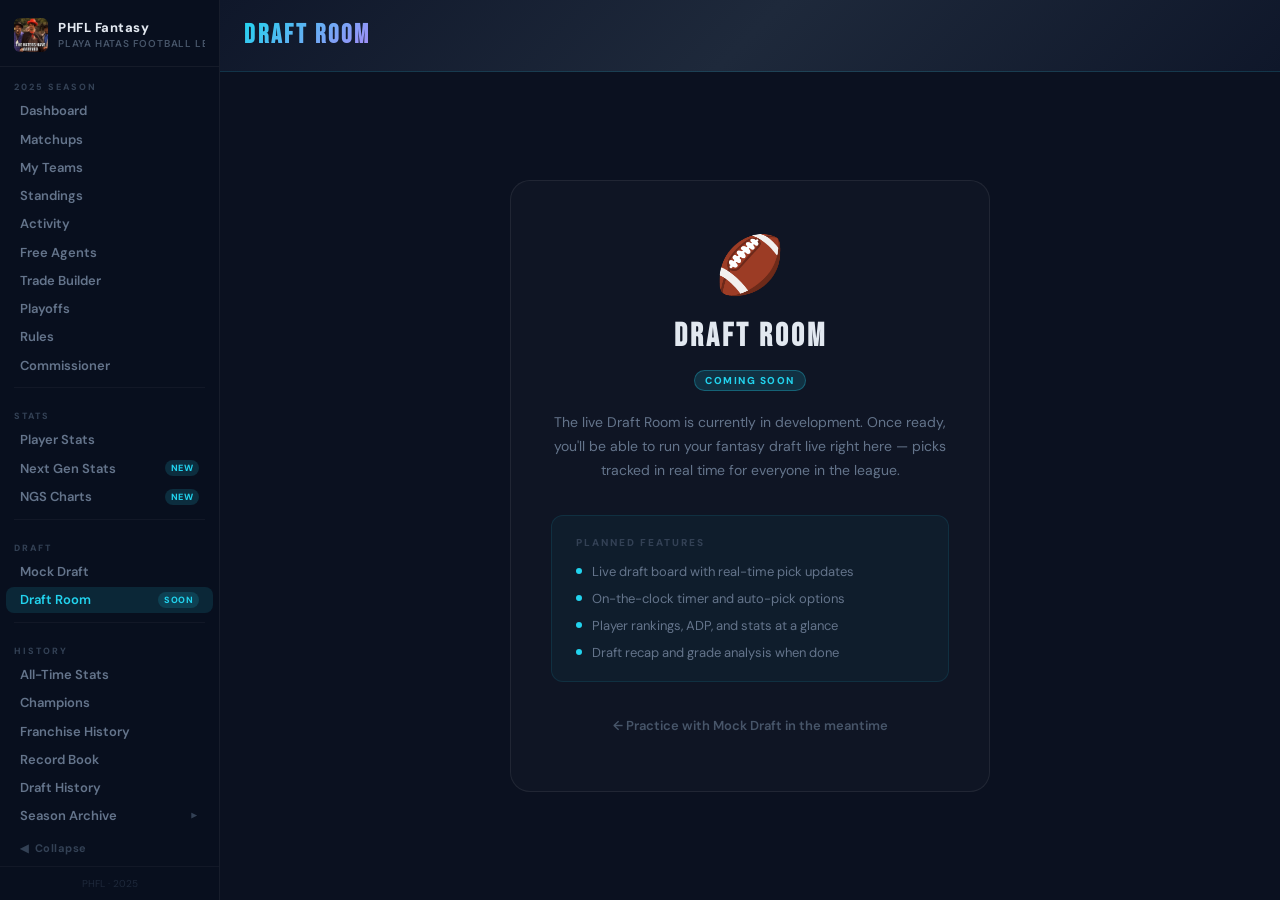
<file: draft-room.html>
<!DOCTYPE html>
<html lang="en">
<head>
<meta charset="UTF-8">
<meta name="viewport" content="width=device-width, initial-scale=1.0">
  <link rel="manifest" href="manifest.json">
  <meta name="theme-color" content="#22d3ee">
  <meta name="mobile-web-app-capable" content="yes">
  <meta name="apple-mobile-web-app-capable" content="yes">
  <meta name="apple-mobile-web-app-status-bar-style" content="black-translucent">
  <meta name="apple-mobile-web-app-title" content="PHFL Fantasy">
  <link rel="apple-touch-icon" href="team-logo/playahatas-logo.jpg">
<title>Draft Room — PHFL Fantasy Football</title>
<link href="https://fonts.googleapis.com/css2?family=Bebas+Neue&family=DM+Sans:wght@400;500;600;700;800&display=swap" rel="stylesheet">
<link rel="stylesheet" href="leftnav.css">
<style>
*{margin:0;padding:0;box-sizing:border-box}
body{display:flex;background:#0b1120;color:#e2e8f0;font-family:'DM Sans','Segoe UI',sans-serif;min-height:100vh}
#shell{display:flex;flex:1;min-height:100vh}
#main{flex:1;min-width:0;width:0;overflow-y:auto;display:flex;flex-direction:column}
::-webkit-scrollbar{width:6px}::-webkit-scrollbar-track{background:#0f172a}::-webkit-scrollbar-thumb{background:#1e293b;border-radius:3px}
.header{background:linear-gradient(135deg,#0f172a,#1e293b,#0f172a);border-bottom:1px solid rgba(34,211,238,0.15);padding:20px 24px;flex-shrink:0}
.header-inner{max-width:1300px;margin:0 auto;display:flex;align-items:center;gap:14px}
.page-title{font-size:26px;font-weight:800;font-family:'Bebas Neue',sans-serif;letter-spacing:3px;background:linear-gradient(135deg,#22d3ee,#a78bfa);-webkit-background-clip:text;-webkit-text-fill-color:transparent}
.content{flex:1;display:flex;align-items:center;justify-content:center;padding:60px 24px}
.soon-card{max-width:480px;width:100%;text-align:center;background:rgba(255,255,255,0.02);border:1px solid rgba(255,255,255,0.07);border-radius:20px;padding:56px 40px}
.soon-icon{font-size:56px;margin-bottom:24px;line-height:1}
.soon-title{font-size:32px;font-weight:800;font-family:'Bebas Neue',sans-serif;letter-spacing:3px;color:#e2e8f0;margin-bottom:12px}
.soon-badge{display:inline-block;background:rgba(34,211,238,0.15);color:#22d3ee;font-size:10px;font-weight:800;padding:3px 10px;border-radius:20px;letter-spacing:1.5px;text-transform:uppercase;border:1px solid rgba(34,211,238,0.3);margin-bottom:20px}
.soon-desc{font-size:14px;color:#64748b;line-height:1.7;margin-bottom:32px}
.soon-features{text-align:left;background:rgba(34,211,238,0.04);border:1px solid rgba(34,211,238,0.1);border-radius:12px;padding:20px 24px;margin-bottom:32px}
.soon-features-title{font-size:10px;font-weight:800;color:#334155;text-transform:uppercase;letter-spacing:2px;margin-bottom:14px}
.soon-feature{display:flex;align-items:flex-start;gap:10px;margin-bottom:10px;font-size:13px;color:#64748b}
.soon-feature:last-child{margin-bottom:0}
.soon-feature-dot{width:6px;height:6px;border-radius:50%;background:#22d3ee;margin-top:5px;flex-shrink:0}
.back-link{display:inline-flex;align-items:center;gap:6px;color:#475569;font-size:13px;font-weight:600;text-decoration:none;transition:color .15s}
.back-link:hover{color:#94a3b8}
</style>
</head>
<body>
<div id="shell">
<nav id="leftnav"></nav>
<div id="main">
<div id="ln-topbar">
  <button id="ln-mobile-btn" onclick="lnToggleMobile()">&#9776;</button>
  <span class="ln-topbar-title">Playa Hatas Football League</span>
</div>
<div class="header">
  <div class="header-inner">
    <div class="page-title">Draft Room</div>
  </div>
</div>
<div class="content">
  <div class="soon-card">
    <div class="soon-icon">🏈</div>
    <div class="soon-title">Draft Room</div>
    <div class="soon-badge">Coming Soon</div>
    <p class="soon-desc">The live Draft Room is currently in development. Once ready, you'll be able to run your fantasy draft live right here — picks tracked in real time for everyone in the league.</p>
    <div class="soon-features">
      <div class="soon-features-title">Planned Features</div>
      <div class="soon-feature"><div class="soon-feature-dot"></div><span>Live draft board with real-time pick updates</span></div>
      <div class="soon-feature"><div class="soon-feature-dot"></div><span>On-the-clock timer and auto-pick options</span></div>
      <div class="soon-feature"><div class="soon-feature-dot"></div><span>Player rankings, ADP, and stats at a glance</span></div>
      <div class="soon-feature"><div class="soon-feature-dot"></div><span>Draft recap and grade analysis when done</span></div>
    </div>
    <a href="mock-draft.html" class="back-link">&#8592; Practice with Mock Draft in the meantime</a>
  </div>
</div>
</div>
</div>
<script src="leftnav.js"></script>
<script>initLeftNav('draft-room.html', {leagueName:'PHFL Fantasy',leagueSub:'Playa Hatas Football League',logo:'team-logo/playahatas-logo.jpg',footerText:'PHFL &middot; 2025'});</script>
<script>
if ('serviceWorker' in navigator) {
  window.addEventListener('load', () => {
    navigator.serviceWorker.register('./sw.js').catch(() => {});
  });
}
</script>
</body>
</html>
</file>
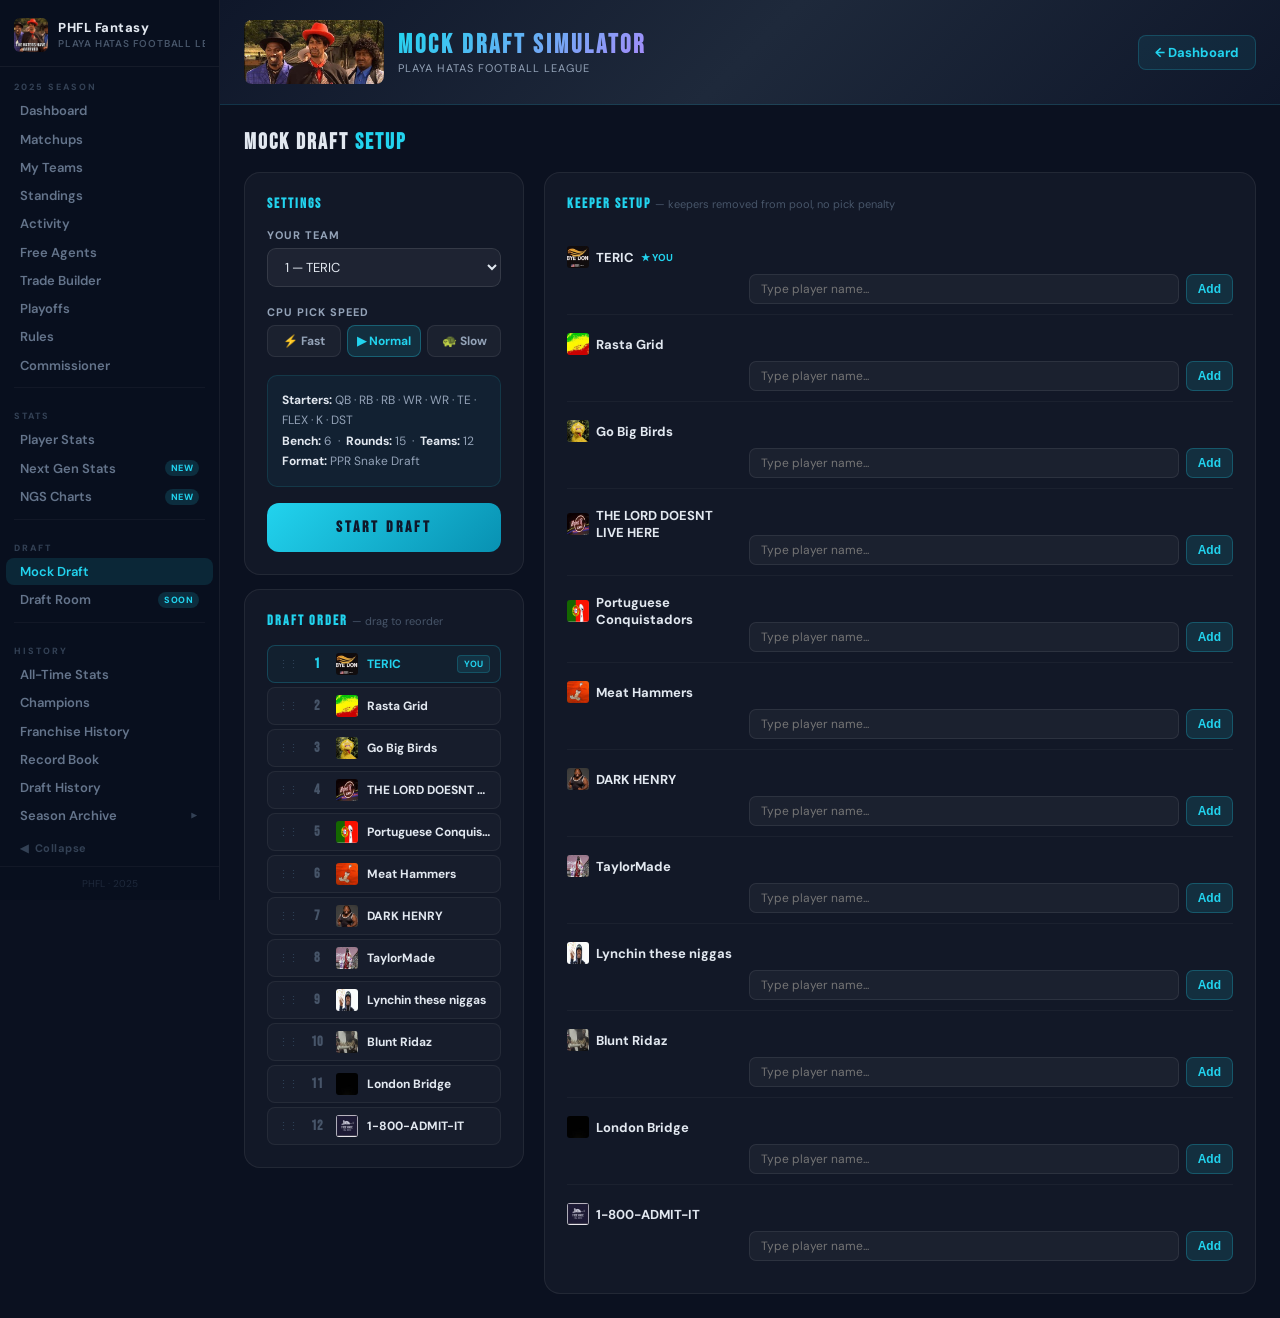
<file: mock-draft.html>
<!DOCTYPE html>
<html lang="en">
<head>
<meta charset="UTF-8">
<meta name="viewport" content="width=device-width, initial-scale=1.0">
  <link rel="manifest" href="manifest.json">
  <meta name="theme-color" content="#22d3ee">
  <meta name="mobile-web-app-capable" content="yes">
  <meta name="apple-mobile-web-app-capable" content="yes">
  <meta name="apple-mobile-web-app-status-bar-style" content="black-translucent">
  <meta name="apple-mobile-web-app-title" content="PHFL Fantasy">
  <link rel="apple-touch-icon" href="team-logo/playahatas-logo.jpg">
<title>Mock Draft — PHFL Fantasy Football</title>
<link href="https://fonts.googleapis.com/css2?family=Bebas+Neue&family=DM+Sans:wght@400;500;600;700;800&display=swap" rel="stylesheet">
<link rel="stylesheet" href="leftnav.css">
<script src="data/player_stats_2025.js"></script>
<style>
*{margin:0;padding:0;box-sizing:border-box}
body{display:flex;background:#0b1120;color:#e2e8f0;font-family:'DM Sans','Segoe UI',sans-serif;min-height:100vh}
#shell{display:flex;flex:1;min-height:100vh}
#app{display:block;flex:unset}
#main{flex:1;min-width:0;width:0;overflow-y:auto}
::-webkit-scrollbar{width:6px}::-webkit-scrollbar-track{background:#0f172a}::-webkit-scrollbar-thumb{background:#1e293b;border-radius:3px}
a{color:#22d3ee;text-decoration:none}
.header{background:linear-gradient(135deg,#0f172a,#1e293b,#0f172a);border-bottom:1px solid rgba(34,211,238,0.15);padding:20px 24px}
.header-inner{max-width:1300px;margin:0 auto;display:flex;align-items:center;justify-content:space-between;gap:16px}
.header-left{display:flex;align-items:center;gap:14px}
.page-title{font-size:26px;font-weight:800;font-family:'Bebas Neue',sans-serif;letter-spacing:3px;background:linear-gradient(135deg,#22d3ee,#a78bfa);-webkit-background-clip:text;-webkit-text-fill-color:transparent}
.page-sub{font-size:11px;color:#94a3b8;letter-spacing:1px}
.back-btn{padding:8px 16px;border-radius:8px;background:rgba(34,211,238,0.08);border:1px solid rgba(34,211,238,0.2);color:#22d3ee;font-size:13px;font-weight:700;cursor:pointer;text-decoration:none;white-space:nowrap}
.page{max-width:1300px;margin:0 auto;padding:24px}
.sec-title{font-size:22px;font-weight:800;font-family:'Bebas Neue',sans-serif;letter-spacing:2px;color:#e2e8f0;margin-bottom:16px}
.sec-title em{color:#22d3ee;font-style:normal}
.panel{background:rgba(255,255,255,0.03);border:1px solid rgba(255,255,255,0.07);border-radius:16px;padding:22px}
.panel-title{font-size:14px;font-weight:800;font-family:'Bebas Neue',sans-serif;letter-spacing:2px;color:#22d3ee;margin-bottom:16px}
.field{margin-bottom:18px}
.field-label{font-size:11px;color:#94a3b8;text-transform:uppercase;letter-spacing:1px;font-weight:700;margin-bottom:6px}
select.sel,input.inp{background:rgba(255,255,255,0.05);border:1px solid rgba(255,255,255,0.1);border-radius:9px;color:#e2e8f0;font-family:'DM Sans',sans-serif;font-size:13px;padding:9px 13px;width:100%;outline:none;transition:border-color .2s}
select.sel:focus,input.inp:focus{border-color:rgba(34,211,238,0.4)}
select.sel option{background:#1e293b}
.speed-row{display:flex;gap:6px}
.speed-btn{flex:1;padding:7px;border-radius:8px;background:rgba(255,255,255,0.04);border:1px solid rgba(255,255,255,0.08);color:#94a3b8;font-size:12px;font-weight:700;cursor:pointer;font-family:'DM Sans',sans-serif;transition:all .15s;text-align:center}
.speed-btn.on{background:rgba(34,211,238,0.12);border-color:rgba(34,211,238,0.3);color:#22d3ee}
.info-box{background:rgba(34,211,238,0.05);border:1px solid rgba(34,211,238,0.12);border-radius:10px;padding:14px;font-size:12px;color:#94a3b8;line-height:1.7;margin-bottom:16px}
.info-box b{color:#e2e8f0}
.start-btn{width:100%;padding:15px;border-radius:12px;background:linear-gradient(135deg,#22d3ee,#0891b2);border:none;color:#0f172a;font-size:16px;font-weight:800;font-family:'Bebas Neue',sans-serif;letter-spacing:3px;cursor:pointer;transition:all .2s}
.start-btn:hover{transform:translateY(-2px);box-shadow:0 8px 24px rgba(34,211,238,0.35)}
.start-btn:disabled{opacity:0.5;cursor:not-allowed;transform:none}
.keeper-section{display:flex;flex-direction:column;gap:0}
.keeper-row{display:grid;grid-template-columns:170px 1fr;gap:12px;align-items:start;padding:10px 0;border-bottom:1px solid rgba(255,255,255,0.04)}
.keeper-row:last-child{border-bottom:none}
.keeper-team-name{font-size:13px;font-weight:700;color:#e2e8f0;padding-top:8px;word-break:break-word}
.keeper-you{font-size:10px;color:#22d3ee;font-weight:700;display:block}
.chips-wrap{display:flex;flex-wrap:wrap;gap:5px;min-height:30px;align-items:center;margin-bottom:6px}
.chip{display:inline-flex;align-items:center;gap:5px;padding:3px 9px;border-radius:20px;font-size:11px;font-weight:700;background:rgba(34,211,238,0.1);border:1px solid rgba(34,211,238,0.25);color:#22d3ee}
.chip-x{background:none;border:none;color:#64748b;cursor:pointer;font-size:13px;line-height:1;padding:0 1px;font-weight:700}
.chip-x:hover{color:#ef4444}
.ki-wrap{position:relative;display:flex;gap:7px}
.ki-wrap input{flex:1;background:rgba(255,255,255,0.04);border:1px solid rgba(255,255,255,0.08);border-radius:7px;color:#e2e8f0;font-size:12px;padding:6px 11px;outline:none;font-family:'DM Sans',sans-serif}
.ki-wrap input:focus{border-color:rgba(34,211,238,0.35)}
.ki-add{padding:6px 11px;border-radius:7px;background:rgba(34,211,238,0.12);border:1px solid rgba(34,211,238,0.25);color:#22d3ee;font-size:12px;font-weight:700;cursor:pointer;white-space:nowrap}
.sugg-box{position:absolute;top:100%;left:0;right:40px;z-index:200;background:#1a2540;border:1px solid rgba(255,255,255,0.12);border-radius:8px;box-shadow:0 8px 24px rgba(0,0,0,0.6);max-height:170px;overflow-y:auto;margin-top:3px;display:none}
.sugg-box.open{display:block}
.sugg-item{padding:7px 11px;font-size:12px;cursor:pointer;display:flex;align-items:center;gap:7px}
.sugg-item:hover{background:rgba(255,255,255,0.06)}
.draft-bar{background:rgba(34,211,238,0.06);border:1px solid rgba(34,211,238,0.14);border-radius:12px;padding:14px 18px;margin-bottom:16px;display:flex;align-items:center;justify-content:space-between;flex-wrap:wrap;gap:10px}
.last-pick-card{background:rgba(255,255,255,0.03);border:1px solid rgba(255,255,255,0.07);border-radius:10px;padding:8px 12px;min-width:180px}
.last-pick-empty{min-height:62px;display:flex;flex-direction:column;justify-content:center}
.d-round{font-size:30px;font-weight:800;font-family:'Bebas Neue',sans-serif;letter-spacing:2px;color:#22d3ee}
.d-pick-info{font-size:12px;color:#64748b;margin-top:2px}
.d-clock-label{font-size:10px;color:#64748b;text-transform:uppercase;letter-spacing:1px;text-align:right}
.d-clock-team{font-size:12px;font-weight:800;color:#e2e8f0;text-align:center;display:flex;flex-direction:column;align-items:center;gap:4px}
.d-clock-team.my-turn{color:#22d3ee;animation:pgn 1.2s ease-in-out infinite}
@keyframes pgn{0%,100%{color:#22d3ee}50%{color:#67e8f9}}
.draft-layout{display:grid;grid-template-columns:1fr 310px;gap:14px}
.search-inp{width:100%;background:rgba(255,255,255,0.04);border:1px solid rgba(255,255,255,0.09);border-radius:9px;color:#e2e8f0;font-size:13px;padding:9px 13px;outline:none;font-family:'DM Sans',sans-serif;margin-bottom:10px}
.search-inp:focus{border-color:rgba(34,211,238,0.35)}
.pos-btns{display:flex;gap:5px;flex-wrap:wrap;margin-bottom:10px}
.pos-btn{padding:5px 13px;border-radius:20px;border:1px solid rgba(255,255,255,0.09);background:transparent;color:#64748b;font-size:12px;font-weight:700;cursor:pointer;font-family:'DM Sans',sans-serif;transition:all .15s}
.pos-btn.on{border-color:rgba(34,211,238,0.35);background:rgba(34,211,238,0.1);color:#22d3ee}
.plist{background:rgba(255,255,255,0.02);border:1px solid rgba(255,255,255,0.05);border-radius:11px;overflow:hidden;max-height:calc(100vh - 300px);overflow-y:auto}
.plist-hdr{display:grid;grid-template-columns:34px 40px 1fr 46px 36px 70px 52px 68px;gap:6px;padding:8px 12px;font-size:10px;color:#475569;text-transform:uppercase;letter-spacing:1px;font-weight:700;border-bottom:1px solid rgba(255,255,255,0.06);background:rgba(0,0,0,0.2)}
.pitem{display:grid;grid-template-columns:34px 40px 1fr 46px 36px 70px 52px 68px;gap:6px;align-items:center;padding:7px 12px;border-bottom:1px solid rgba(255,255,255,0.025);transition:background .12s}
.pitem:hover{background:rgba(255,255,255,0.025)}
.p-rank{font-size:12px;color:#475569;font-weight:700;text-align:center}
.p-photo{width:34px;height:34px;border-radius:50%;object-fit:cover;background:#1e293b;border:1px solid rgba(255,255,255,0.08);display:block}
.p-photo-ph{width:34px;height:34px;border-radius:50%;background:#1e293b;border:1px solid rgba(255,255,255,0.06);display:flex;align-items:center;justify-content:center;font-size:9px;color:#475569}
.p-name{font-size:12px;font-weight:700;color:#e2e8f0;white-space:nowrap;overflow:hidden;text-overflow:ellipsis}
.p-team{font-size:10px;color:#475569;margin-top:1px}
.pos-badge{font-size:10px;font-weight:800;padding:2px 7px;border-radius:5px;text-align:center;white-space:nowrap}
.pos-QB{color:#f472b6;background:rgba(244,114,182,0.12)}
.pos-RB{color:#22d3ee;background:rgba(34,211,238,0.12)}
.pos-WR{color:#34d399;background:rgba(52,211,153,0.12)}
.pos-TE{color:#fb923c;background:rgba(251,146,60,0.12)}
.pos-K{color:#facc15;background:rgba(250,204,21,0.12)}
.pos-DST{color:#a78bfa;background:rgba(167,139,250,0.12)}
.p-pts{font-size:12px;font-weight:700;color:#94a3b8;text-align:right}
.draft-btn{padding:4px 11px;border-radius:6px;background:rgba(34,211,238,0.14);border:1px solid rgba(34,211,238,0.28);color:#22d3ee;font-size:11px;font-weight:700;cursor:pointer;font-family:'DM Sans',sans-serif;transition:all .12s;white-space:nowrap}
.draft-btn:hover{background:rgba(34,211,238,0.25)}
.cpu-badge{padding:4px 10px;border-radius:6px;background:rgba(255,255,255,0.04);border:1px solid rgba(255,255,255,0.07);color:#475569;font-size:10px;font-weight:600;text-align:center}
.r-panel{background:rgba(255,255,255,0.02);border:1px solid rgba(255,255,255,0.05);border-radius:11px;padding:14px;margin-bottom:12px}
.r-title{font-size:11px;font-weight:800;font-family:'Bebas Neue',sans-serif;letter-spacing:1.5px;color:#64748b;margin-bottom:10px}
.r-pick{display:flex;align-items:center;gap:7px;padding:5px 0;border-bottom:1px solid rgba(255,255,255,0.03);font-size:11px}
.r-pick:last-child{border-bottom:none}
.r-rnd{color:#475569;font-size:10px;font-weight:700;width:20px;flex-shrink:0}
.r-empty{flex:1;text-align:center;color:#1e3a3a;font-size:10px;background:rgba(255,255,255,0.01);border:1px dashed rgba(255,255,255,0.04);border-radius:4px;padding:3px 6px}
.sched-item{display:flex;justify-content:space-between;padding:4px 8px;border-radius:5px;font-size:11px;background:rgba(255,255,255,0.02);margin-bottom:3px}
.sched-item.next{background:rgba(34,211,238,0.08);color:#22d3ee}
.sched-item.done{color:#475569}
.hist-panel{padding-bottom:8px}
.hist-scroll{max-height:280px;overflow-y:auto;margin-top:2px}
.hist-scroll::-webkit-scrollbar{width:4px}.hist-scroll::-webkit-scrollbar-track{background:transparent}.hist-scroll::-webkit-scrollbar-thumb{background:#1e293b;border-radius:2px}
.hist-round-hdr{font-size:9px;font-weight:800;color:#475569;text-transform:uppercase;letter-spacing:1px;padding:6px 0 3px;border-top:1px solid rgba(255,255,255,0.04);margin-top:2px}
.hist-round-hdr:first-child{border-top:none;margin-top:0}
.hist-row{display:flex;align-items:center;gap:5px;padding:4px 0;border-bottom:1px solid rgba(255,255,255,0.025)}
.hist-row:last-child{border-bottom:none}
.hist-pick{font-size:9px;color:#334155;font-weight:700;min-width:22px;flex-shrink:0}
.board-toggle{width:100%;padding:9px;border-radius:8px;background:rgba(255,255,255,0.02);border:1px solid rgba(255,255,255,0.07);color:#64748b;font-size:12px;font-weight:700;cursor:pointer;font-family:'DM Sans',sans-serif;margin-top:10px;display:flex;align-items:center;justify-content:center;gap:7px}
.board-wrap{margin-top:10px;overflow-x:auto}
.board-tbl{border-collapse:collapse;font-size:10px;white-space:nowrap}
.board-tbl th{padding:5px 7px;background:#0d1526;color:#475569;font-weight:700;text-transform:uppercase;letter-spacing:.4px;border-bottom:2px solid rgba(255,255,255,0.07);min-width:80px;text-align:center}
.board-tbl th.rnd-th{min-width:36px;color:#94a3b8}
.bc{padding:4px 7px;border:1px solid rgba(255,255,255,0.03);text-align:center;vertical-align:middle;min-width:80px}
.bc.mine{background:rgba(34,211,238,0.06);border-color:rgba(34,211,238,0.12)}
.bc.cur{background:rgba(34,211,238,0.14);border-color:rgba(34,211,238,0.35);animation:blink .9s ease-in-out infinite}
@keyframes blink{0%,100%{background:rgba(34,211,238,0.1)}50%{background:rgba(34,211,238,0.22)}}
.grades-grid{display:grid;grid-template-columns:repeat(auto-fill,minmax(230px,1fr));gap:10px;margin-bottom:28px}
.grade-card{background:rgba(255,255,255,0.025);border:1px solid rgba(255,255,255,0.06);border-radius:13px;padding:16px;position:relative;overflow:hidden}
.grade-card.mine{border-color:rgba(34,211,238,0.25);background:rgba(34,211,238,0.03)}
.g-letter{position:absolute;top:12px;right:14px;font-size:42px;font-weight:800;font-family:'Bebas Neue',sans-serif;line-height:1;opacity:.85}
.g-team{font-size:13px;font-weight:800;color:#e2e8f0;margin-bottom:3px;padding-right:52px}
.g-pts{font-size:11px;color:#64748b;margin-bottom:8px}
.g-best{font-size:11px;color:#94a3b8}
.g-best b{color:#e2e8f0}
.rosters-grid{display:grid;grid-template-columns:repeat(auto-fill,minmax(270px,1fr));gap:12px}
.rc{background:rgba(255,255,255,0.02);border:1px solid rgba(255,255,255,0.05);border-radius:12px;overflow:hidden}
.rc.mine{border-color:rgba(34,211,238,0.22)}
.rc-hdr{padding:11px 14px;background:rgba(255,255,255,0.025);border-bottom:1px solid rgba(255,255,255,0.05);display:flex;align-items:center;justify-content:space-between}
.rc-name{font-size:13px;font-weight:800;color:#e2e8f0}
.rc-pick{display:flex;align-items:center;gap:7px;padding:6px 14px;border-bottom:1px solid rgba(255,255,255,0.025);font-size:11px}
.rc-rnd{color:#475569;font-size:10px;font-weight:700;width:52px;flex-shrink:0}
.k-tag{font-size:9px;background:rgba(250,204,21,0.1);color:#facc15;border:1px solid rgba(250,204,21,0.18);border-radius:3px;padding:1px 4px;font-weight:700;margin-right:3px}
.res-btn{padding:9px 18px;border-radius:9px;background:rgba(34,211,238,0.08);border:1px solid rgba(34,211,238,0.2);color:#22d3ee;font-size:13px;font-weight:700;cursor:pointer;font-family:'DM Sans',sans-serif}
.res-btn:hover{background:rgba(34,211,238,0.16)}
.spinner{display:inline-block;width:18px;height:18px;border:2px solid rgba(255,255,255,0.08);border-top-color:#22d3ee;border-radius:50%;animation:spin .65s linear infinite;vertical-align:middle}
@keyframes spin{to{transform:rotate(360deg)}}
.loading{text-align:center;padding:60px;color:#64748b;font-size:14px}
.setup-grid{display:grid;grid-template-columns:280px 1fr;gap:20px;align-items:start}
@media(max-width:960px){.setup-grid{grid-template-columns:1fr}.draft-layout{grid-template-columns:1fr}.plist{max-height:50vh}}
.team-logo{width:16px;height:16px;object-fit:contain;flex-shrink:0;vertical-align:middle}
.p-stat{font-size:11px;font-weight:700;color:#e2e8f0;text-align:right;line-height:1.3}
.p-stat-sub{font-size:10px;color:#475569;text-align:right}
.p-adp{font-size:11px;font-weight:700;color:#64748b;text-align:center}
@media(max-width:600px){.plist-hdr,.pitem{grid-template-columns:26px 1fr 44px 58px;gap:4px}.plist-hdr>:nth-child(2),.pitem>:nth-child(2),.plist-hdr>:nth-child(5),.pitem>:nth-child(5),.plist-hdr>:nth-child(6),.pitem>:nth-child(6),.plist-hdr>:nth-child(7),.pitem>:nth-child(7){display:none}}
/* ===== MODAL ===== */
.modal-overlay{position:fixed;inset:0;background:rgba(0,0,0,0.88);z-index:1000;overflow-y:auto;padding:20px 16px;backdrop-filter:blur(6px)}
.modal-card{max-width:720px;margin:0 auto;background:#0d1526;border:1px solid rgba(255,255,255,0.1);border-radius:20px;overflow:hidden}
.modal-topbar{display:flex;align-items:center;justify-content:space-between;padding:14px 20px;border-bottom:1px solid rgba(255,255,255,0.07);background:rgba(255,255,255,0.02)}
.modal-close{background:rgba(255,255,255,0.06);border:1px solid rgba(255,255,255,0.1);color:#94a3b8;width:32px;height:32px;border-radius:8px;cursor:pointer;font-size:18px;line-height:1;display:flex;align-items:center;justify-content:center;font-family:'DM Sans',sans-serif}
.modal-close:hover{background:rgba(239,68,68,0.15);border-color:rgba(239,68,68,0.3);color:#ef4444}
.modal-body{padding:20px}
.modal-header{display:flex;gap:20px;align-items:flex-start;margin-bottom:20px;flex-wrap:wrap}
.modal-photo{width:96px;height:96px;border-radius:14px;object-fit:cover;background:rgba(255,255,255,0.05);flex-shrink:0;border:2px solid rgba(255,255,255,0.08)}
.modal-photo-ph{width:96px;height:96px;border-radius:14px;background:rgba(255,255,255,0.05);display:flex;align-items:center;justify-content:center;font-size:32px;flex-shrink:0;border:2px solid rgba(255,255,255,0.06)}
.modal-name{font-size:24px;font-weight:800;color:#f1f5f9;margin-bottom:5px}
.modal-team-row{display:flex;align-items:center;gap:8px;margin-bottom:8px}
.modal-bio{font-size:12px;color:#64748b;display:flex;gap:10px;flex-wrap:wrap;margin-bottom:10px}
.modal-stat-bar{display:flex;gap:12px;flex-wrap:wrap;margin-bottom:22px}
.modal-stat{background:rgba(255,255,255,0.03);border:1px solid rgba(255,255,255,0.06);border-radius:10px;padding:10px 14px;text-align:center;flex:1;min-width:70px}
.modal-stat-val{font-size:18px;font-weight:800;font-family:'Bebas Neue',sans-serif;letter-spacing:1px}
.modal-stat-lbl{font-size:10px;color:#475569;text-transform:uppercase;letter-spacing:1px;margin-top:2px}
.modal-section{margin-bottom:22px}
.modal-sec-title,.modal-section-title{font-size:12px;font-weight:800;font-family:'Bebas Neue',sans-serif;letter-spacing:2px;color:#475569;text-transform:uppercase;margin-bottom:10px;padding-bottom:6px;border-bottom:1px solid rgba(255,255,255,0.05)}
/* NGS Charts in popup */
.ngs-wk-pills{display:flex;flex-wrap:wrap;gap:4px;margin-bottom:12px}
.ngs-wk-pill{background:rgba(255,255,255,0.03);border:1px solid rgba(255,255,255,0.07);border-radius:6px;padding:4px 10px;font-size:10px;font-weight:800;color:#475569;cursor:pointer;font-family:'DM Sans',sans-serif;letter-spacing:.5px;transition:all .15s;white-space:nowrap}
.ngs-wk-pill:hover{color:#94a3b8;border-color:rgba(255,255,255,0.12)}
.ngs-wk-pill.on{background:rgba(34,211,238,0.12);border-color:rgba(34,211,238,0.35);color:#22d3ee}
.ngs-card-row{display:flex;gap:10px;flex-wrap:wrap}
.ngs-card{background:rgba(255,255,255,0.02);border:1px solid rgba(255,255,255,0.06);border-radius:10px;overflow:hidden;cursor:pointer;transition:border-color .15s;flex:1;min-width:140px;max-width:260px}
.ngs-card:hover{border-color:rgba(34,211,238,0.3);background:rgba(34,211,238,0.03)}
.ngs-type-lbl{font-size:9px;font-weight:800;letter-spacing:1px;color:#475569;text-transform:uppercase;padding:7px 10px 0}
.ngs-card-img{width:100%;display:block}
.ngs-card-no-img{height:100px;display:flex;align-items:center;justify-content:center;color:#334155;font-size:11px}
.ngs-stats-line{font-size:10px;color:#64748b;padding:4px 10px 8px;line-height:1.4}
.news-item{padding:10px 0;border-bottom:1px solid rgba(255,255,255,0.04)}
.news-item:last-child{border-bottom:none}
.news-title{font-size:13px;font-weight:700;color:#e2e8f0;text-decoration:none;line-height:1.45;display:block}
.news-title:hover{color:#22d3ee}
.news-date{font-size:10px;color:#475569;white-space:nowrap;flex-shrink:0;padding-top:2px}
.news-desc{font-size:11px;color:#64748b;margin-top:4px;line-height:1.55}
.news-src{font-size:10px;color:#334155;margin-top:5px;font-weight:700;text-transform:uppercase;letter-spacing:.5px}
.modal-table{width:100%;border-collapse:collapse;font-size:12px}
.modal-table th{padding:6px 8px;text-align:right;font-size:10px;color:#475569;text-transform:uppercase;letter-spacing:.8px;font-weight:700;border-bottom:1px solid rgba(255,255,255,0.07)}
.modal-table th:first-child,.modal-table td:first-child{text-align:left}
.modal-table td{padding:6px 8px;text-align:right;border-bottom:1px solid rgba(255,255,255,0.03);color:#94a3b8;vertical-align:middle}
.modal-table tr:hover td{background:rgba(255,255,255,0.02)}
.modal-table .pts-cell{font-weight:800;color:#e2e8f0}
.modal-table .best-week td{background:rgba(34,211,238,0.06)!important}
.pts-bar-wrap{display:flex;align-items:center;gap:6px}
.pts-bar{height:4px;border-radius:2px;background:rgba(34,211,238,0.6);flex-shrink:0}
.career-row-active td{color:#e2e8f0}
/* Main tabs */
.main-tabs{display:flex;gap:5px;margin-bottom:10px}
.main-tab{padding:6px 16px;border-radius:20px;border:1px solid rgba(255,255,255,0.09);background:transparent;color:#64748b;font-size:12px;font-weight:700;cursor:pointer;font-family:'DM Sans',sans-serif;transition:all .15s}
.main-tab.on{border-color:rgba(34,211,238,0.35);background:rgba(34,211,238,0.1);color:#22d3ee}
/* Queue */
.q-item{display:flex;align-items:center;gap:7px;padding:6px 8px;border-radius:7px;background:rgba(255,255,255,0.02);border:1px solid rgba(255,255,255,0.04);margin-bottom:4px;cursor:grab;user-select:none;transition:background .1s}
.q-item.drag-over{border-color:rgba(34,211,238,0.4)!important;background:rgba(34,211,238,0.07)!important}
.q-drag{color:#2d4060;font-size:11px;letter-spacing:-1px;flex-shrink:0}
.q-num{font-size:10px;font-weight:800;color:#475569;min-width:14px;text-align:center;flex-shrink:0}
.q-remove{background:none;border:none;color:#2d4060;cursor:pointer;font-size:16px;padding:0 2px;line-height:1;flex-shrink:0;font-family:'DM Sans',sans-serif}
.q-remove:hover{color:#ef4444}
.star-btn{background:none;border:none;cursor:pointer;font-size:14px;padding:2px 3px;color:#2d3f55;line-height:1;transition:color .12s;flex-shrink:0}
.star-btn.on{color:#facc15}
.star-btn:hover{color:#facc15}
/* Draft order */
.order-list{display:flex;flex-direction:column;gap:4px}
.order-item{display:flex;align-items:center;gap:9px;padding:7px 10px;border-radius:8px;background:rgba(255,255,255,0.025);border:1px solid rgba(255,255,255,0.06);cursor:grab;user-select:none;transition:all .1s}
.order-item:hover{background:rgba(255,255,255,0.045)}
.order-item.drag-over{border-color:rgba(34,211,238,0.45)!important;background:rgba(34,211,238,0.09)!important}
.order-item.is-mine{border-color:rgba(34,211,238,0.22);background:rgba(34,211,238,0.04)!important}
.order-drag-handle{color:#2d3f55;font-size:11px;letter-spacing:-1px;flex-shrink:0}
.order-slot{font-size:14px;font-weight:800;font-family:'Bebas Neue',sans-serif;min-width:20px;text-align:center;flex-shrink:0}
/* Visual board */
.vboard-wrap{overflow-x:auto;-webkit-overflow-scrolling:touch}
.vboard-tbl{border-collapse:collapse;table-layout:fixed}
.vboard-rnd-td{font-size:10px;font-weight:800;color:#475569;text-align:center;padding:0 3px;border:1px solid rgba(255,255,255,0.04);background:rgba(0,0,0,0.2);min-width:30px;white-space:nowrap;vertical-align:middle}
.vboard-th{background:#0d1526;border:1px solid rgba(255,255,255,0.06);padding:6px 4px;text-align:center;font-size:10px;font-weight:800;color:#94a3b8;letter-spacing:.3px;width:88px;max-width:88px;overflow:hidden;vertical-align:middle}
.vboard-cell{width:88px;max-width:88px;padding:4px 3px;border:1px solid rgba(255,255,255,0.05);vertical-align:top;text-align:center;position:relative}
.vboard-cell.v-mine{background:rgba(34,211,238,0.05);border-color:rgba(34,211,238,0.1)}
.vboard-cell.v-cur{background:rgba(34,211,238,0.14);border-color:rgba(34,211,238,0.35);animation:blink .9s ease-in-out infinite}
.vboard-cell.v-queued{outline:2px solid rgba(250,204,21,0.45);outline-offset:-2px}
</style>
</head>
<body>
<div id="shell">
<nav id="leftnav"></nav>
<div id="main">
<div id="ln-topbar">
  <button id="ln-mobile-btn" onclick="lnToggleMobile()">&#9776;</button>
  <span class="ln-topbar-title">Playa Hatas Football League</span>
</div>
<div id="p-modal" style="display:none" class="modal-overlay" onclick="if(event.target===this)closePlayerModal()">
  <div class="modal-card">
    <div class="modal-topbar">
      <div id="p-modal-label" style="font-size:12px;color:#475569;font-weight:700;text-transform:uppercase;letter-spacing:1px"></div>
      <button class="modal-close" onclick="closePlayerModal()">✕</button>
    </div>
    <div class="modal-body" id="p-modal-body"></div>
  </div>
</div>
<div class="header">
  <div class="header-inner">
    <div class="header-left">
      <div style="height:64px;overflow:hidden;border-radius:8px;line-height:0;flex-shrink:0"><img src="team-logo/playahatas-logo.jpg" alt="PHFL" style="height:105px;width:auto;display:block"></div>
      <div>
        <div class="page-title">MOCK DRAFT SIMULATOR</div>
        <div class="page-sub">PLAYA HATAS FOOTBALL LEAGUE</div>
      </div>
    </div>
    <a href="index.html" class="back-btn">← Dashboard</a>
  </div>
</div>
<div class="page" id="app"><div class="loading"><span class="spinner"></span> Loading player data...</div></div>

<script>
/* ===== LEAGUE CONFIG ===== */
const LEAGUE = {
  name: "Playa Hatas Football League",
  short: "PHFL",
  accent: "#22d3ee",
  rounds: 15,
  nTeams: 12,
  starters: {QB:1,RB:2,WR:2,TE:1,FLEX:1,K:1,DST:1},
  flexPos: ['RB','WR','TE'],
  bench: 6,
  teamNames: ["TERIC","Rasta Grid","Go Big Birds","THE LORD DOESNT LIVE HERE","Portuguese Conquistadors","Meat Hammers","DARK HENRY","TaylorMade","Lynchin these niggas","Blunt Ridaz","London Bridge","1-800-ADMIT-IT"],
  franchiseLogos: {"1-800-ADMIT-IT":"1800admitit-logo.jpg","Blunt Ridaz":"bluntridaz-logo.jpg","DARK HENRY":"darkhenry-logo.jpg","Go Big Birds":"gobigbirds-logo.png","London Bridge":"londonbridge-logo.jpg","Lynchin these niggas":"lynchin-logo.jpg","Meat Hammers":"meathammers-logo.jpg","Portuguese Conquistadors":"portuguese-logo.png","Rasta Grid":"rastagrid-logo.jpg","TERIC":"teric-logo.jpg","THE LORD DOESNT LIVE HERE":"thelorddoesntlivehere-logo.jpg","TaylorMade":"taylormade-logo.jpg"},
  statsUrl: "data/player_stats_2025.json",
  metaUrl: "https://calves86.github.io/nfl-stats-data/player_meta.json",
};
const N = LEAGUE.nTeams;
const TOTAL = LEAGUE.rounds * N;

let S = {
  screen: 'setup', loaded: false, players: [], meta: {}, available: new Set(),
  draftSpot: 1, keepers: Array.from({length:N},()=>[]), rosters: Array.from({length:N},()=>[]),
  currentPick: 0, search: '', filterPos: 'ALL', showBoard: false,
  speed: 900, cpuTimer: null, autoPick: false, teamLogos: {}, weeklyStats: {},
  teamOrder: [...LEAGUE.teamNames],
  queue: [],
  mainTab: 'players',
};
let CAREER_STATS = null;
let NEWS_CACHE = {};
let LOCAL_NEWS = null;
let MODAL_PID = null;

async function loadData() {
  // Load local stats from preloaded script tag (works with file:// protocol)
  const sd = window.PLAYER_STATS_DATA;
  if(sd){
    const raw=[];
    for(const [id,p] of Object.entries(sd)){
      if(!['QB','RB','WR','TE','K','DST'].includes(p.position))continue;
      const weeks=Object.values(p.stats||{});
      const pts=weeks.reduce((s,w)=>s+(w.fpts||0),0);
      const gp=weeks.filter(w=>w.fpts>0).length;
      const ppg=gp>0?Math.round(pts/gp*10)/10:0;
      S.weeklyStats[id]=p.stats||{};
      const byeWk=Object.entries(p.stats||{}).find(([,w])=>w.opp==='-');
      const bye=byeWk?+byeWk[0]:null;
      raw.push({id,name:p.name,pos:p.position,team:p.nfl_team||'',totalPts:Math.round(pts*10)/10,gp,ppg,bye});
    }
    S.players=computeVOR(raw);S.available=new Set(S.players.map(p=>p.id));S.loaded=true;
  }
  // Load remote meta (photos, NFL logos) — best-effort
  try{
    const mr=await fetch(LEAGUE.metaUrl);
    if(mr.ok){const md=await mr.json();if(md.team_logos)S.teamLogos=md.team_logos;const src=md.players&&typeof md.players==='object'?md.players:md;for(const [name,m] of Object.entries(src)){if(typeof m==='object'&&m&&m.photo_url)S.meta[name]=m;}}
  }catch(e){/* photos/logos optional */}
  render();
}

function computeVOR(players){
  const rep={QB:13,RB:36,WR:36,TE:13,K:13,DST:13};
  const byPos={};
  for(const p of players)(byPos[p.pos]||(byPos[p.pos]=[])).push(p);
  for(const pos of Object.keys(byPos)){
    byPos[pos].sort((a,b)=>b.totalPts-a.totalPts);
    const rv=byPos[pos][rep[pos]-1];const rp=rv?rv.totalPts:0;
    byPos[pos].forEach(p=>p.vor=p.totalPts-rp);
  }
  players.sort((a,b)=>b.vor-a.vor);players.forEach((p,i)=>p.rank=i+1);return players;
}

function pickToTeam(idx){const r=Math.floor(idx/N),pos=idx%N;return r%2===0?pos:N-1-pos;}
function myPicks(){const me=S.draftSpot-1,picks=[];for(let i=0;i<TOTAL;i++)if(pickToTeam(i)===me)picks.push(i);return picks;}
function done(){return S.currentPick>=TOTAL;}
function fl(name,sz=20){const logo=LEAGUE.franchiseLogos[name];if(!logo)return'';return`<img src="team-logo/${logo}" onerror="this.style.display='none'" style="height:${sz}px;width:auto;max-width:${Math.round(sz*1.6)}px;object-fit:contain;border-radius:3px;flex-shrink:0">`;}

/* ===== QUEUE DND ===== */
let _qDragId=null;
function qDragStart(e,id){_qDragId=id;e.dataTransfer.effectAllowed='move';}
function qDragOver(e,id){e.preventDefault();const el=document.getElementById('qi-'+id);if(el&&_qDragId!==id)el.classList.add('drag-over');}
function qDragLeave(id){const el=document.getElementById('qi-'+id);if(el)el.classList.remove('drag-over');}
function qDrop(e,id){
  e.preventDefault();document.querySelectorAll('.q-item').forEach(el=>el.classList.remove('drag-over'));
  if(_qDragId&&_qDragId!==id){const from=S.queue.indexOf(_qDragId),to=S.queue.indexOf(id);if(from>=0&&to>=0){S.queue.splice(from,1);S.queue.splice(to,0,_qDragId);}}
  _qDragId=null;refreshQueuePanel();
}
function toggleQueue(pid){
  if(S.queue.includes(pid))S.queue=S.queue.filter(x=>x!==pid);else S.queue.push(pid);
  updatePlayerList();refreshQueuePanel();
}
function removeFromQueue(pid){S.queue=S.queue.filter(x=>x!==pid);refreshQueuePanel();}
function refreshQueuePanel(){const sb=document.getElementById('sidebar');if(sb)sb.innerHTML=buildRosterSidebar(S.draftSpot-1)+buildDraftHistory()+buildQueue();}

/* ===== ORDER DND ===== */
let _oDragIdx=null;
function orderDragStart(e,i){_oDragIdx=i;e.dataTransfer.effectAllowed='move';document.getElementById('oi-'+i).classList.add('dragging');}
function orderDragOver(e,i){e.preventDefault();const el=document.getElementById('oi-'+i);if(el&&_oDragIdx!==i)el.classList.add('drag-over');}
function orderDragLeave(i){const el=document.getElementById('oi-'+i);if(el)el.classList.remove('drag-over');}
function orderDrop(e,i){
  e.preventDefault();document.querySelectorAll('.order-item').forEach(el=>{el.classList.remove('drag-over');el.classList.remove('dragging');});
  if(_oDragIdx!==null&&_oDragIdx!==i){
    const myName=S.teamOrder[S.draftSpot-1];const moved=S.teamOrder.splice(_oDragIdx,1)[0];S.teamOrder.splice(i,0,moved);
    S.draftSpot=S.teamOrder.indexOf(myName)+1;_oDragIdx=null;render();
  } else {_oDragIdx=null;}
}
function orderDragEnd(i){document.querySelectorAll('.order-item').forEach(el=>{el.classList.remove('dragging');el.classList.remove('drag-over');});}

function draftPlayer(player){
  const ti=pickToTeam(S.currentPick),rnd=Math.floor(S.currentPick/N)+1;
  S.rosters[ti].push({...player,round:rnd,pick:S.currentPick+1,isKeeper:false});
  S.available.delete(player.id);
  S.queue=S.queue.filter(id=>id!==player.id);
  S.currentPick++;
}

function cpuPick(ti){
  const rnd=Math.floor(S.currentPick/N)+1;
  const all=[...S.keepers[ti],...S.rosters[ti]];
  const filled={};for(const p of all)filled[p.pos]=(filled[p.pos]||0)+1;
  const st=LEAGUE.starters;const needs={};
  for(const pos of ['QB','RB','WR','TE','K','DST']){
    const need=Math.max(0,(st[pos]||0)-(filled[pos]||0));
    if(rnd<=10&&pos==='K'){needs[pos]=0.05;continue;}
    if(rnd<=10&&pos==='DST'){needs[pos]=0.07;continue;}
    if(rnd<=2&&pos==='QB'){needs[pos]=0.55;continue;}
    needs[pos]=need>0?1.18+need*0.08:0.82;
  }
  const flexFilled=LEAGUE.flexPos.reduce((s,p)=>s+(filled[p]||0),0);
  const flexTarget=(st.FLEX||0)+(st.RB||0)+(st.WR||0)+(st.TE||0);
  if(flexFilled<flexTarget)LEAGUE.flexPos.forEach(p=>needs[p]=(needs[p]||1)*1.08);
  const avail=S.players.filter(p=>S.available.has(p.id));
  if(!avail.length)return null;
  const scored=avail.map(p=>({p,s:(p.vor+60)*(needs[p.pos]||1)*(0.80+Math.random()*0.40)}));
  scored.sort((a,b)=>b.s-a.s);return scored[0].p;
}

function scheduleNext(){clearTimer();S.cpuTimer=setTimeout(advanceCpu,S.speed);}
function clearTimer(){if(S.cpuTimer){clearTimeout(S.cpuTimer);S.cpuTimer=null;}}

function advanceCpu(){
  if(done()){S.screen='results';S.cpuTimer=null;render();return;}
  const ti=pickToTeam(S.currentPick),me=S.draftSpot-1;
  if(ti===me&&!S.autoPick){clearTimer();updateDraftUI();return;}
  const p=cpuPick(ti);if(p)draftPlayer(p);
  scheduleNext();updateDraftUI();
}

function startDraft(){
  S.rosters=Array.from({length:N},()=>[]);
  S.available=new Set(S.players.map(p=>p.id));
  for(let i=0;i<N;i++)for(const k of S.keepers[i])S.available.delete(k.id);
  S.currentPick=0;S.search='';S.filterPos='ALL';S.showBoard=false;
  S.screen='draft';render();
  if(pickToTeam(0)!==S.draftSpot-1||S.autoPick)scheduleNext();
}

function starterPts(ti){
  const roster=[...S.keepers[ti],...S.rosters[ti]];
  const st=LEAGUE.starters;const byPos={};
  for(const p of roster)(byPos[p.pos]||(byPos[p.pos]=[])).push(p.totalPts);
  for(const pos of Object.keys(byPos))byPos[pos].sort((a,b)=>b-a);
  let pts=0;const used={};
  for(const pos of ['QB','K','DST']){const slots=st[pos]||0,avail=byPos[pos]||[];for(let s=0;s<slots&&s<avail.length;s++)pts+=avail[s];used[pos]=Math.min(slots,avail.length);}
  for(const pos of ['RB','WR','TE']){const slots=st[pos]||0,avail=byPos[pos]||[];let u=0;for(let s=0;s<slots&&s<avail.length;s++){pts+=avail[s];u++;}used[pos]=u;}
  const flexSlots=st.FLEX||0;const fc=[];
  for(const pos of LEAGUE.flexPos){const avail=byPos[pos]||[];for(let i=used[pos]||0;i<avail.length;i++)fc.push(avail[i]);}
  fc.sort((a,b)=>b-a);for(let s=0;s<flexSlots&&s<fc.length;s++)pts+=fc[s];
  return Math.round(pts*10)/10;
}

function grade(ti){
  const allPts=Array.from({length:N},(_,i)=>starterPts(i));
  const avg=allPts.reduce((a,b)=>a+b,0)/N;
  const pct=avg>0?(allPts[ti]-avg)/avg:0;
  if(pct>=0.14)return 'A+';if(pct>=0.08)return 'A';if(pct>=0.03)return 'B+';
  if(pct>=-0.03)return 'B';if(pct>=-0.08)return 'C+';if(pct>=-0.14)return 'C';
  if(pct>=-0.22)return 'D';return 'F';
}
const GRADE_COLOR={'A+':'#22d3ee','A':'#34d399','B+':'#10b981','B':'#3b82f6','C+':'#fb923c','C':'#f59e0b','D':'#f87171','F':'#ef4444'};

function addKeeperById(ti,pid){
  const player=S.players.find(p=>p.id===pid);if(!player)return;
  if(S.keepers.some(ks=>ks.some(k=>k.id===pid)))return;
  S.keepers[ti].push(player);
  const inp=document.getElementById('ki-'+ti);if(inp)inp.value='';
  const sugg=document.getElementById('sg-'+ti);if(sugg){sugg.innerHTML='';sugg.classList.remove('open');}
  refreshChips(ti);
}
function removeKeeperById(ti,pid){
  S.keepers[ti]=S.keepers[ti].filter(k=>k.id!==pid);refreshChips(ti);
}
function refreshChips(ti){
  const el=document.getElementById('chips-'+ti);if(!el)return;
  el.innerHTML=S.keepers[ti].map(k=>`<span class="chip"><span class="pos-badge pos-${k.pos}" style="font-size:9px;padding:1px 5px">${k.pos}</span>${k.name}<button class="chip-x" onclick="removeKeeperById(${ti},'${k.id}')">×</button></span>`).join('');
}
function onKeeperInput(ti,val){
  const sugg=document.getElementById('sg-'+ti);if(!sugg)return;
  if(val.length<2){sugg.innerHTML='';sugg.classList.remove('open');return;}
  const taken=new Set(S.keepers.flat().map(k=>k.id));
  const matches=S.players.filter(p=>!taken.has(p.id)&&p.name.toLowerCase().includes(val.toLowerCase())).slice(0,7);
  if(!matches.length){sugg.innerHTML='';sugg.classList.remove('open');return;}
  sugg.innerHTML=matches.map(p=>`<div class="sugg-item" onclick="addKeeperById(${ti},'${p.id}')"><span class="pos-badge pos-${p.pos}" style="font-size:9px;padding:1px 5px">${p.pos}</span><span>${p.name}</span><span style="color:#475569;margin-left:auto;font-size:10px">${p.team}</span></div>`).join('');
  sugg.classList.add('open');
}
function addKeeperFromInput(ti){
  const inp=document.getElementById('ki-'+ti);if(!inp)return;
  const val=inp.value.trim();if(!val)return;
  const taken=new Set(S.keepers.flat().map(k=>k.id));
  const match=S.players.find(p=>!taken.has(p.id)&&p.name.toLowerCase()===val.toLowerCase());
  if(match)addKeeperById(ti,match.id);
}

function render(){
  const app=document.getElementById('app');
  if(!S.loaded){app.innerHTML=`<div class="loading"><span class="spinner"></span> Loading player data...</div>`;return;}
  if(S.screen==='setup')app.innerHTML=renderSetup();
  else if(S.screen==='draft')app.innerHTML=renderDraft();
  else app.innerHTML=renderResults();
}

function renderSetup(){
  const posOpts=S.teamOrder.map((name,i)=>`<option value="${i+1}" ${S.draftSpot===i+1?'selected':''}>${i+1} — ${name}</option>`).join('');
  const keeperRows=S.teamOrder.map((name,i)=>{
    const isMe=i===S.draftSpot-1;
    const chips=S.keepers[i].map(k=>`<span class="chip"><span class="pos-badge pos-${k.pos}" style="font-size:9px;padding:1px 5px">${k.pos}</span>${k.name}<button class="chip-x" onclick="removeKeeperById(${i},'${k.id}')">×</button></span>`).join('');
    return `<div class="keeper-row">
      <div class="keeper-team-name" style="display:flex;align-items:center;gap:7px">${fl(name,22)}${name}${isMe?`<span class="keeper-you">★ YOU</span>`:''}</div>
      <div>
        <div class="chips-wrap" id="chips-${i}">${chips}</div>
        <div class="ki-wrap">
          <div style="position:relative;flex:1">
            <input id="ki-${i}" type="text" placeholder="Type player name..." style="width:100%;background:rgba(255,255,255,0.04);border:1px solid rgba(255,255,255,0.08);border-radius:7px;color:#e2e8f0;font-size:12px;padding:6px 11px;outline:none;font-family:'DM Sans',sans-serif"
              oninput="onKeeperInput(${i},this.value)" onkeydown="if(event.key==='Enter'){addKeeperFromInput(${i})}">
            <div id="sg-${i}" class="sugg-box"></div>
          </div>
          <button class="ki-add" onclick="addKeeperFromInput(${i})">Add</button>
        </div>
      </div>
    </div>`;
  }).join('');
  const orderRows=S.teamOrder.map((name,i)=>{
    const isMe=i===S.draftSpot-1;
    return `<div class="order-item ${isMe?'is-mine':''}" id="oi-${i}" draggable="true"
      ondragstart="orderDragStart(event,${i})" ondragover="orderDragOver(event,${i})"
      ondragleave="orderDragLeave(${i})" ondrop="orderDrop(event,${i})" ondragend="orderDragEnd(${i})">
      <span class="order-drag-handle">⋮⋮</span>
      <span class="order-slot" style="color:${isMe?'#22d3ee':'#475569'}">${i+1}</span>
      ${fl(name,22)}
      <span style="font-size:12px;font-weight:700;flex:1;overflow:hidden;text-overflow:ellipsis;white-space:nowrap;color:${isMe?'#22d3ee':'#e2e8f0'}">${name}</span>
      ${isMe?`<span style="font-size:9px;font-weight:700;color:#22d3ee;background:rgba(34,211,238,0.1);border:1px solid rgba(34,211,238,0.2);border-radius:4px;padding:2px 6px">YOU</span>`:''}
    </div>`;
  }).join('');
  return `
    <div class="sec-title">MOCK DRAFT <em>SETUP</em></div>
    <div class="setup-grid">
      <div>
        <div class="panel">
          <div class="panel-title">Settings</div>
          <div class="field">
            <div class="field-label">Your Team</div>
            <select class="sel" onchange="S.draftSpot=+this.value;render()">${posOpts}</select>
          </div>
          <div class="field">
            <div class="field-label">CPU Pick Speed</div>
            <div class="speed-row">${[['⚡ Fast',400],['▶ Normal',900],['🐢 Slow',1800]].map(([l,ms])=>`<button class="speed-btn ${S.speed===ms?'on':''}" onclick="S.speed=${ms};document.querySelectorAll('.speed-btn').forEach(b=>b.classList.remove('on'));this.classList.add('on')">${l}</button>`).join('')}</div>
          </div>
          <div class="info-box">
            <b>Starters:</b> QB · RB · RB · WR · WR · TE · FLEX · K · DST<br>
            <b>Bench:</b> 6 &nbsp;·&nbsp; <b>Rounds:</b> 15 &nbsp;·&nbsp; <b>Teams:</b> 12<br>
            <b>Format:</b> PPR Snake Draft
          </div>
          <button class="start-btn" onclick="startDraft()">START DRAFT</button>
        </div>
        <div class="panel" style="margin-top:14px">
          <div class="panel-title">Draft Order <span style="font-weight:400;font-family:'DM Sans',sans-serif;font-size:11px;color:#475569;text-transform:none;letter-spacing:0">— drag to reorder</span></div>
          <div class="order-list">${orderRows}</div>
        </div>
      </div>
      <div>
        <div class="panel">
          <div class="panel-title">Keeper Setup <span style="font-weight:400;font-family:'DM Sans',sans-serif;font-size:11px;color:#475569;text-transform:none;letter-spacing:0">— keepers removed from pool, no pick penalty</span></div>
          <div class="keeper-section">${keeperRows}</div>
        </div>
      </div>
    </div>`;
}

function renderDraft(){
  const me=S.draftSpot-1;
  const ti=done()?-1:pickToTeam(S.currentPick);
  const rnd=Math.floor(S.currentPick/N)+1;
  const pickInRnd=S.currentPick%N+1;
  const isMyTurn=!done()&&ti===me&&!S.autoPick;
  const complete=done();
  return `
    <div id="draft-bar" class="draft-bar">
      <div>
        <div class="d-round">Round ${Math.min(rnd,LEAGUE.rounds)} <span style="color:#475569;font-size:18px">/ ${LEAGUE.rounds}</span></div>
        <div class="d-pick-info">Pick ${Math.min(S.currentPick+1,TOTAL)} overall &nbsp;·&nbsp; ${complete?'Draft complete':'Pick '+pickInRnd+' of '+N}</div>
      </div>
      <div id="last-pick-wrap">${buildLastPick()}</div>
      <div style="display:flex;align-items:center;gap:10px;flex-wrap:wrap">
        <div style="display:flex;gap:5px;align-items:center">
          <span style="font-size:11px;color:#475569">Speed:</span>
          ${[['⚡',400],['▶',900],['🐢',1800]].map(([ic,ms])=>`<button class="speed-btn ${S.speed===ms?'on':''}" style="flex:none;padding:5px 9px" onclick="S.speed=${ms};document.querySelectorAll('.speed-btn').forEach(b=>b.classList.remove('on'));this.classList.add('on')">${ic}</button>`).join('')}
          <button class="speed-btn ${S.autoPick?'on':''}" style="flex:none;padding:5px 10px" onclick="toggleAuto()">${S.autoPick?'🤖 Auto':'👤 Me'}</button>
        </div>
        <div class="d-clock-label">${complete?'DRAFT COMPLETE':(isMyTurn?'⭐ YOUR PICK':'ON THE CLOCK')}</div>
        <div class="d-clock-team ${isMyTurn?'my-turn':''}">${complete?'':`${fl(S.teamOrder[ti],44)}<span>${S.teamOrder[ti]}</span>`}</div>
      </div>
    </div>
    <div class="draft-layout">
      <div>
        <div class="main-tabs">
          <button class="main-tab ${S.mainTab==='players'?'on':''}" onclick="S.mainTab='players';updatePlayerList()">Players</button>
          <button class="main-tab ${S.mainTab==='board'?'on':''}" onclick="S.mainTab='board';document.getElementById('main-content').innerHTML=buildVisualBoard()">Draft Board</button>
        </div>
        <div id="main-content">
          ${S.mainTab==='players'?`<input id="search-inp" class="search-inp" type="text" placeholder="Search players..." value="${S.search.replace(/"/g,'&quot;')}" oninput="S.search=this.value;updatePlayerList()"><div class="pos-btns">${['ALL','QB','RB','WR','TE','K','DST'].map(pos=>`<button class="pos-btn ${S.filterPos===pos?'on':''}" onclick="S.filterPos='${pos}';updatePlayerList()">${pos}</button>`).join('')}</div><div id="plist-wrap">${buildPlayerList(isMyTurn)}</div>`:buildVisualBoard()}
        </div>
        ${complete?`<div style="text-align:center;margin-top:20px"><button class="start-btn" style="max-width:280px" onclick="S.screen='results';render()">VIEW RESULTS & GRADES →</button></div>`:''}
      </div>
      <div id="sidebar">${buildRosterSidebar(me)}${buildDraftHistory()}${buildQueue()}</div>
    </div>`;
}

function buildPlayerList(isMyTurn){
  const filtered=S.players.filter(p=>{
    if(!S.available.has(p.id))return false;
    if(S.filterPos!=='ALL'&&p.pos!==S.filterPos)return false;
    if(S.search&&!p.name.toLowerCase().includes(S.search.toLowerCase())&&!p.team.toLowerCase().includes(S.search.toLowerCase()))return false;
    return true;
  }).slice(0,80);
  const rows=filtered.map(p=>{
    const m=S.meta[p.name];
    const img=m&&m.photo_url?`<img src="${m.photo_url}" class="p-photo" alt="${p.name}" onerror="this.outerHTML='<div class=\\'p-photo-ph\\'>${p.pos}</div>'">`:`<div class="p-photo-ph">${p.pos}</div>`;
    const logoUrl=S.teamLogos[p.team]||'';
    const teamLine=p.team?`<div class="p-team" style="display:flex;align-items:center;gap:3px">${logoUrl?`<img src="${logoUrl}" class="team-logo" alt="${p.team}" onerror="this.style.display='none'">`:''} ${p.team}</div>`:'';
    const adpRound=Math.ceil(p.rank/N);const adpPick=((p.rank-1)%N)+1;
    const queued=S.queue.includes(p.id);
    const btn=isMyTurn?`<button class="draft-btn" onclick="userDraft('${p.id}')">DRAFT</button>`:`<span class="cpu-badge">#${p.rank}</span>`;
    return `<div class="pitem" style="${queued?'background:rgba(250,204,21,0.04)':''}"><div class="p-rank">${p.rank}</div><div onclick="showPlayerModal('${p.id}')" style="cursor:pointer" title="View ${p.name} stats">${img}</div><div onclick="showPlayerModal('${p.id}')" style="cursor:pointer" title="View ${p.name} stats"><div class="p-name" style="color:#e2e8f0;transition:color .15s" onmouseover="this.style.color='#22d3ee'" onmouseout="this.style.color='#e2e8f0'">${p.name}</div>${teamLine}</div><div><span class="pos-badge pos-${p.pos}">${p.pos}</span></div><div style="font-size:11px;font-weight:700;color:#94a3b8;text-align:center">${p.bye||'—'}</div><div><div class="p-stat">${p.totalPts}</div><div class="p-stat-sub">${p.ppg}/gm · ${p.gp}gp</div></div><div class="p-adp">Rd ${adpRound}.${adpPick}</div><div style="display:flex;align-items:center;gap:4px"><button class="star-btn ${queued?'on':''}" onclick="toggleQueue('${p.id}')" title="${queued?'Remove from queue':'Add to queue'}">★</button>${btn}</div></div>`;
  }).join('');
  return `<div class="plist"><div class="plist-hdr"><div>RK</div><div>—</div><div>PLAYER</div><div>POS</div><div>BYE</div><div>2025 PTS</div><div>ADP</div><div style="display:flex;align-items:center;gap:4px"><span style="font-size:10px">★</span>${isMyTurn?'PICK':'—'}</div></div>${rows||'<div style="padding:20px;text-align:center;color:#475569;font-size:12px">No players found</div>'}</div>`;
}

function buildRosterSidebar(me){
  const keepers=S.keepers[me],picks=S.rosters[me];
  const kRows=keepers.map(k=>`<div class="r-pick"><div class="r-rnd">K</div><span class="pos-badge pos-${k.pos}" style="font-size:9px;padding:1px 6px">${k.pos}</span><span style="font-size:11px;font-weight:700;flex:1;overflow:hidden;text-overflow:ellipsis;white-space:nowrap">${k.name}</span></div>`).join('');
  const pRows=picks.map(p=>`<div class="r-pick"><div class="r-rnd">R${p.round}</div><span class="pos-badge pos-${p.pos}" style="font-size:9px;padding:1px 6px">${p.pos}</span><span style="font-size:11px;font-weight:700;flex:1;overflow:hidden;text-overflow:ellipsis;white-space:nowrap">${p.name}</span></div>`).join('');
  const empty=Array.from({length:LEAGUE.rounds-picks.length},(_,i)=>`<div class="r-pick"><div class="r-rnd" style="color:#1e2d3d">R${picks.length+i+1}</div><div class="r-empty">—</div></div>`).join('');
  return `<div class="r-panel"><div class="r-title" style="display:flex;align-items:center;gap:6px">${fl(S.teamOrder[me],16)}YOUR ROSTER</div>${kRows}${pRows}${empty}</div>`;
}
function buildLastPick(){
  if(S.currentPick===0)return`<div class="last-pick-card last-pick-empty"><div style="font-size:10px;color:#2d4060;text-transform:uppercase;letter-spacing:1px">Last Pick</div><div style="font-size:11px;color:#1e3a3a;margin-top:4px">—</div></div>`;
  const lastTi=pickToTeam(S.currentPick-1);const roster=S.rosters[lastTi];const p=roster[roster.length-1];if(!p)return'';
  const m=S.meta[p.name]||{};const photo=m.photo_url||'';const nflLogo=S.teamLogos[p.team]||'';
  const pc={QB:'#ef4444',RB:'#22c55e',WR:'#3b82f6',TE:'#f59e0b',K:'#8b5cf6',DST:'#06b6d4'}[p.pos]||'#64748b';
  const teamName=S.teamOrder[lastTi];
  return`<div class="last-pick-card">
    <div style="font-size:9px;color:#475569;text-transform:uppercase;letter-spacing:1px;margin-bottom:5px">Last Pick · Rd ${p.round} #${p.pick}</div>
    <div style="display:flex;align-items:center;gap:8px">
      <div style="position:relative;flex-shrink:0">
        ${photo?`<img src="${photo}" style="width:46px;height:46px;border-radius:50%;object-fit:cover;border:2px solid ${pc}" onerror="this.style.display='none';this.nextElementSibling.style.display='flex'">`:''}
        <div style="${photo?'display:none;':'display:flex;'}width:46px;height:46px;border-radius:50%;background:${pc}22;border:2px solid ${pc};align-items:center;justify-content:center;font-size:16px;font-weight:900;color:${pc}">${p.name[0]}</div>
        ${nflLogo?`<img src="${nflLogo}" style="position:absolute;bottom:-2px;right:-2px;width:18px;height:18px;border-radius:50%;object-fit:contain;background:#0f172a;border:1px solid rgba(255,255,255,0.1)" onerror="this.style.display='none'">`:``}
      </div>
      <div style="min-width:0">
        <div style="font-size:12px;font-weight:800;color:#e2e8f0;white-space:nowrap;overflow:hidden;text-overflow:ellipsis;max-width:130px">${p.name}</div>
        <div style="display:flex;align-items:center;gap:5px;margin-top:2px">
          <span style="font-size:9px;font-weight:800;color:${pc};background:${pc}22;padding:1px 5px;border-radius:3px">${p.pos}</span>
          ${fl(teamName,14)}
          <span style="font-size:9px;color:#475569;white-space:nowrap;overflow:hidden;text-overflow:ellipsis;max-width:80px">${teamName}</span>
        </div>
      </div>
    </div>
  </div>`;
}
function buildDraftHistory(){
  if(S.currentPick===0)return'';
  const allPicks=[];
  S.rosters.forEach((roster,t)=>roster.forEach(p=>allPicks.push({...p,teamIdx:t})));
  allPicks.sort((a,b)=>a.pick-b.pick);
  if(!allPicks.length)return'';
  const byRound={};
  allPicks.forEach(p=>{if(!byRound[p.round])byRound[p.round]=[];byRound[p.round].push(p);});
  const rounds=Object.keys(byRound).map(Number).sort((a,b)=>b-a);
  const rows=rounds.map(rnd=>{
    const picks=byRound[rnd].slice().reverse();
    const pickRows=picks.map(p=>{
      const teamName=S.teamOrder[p.teamIdx];
      const nflLogo=S.teamLogos[p.team]||'';
      const pc={QB:'#ef4444',RB:'#22c55e',WR:'#3b82f6',TE:'#f59e0b',K:'#8b5cf6',DST:'#06b6d4'}[p.pos]||'#64748b';
      return`<div class="hist-row"><span class="hist-pick">#${p.pick}</span><span class="pos-badge pos-${p.pos}" style="font-size:8px;padding:1px 4px">${p.pos}</span><div style="flex:1;min-width:0"><div style="font-size:11px;font-weight:700;color:#e2e8f0;white-space:nowrap;overflow:hidden;text-overflow:ellipsis">${p.name}</div><div style="display:flex;align-items:center;gap:3px;margin-top:1px">${nflLogo?`<img src="${nflLogo}" style="height:11px;width:auto;max-width:13px;object-fit:contain" onerror="this.style.display='none'">`:''}${fl(teamName,11)}<span style="font-size:9px;color:#475569;white-space:nowrap;overflow:hidden;text-overflow:ellipsis">${teamName}</span></div></div></div>`;
    }).join('');
    return`<div class="hist-round-hdr">ROUND ${rnd}</div>${pickRows}`;
  }).join('');
  return`<div class="r-panel hist-panel"><div class="r-title">DRAFT HISTORY</div><div class="hist-scroll">${rows}</div></div>`;
}
function buildQueue(){
  const qAvail=S.queue.filter(id=>S.available.has(id));
  if(!qAvail.length)return `<div class="r-panel"><div class="r-title">★ QUEUE</div><div style="font-size:11px;color:#2d4060;text-align:center;padding:10px 0">Star players to add to queue</div></div>`;
  let html=`<div class="r-panel"><div class="r-title" style="display:flex;justify-content:space-between;align-items:center"><span>★ QUEUE</span><span style="font-size:10px;color:#475569;font-weight:400">${qAvail.length}</span></div>`;
  qAvail.forEach((id,idx)=>{
    const p=S.players.find(x=>x.id===id);if(!p)return;
    const m=S.meta[p.name];const photo=m&&m.photo_url?m.photo_url:'';
    html+=`<div class="q-item" id="qi-${id}" draggable="true" ondragstart="qDragStart(event,'${id}')" ondragover="qDragOver(event,'${id}')" ondragleave="qDragLeave('${id}')" ondrop="qDrop(event,'${id}')">`;
    html+=`<span class="q-drag">⋮⋮</span><span class="q-num">${idx+1}</span>`;
    if(photo)html+=`<img src="${photo}" style="width:24px;height:24px;border-radius:50%;object-fit:cover;flex-shrink:0" onerror="this.style.display='none'">`;
    html+=`<div style="flex:1;min-width:0"><div style="font-size:11px;font-weight:700;color:#e2e8f0;white-space:nowrap;overflow:hidden;text-overflow:ellipsis">${p.name}</div><span class="pos-badge pos-${p.pos}" style="font-size:9px;padding:1px 5px">${p.pos}</span></div>`;
    html+=`<button class="q-remove" onclick="removeFromQueue('${id}')">×</button></div>`;
  });
  return html+`</div>`;
}
function buildBoard(){
  const me=S.draftSpot-1;
  const hdr='<th class="rnd-th">RND</th>'+S.teamOrder.map((n,t)=>{const logo=fl(n,22);return`<th style="${t===me?'color:#22d3ee':''}" title="${n}">${logo?`<div style="display:flex;flex-direction:column;align-items:center;gap:2px">${logo}<span style="display:block">${n.replace(/ .*/,'')}</span></div>`:n.replace(/ .*/,'')}</th>`;}).join('');
  const rows=Array.from({length:LEAGUE.rounds},(_,r)=>{
    const cells=Array.from({length:N},(_,t)=>{
      const overallPick=r*N+(r%2===0?t:N-1-t);
      const isCur=overallPick===S.currentPick&&!done();
      const pick=S.rosters[t].find(p=>p.round===r+1);
      return `<td class="bc ${t===me?'mine':''} ${isCur?'cur':''}">${pick?`<div style="font-size:10px;font-weight:700;color:#e2e8f0;line-height:1.2">${pick.name.split(' ').pop()}</div><span class="pos-badge pos-${pick.pos}" style="font-size:8px;padding:1px 4px">${pick.pos}</span>`:(isCur?'⏰':'')}</td>`;
    }).join('');
    return `<tr><td class="bc rnd-th" style="background:#0d1526;color:#94a3b8;font-weight:700">${r+1}</td>${cells}</tr>`;
  }).join('');
  return `<div class="board-wrap"><table class="board-tbl"><thead><tr>${hdr}</tr></thead><tbody>${rows}</tbody></table></div>`;
}
function buildVisualBoard(){
  const me=S.draftSpot-1;
  const pc={QB:'#ef4444',RB:'#22c55e',WR:'#3b82f6',TE:'#f59e0b',K:'#8b5cf6',DST:'#06b6d4',FB:'#22c55e'};
  const pickGrid={};
  S.rosters.forEach((roster,t)=>roster.forEach(p=>{if(!pickGrid[p.round])pickGrid[p.round]={};pickGrid[p.round][t]=p;}));
  S.keepers.forEach((ks,t)=>ks.forEach((k,ki)=>{const r=ki+1;if(!pickGrid[r])pickGrid[r]={};if(!pickGrid[r][t])pickGrid[r][t]={...k,isKeeper:true,round:r};}));
  function abbrev(n){const p=n.trim().split(' ');return p.length>=2?p[0][0]+'. '+p.slice(1).join(' '):n;}
  let html='<div class="vboard-wrap"><table class="vboard-tbl"><thead><tr>';
  html+=`<td style="width:30px;min-width:30px;background:#0d1526;border:1px solid rgba(255,255,255,0.06)"></td>`;
  for(let t=0;t<N;t++){
    const name=S.teamOrder[t];const logo=fl(name,26);
    const disp=name.length>11?name.substring(0,10)+'…':name;
    html+=`<th class="vboard-th" ${t===me?'style="border-bottom:2px solid #22d3ee;color:#22d3ee"':''} title="${name}">`;
    html+=logo?`<div style="display:flex;flex-direction:column;align-items:center;gap:3px">${logo}<span style="white-space:nowrap;overflow:hidden;text-overflow:ellipsis;max-width:82px;display:block">${disp}</span></div>`:disp;
    html+=`</th>`;
  }
  html+=`</tr></thead><tbody>`;
  for(let rd=1;rd<=LEAGUE.rounds;rd++){
    const bg=rd%2===0?'rgba(255,255,255,0.018)':'rgba(255,255,255,0.008)';
    html+=`<tr style="background:${bg}"><td class="vboard-rnd-td">R${rd}</td>`;
    for(let t=0;t<N;t++){
      const overallPick=(rd-1)*N+(rd%2===1?t:N-1-t);
      const isCur=overallPick===S.currentPick&&!done();
      const isMine=t===me;
      const pick=pickGrid[rd]&&pickGrid[rd][t];
      html+=`<td class="vboard-cell${isMine?' v-mine':''}${isCur?' v-cur':''}">`;
      if(pick){
        const pos=pick.pos||pick.position||'';const pcolor=pc[pos]||'#64748b';
        const m=S.meta[pick.name]||{};const photo=m.photo_url||'';
        const nflTeam=(m.nfl_team)||pick.team||'';const nflLogo=S.teamLogos[nflTeam]||'';
        html+=`<div style="display:flex;flex-direction:column;align-items:center;gap:2px;position:relative">`;
        html+=`<div style="position:absolute;top:0;left:0;font-size:7px;color:#334155;font-weight:700;line-height:1">#${overallPick+1}</div>`;
        if(pos==='DST'&&nflLogo){
          html+=`<div style="width:38px;height:38px;border-radius:50%;background:${pcolor}18;border:2px solid ${pcolor};display:flex;align-items:center;justify-content:center;margin-top:2px"><img src="${nflLogo}" style="width:26px;height:26px;object-fit:contain" onerror="this.style.display='none'"></div>`;
        } else if(photo){
          html+=`<img src="${photo}" style="width:38px;height:38px;border-radius:50%;object-fit:cover;border:2px solid ${pcolor};margin-top:2px" onerror="this.src='';this.style.display='none';this.nextElementSibling.style.display='flex'">`;
          html+=`<div style="display:none;width:38px;height:38px;border-radius:50%;background:${pcolor}22;border:2px solid ${pcolor};align-items:center;justify-content:center;font-size:13px;font-weight:900;color:${pcolor};margin-top:2px">${pick.name[0]}</div>`;
        } else {
          html+=`<div style="width:38px;height:38px;border-radius:50%;background:${pcolor}22;border:2px solid ${pcolor};display:flex;align-items:center;justify-content:center;font-size:13px;font-weight:900;color:${pcolor};margin-top:2px">${pick.name[0]}</div>`;
        }
        html+=`<div style="font-size:9px;font-weight:700;color:#e2e8f0;text-align:center;line-height:1.2;width:100%;overflow:hidden;text-overflow:ellipsis;white-space:nowrap;padding:0 2px" title="${pick.name}">${abbrev(pick.name)}</div>`;
        if(pick.isKeeper)html+=`<div style="font-size:7px;background:rgba(250,204,21,0.15);color:#facc15;border-radius:3px;padding:1px 3px;font-weight:700">KEEP</div>`;
        else{html+=`<div style="display:flex;align-items:center;gap:2px;margin-bottom:2px"><span style="font-size:8px;font-weight:800;color:${pcolor};background:${pcolor}25;padding:1px 4px;border-radius:3px;line-height:1.4">${pos||'—'}</span>`;if(nflLogo)html+=`<img src="${nflLogo}" style="height:11px;width:auto;max-width:13px;object-fit:contain" onerror="this.style.display='none'">`;html+=`</div>`;}
        html+=`</div>`;
      } else if(isCur){
        html+=`<div style="display:flex;align-items:center;justify-content:center;height:58px;font-size:20px">⏰</div>`;
      } else {
        html+=`<div style="font-size:8px;color:#1e3655;padding:4px;text-align:center;line-height:3.5">#${overallPick+1}</div>`;
      }
      html+=`</td>`;
    }
    html+=`</tr>`;
  }
  return html+`</tbody></table></div>`;
}

function updatePlayerList(){
  if(S.mainTab==='board'){const mc=document.getElementById('main-content');if(mc)mc.innerHTML=buildVisualBoard();return;}
  const me=S.draftSpot-1;const ti=done()?-1:pickToTeam(S.currentPick);
  const isMyTurn=!done()&&ti===me&&!S.autoPick;
  const mc=document.getElementById('main-content');
  if(mc&&!document.getElementById('plist-wrap')){
    mc.innerHTML=`<input id="search-inp" class="search-inp" type="text" placeholder="Search players..." value="${S.search.replace(/"/g,'&quot;')}" oninput="S.search=this.value;updatePlayerList()"><div class="pos-btns">${['ALL','QB','RB','WR','TE','K','DST'].map(pos=>`<button class="pos-btn ${S.filterPos===pos?'on':''}" onclick="S.filterPos='${pos}';updatePlayerList()">${pos}</button>`).join('')}</div><div id="plist-wrap">${buildPlayerList(isMyTurn)}</div>`;
    return;
  }
  const el=document.getElementById('plist-wrap');if(el)el.innerHTML=buildPlayerList(isMyTurn);
}
function updateDraftUI(){
  if(done()){S.screen='results';render();return;}
  const me=S.draftSpot-1;const ti=pickToTeam(S.currentPick);
  const isMyTurn=ti===me&&!S.autoPick;
  const rnd=Math.floor(S.currentPick/N)+1;const pickInRnd=S.currentPick%N+1;
  const bar=document.getElementById('draft-bar');
  if(bar){
    bar.querySelector('.d-round').innerHTML=`Round ${rnd} <span style="color:#475569;font-size:18px">/ ${LEAGUE.rounds}</span>`;
    bar.querySelector('.d-pick-info').textContent=`Pick ${S.currentPick+1} overall · Pick ${pickInRnd} of ${N}`;
    bar.querySelector('.d-clock-label').textContent=isMyTurn?'⭐ YOUR PICK':'ON THE CLOCK';
    const ct=bar.querySelector('.d-clock-team');ct.innerHTML=fl(S.teamOrder[ti],44)+`<span>${S.teamOrder[ti]}</span>`;ct.className='d-clock-team'+(isMyTurn?' my-turn':'');ct.style.cssText='';
    const lp=document.getElementById('last-pick-wrap');if(lp)lp.innerHTML=buildLastPick();
  }
  const sb=document.getElementById('sidebar');if(sb)sb.innerHTML=buildRosterSidebar(me)+buildDraftHistory()+buildQueue();
  if(S.mainTab==='board'){const mc=document.getElementById('main-content');if(mc)mc.innerHTML=buildVisualBoard();}
  else updatePlayerList();
}

function renderResults(){
  const allPts=Array.from({length:N},(_,i)=>starterPts(i));
  const ranking=Array.from({length:N},(_,i)=>({i,pts:allPts[i],g:grade(i)})).sort((a,b)=>b.pts-a.pts);
  const me=S.draftSpot-1;
  const gradeCards=ranking.map(({i,pts,g})=>{
    const all=[...S.keepers[i],...S.rosters[i]];const top=[...all].sort((a,b)=>b.totalPts-a.totalPts)[0];
    return `<div class="grade-card ${i===me?'mine':''}"><div class="g-letter" style="color:${GRADE_COLOR[g]||'#94a3b8'}">${g}</div><div class="g-team" style="display:flex;align-items:center;gap:6px">${fl(S.teamOrder[i],24)}${i===me?'⭐ ':''}${S.teamOrder[i]}</div><div class="g-pts">${pts} proj pts/wk</div><div class="g-best">Top pick: <b>${top?top.name:'—'}</b></div></div>`;
  }).join('');
  const rosterCards=S.teamOrder.map((name,i)=>{
    const all=[...S.keepers[i].map(k=>({...k,isKeeper:true})),...S.rosters[i]].sort((a,b)=>(a.round||0)-(b.round||0));
    const g=grade(i);
    return `<div class="rc ${i===me?'mine':''}"><div class="rc-hdr"><div class="rc-name" style="display:flex;align-items:center;gap:7px">${fl(name,26)}${i===me?'⭐ ':''}${name}</div><span style="font-size:22px;font-weight:800;font-family:'Bebas Neue',sans-serif;color:${GRADE_COLOR[g]||'#94a3b8'}">${g}</span></div>${all.map(p=>`<div class="rc-pick"><span class="rc-rnd">${p.isKeeper?'🔑 Keep':`Rd ${p.round}`}</span><span class="pos-badge pos-${p.pos}" style="font-size:9px;padding:1px 6px">${p.pos}</span><span style="font-size:11px;font-weight:700;flex:1">${p.name}</span><span style="font-size:10px;color:#475569">${p.totalPts}</span></div>`).join('')}</div>`;
  }).join('');
  return `
    <div style="display:flex;align-items:center;justify-content:space-between;flex-wrap:wrap;gap:10px;margin-bottom:20px">
      <div class="sec-title" style="margin:0">DRAFT <em>COMPLETE</em></div>
      <button class="res-btn" onclick="newDraft()">↺ New Mock Draft</button>
    </div>
    <div class="sec-title" style="font-size:18px;margin:0 0 12px">DRAFT <em>GRADES</em></div>
    <div class="grades-grid">${gradeCards}</div>
    <div class="sec-title" style="font-size:18px;margin:24px 0 12px">ALL <em>ROSTERS</em></div>
    <div class="rosters-grid">${rosterCards}</div>
    <div class="sec-title" style="font-size:18px;margin:24px 0 12px">DRAFT <em>BOARD</em></div>
    ${buildBoard()}`;
}

function userDraft(pid){
  if(done())return;const me=S.draftSpot-1;if(pickToTeam(S.currentPick)!==me)return;
  const p=S.players.find(x=>x.id===pid);if(!p||!S.available.has(pid))return;
  draftPlayer(p);updateDraftUI();scheduleNext();
}
function toggleAuto(){
  S.autoPick=!S.autoPick;
  if(S.autoPick&&!S.cpuTimer&&!done())scheduleNext();
  const btn=document.querySelector('[onclick="toggleAuto()"]');
  if(btn){btn.textContent=S.autoPick?'🤖 Auto':'👤 Me';btn.classList.toggle('on',S.autoPick);}
}
function newDraft(){
  clearTimer();S.screen='setup';
  S.rosters=Array.from({length:N},()=>[]);S.keepers=Array.from({length:N},()=>[]);
  S.currentPick=0;S.autoPick=false;
  S.queue=[];S.mainTab='players';S.teamOrder=[...LEAGUE.teamNames];
  render();
}

/* ===== PLAYER MODAL ===== */
async function loadCareerStats(){
  if(CAREER_STATS!==null)return;CAREER_STATS=false;
  try{const r=await fetch('https://calves86.github.io/nfl-stats-data/career_stats.json');CAREER_STATS=r.ok?await r.json():{};}
  catch(e){CAREER_STATS={};}
  if(MODAL_PID)renderModalContent(MODAL_PID);
}
function showPlayerModal(id){
  MODAL_PID=id;const modal=document.getElementById('p-modal');
  modal.style.display='block';document.body.style.overflow='hidden';
  const p=S.players.find(x=>x.id===id);
  if(p){const lbl=document.getElementById('p-modal-label');if(lbl)lbl.textContent=p.pos+' · '+(p.team||'');}
  renderModalContent(id);loadCareerStats();loadPlayerNews(id);
}
function closePlayerModal(){
  document.getElementById('p-modal').style.display='none';
  document.body.style.overflow='';MODAL_PID=null;
}
function renderModalContent(id){
  const el=document.getElementById('p-modal-body');if(!el)return;
  const player=S.players.find(p=>p.id===id);if(!player)return;
  const m=S.meta[player.name]||{};const weekly=S.weeklyStats[id]||{};
  const career=(CAREER_STATS&&CAREER_STATS[player.name])||[];
  const logoUrl=S.teamLogos[player.team]||'';
  const posColor={QB:'#f472b6',RB:'#22d3ee',WR:'#34d399',TE:'#fb923c',K:'#facc15',DST:'#a78bfa'}[player.pos]||'#94a3b8';
  const adpRound=Math.ceil(player.rank/N);const adpPick=((player.rank-1)%N)+1;
  const accentColor='#22d3ee';
  let html='';
  // Header
  html+=`<div class="modal-header">`;
  const photo=m.photo_url||'';
  if(photo)html+=`<img src="${photo}" class="modal-photo" alt="${player.name}" onerror="this.className='modal-photo-ph';this.innerHTML='🏈'">`;
  else if(player.pos==='DST'&&logoUrl)html+=`<div class="modal-photo-ph"><img src="${logoUrl}" style="width:64px;height:64px;object-fit:contain"></div>`;
  else html+=`<div class="modal-photo-ph">🏈</div>`;
  html+=`<div style="flex:1;min-width:180px">`;
  html+=`<div class="modal-name">${player.name}</div>`;
  html+=`<div class="modal-team-row"><span class="pos-badge pos-${player.pos}" style="font-size:12px;padding:3px 10px">${player.pos}</span>`;
  if(logoUrl)html+=`<img src="${logoUrl}" style="height:22px;width:auto;object-fit:contain" onerror="this.style.display='none'">`;
  if(player.team)html+=`<span style="font-size:14px;color:#94a3b8;font-weight:700">${player.team}</span>`;
  html+=`</div>`;
  const bio=[];
  if(m.height){const h=parseInt(m.height);if(!isNaN(h))bio.push(`${Math.floor(h/12)}'${h%12}"`);}
  if(m.weight)bio.push(`${m.weight} lbs`);if(m.age)bio.push(`Age ${m.age}`);
  if(m.college)bio.push(m.college);if(m.jersey_number)bio.push(`#${m.jersey_number}`);
  if(bio.length)html+=`<div class="modal-bio">${bio.map(b=>`<span>${b}</span>`).join('<span style="color:#2d3f5a">·</span>')}</div>`;
  if(m.years_exp!=null){const exp=parseInt(m.years_exp);html+=`<div style="font-size:11px;color:#475569">${exp===0?'Rookie':exp+' yr'+(exp===1?'':'s')+' exp'}</div>`;}
  html+=`</div></div>`;
  // Stat bar
  const careerTotal=career.reduce((s,r)=>s+(r.fpts||0),0);
  html+=`<div class="modal-stat-bar">`;
  html+=`<div class="modal-stat"><div class="modal-stat-val" style="color:${posColor}">${player.totalPts}</div><div class="modal-stat-lbl">2025 Pts</div></div>`;
  html+=`<div class="modal-stat"><div class="modal-stat-val" style="color:#e2e8f0">${player.ppg}</div><div class="modal-stat-lbl">Pts/Game</div></div>`;
  html+=`<div class="modal-stat"><div class="modal-stat-val" style="color:#94a3b8">${player.gp}</div><div class="modal-stat-lbl">GP</div></div>`;
  html+=`<div class="modal-stat"><div class="modal-stat-val" style="color:#facc15">#${player.rank}</div><div class="modal-stat-lbl">VOR Rank</div></div>`;
  html+=`<div class="modal-stat"><div class="modal-stat-val" style="color:#a78bfa">Rd ${adpRound}.${adpPick}</div><div class="modal-stat-lbl">ADP</div></div>`;
  if(careerTotal>0)html+=`<div class="modal-stat"><div class="modal-stat-val" style="color:#34d399">${Math.round(careerTotal)}</div><div class="modal-stat-lbl">Career Pts</div></div>`;
  html+=`</div>`;
  // 2025 Weekly
  html+=`<div class="modal-section"><div class="modal-sec-title">2025 Season — Week by Week</div>`;
  const wkEntries=Object.entries(weekly).map(([wk,w])=>({wk:+wk,...w})).sort((a,b)=>a.wk-b.wk).filter(w=>w.opp);
  if(wkEntries.length){
    const maxPts=Math.max(...wkEntries.map(w=>w.fpts||0));
    const bestWk=wkEntries.reduce((b,w)=>(w.fpts||0)>(b.fpts||0)?w:b,wkEntries[0]);
    html+=`<table class="modal-table"><thead><tr><th>WK</th><th style="text-align:left">OPP</th><th style="text-align:left">STAT LINE</th><th>FPTS</th></tr></thead><tbody>`;
    wkEntries.forEach(w=>{
      const fpts=w.fpts||0;const barW=maxPts>0?Math.round((fpts/maxPts)*60):0;
      const isBest=w.wk===bestWk.wk;const bye=!w.stat_line&&fpts===0&&w.opp==='-';
      html+=`<tr class="${isBest?'best-week':''}">`;
      html+=`<td style="color:#64748b;font-size:11px;font-weight:700">${w.wk}</td>`;
      html+=`<td style="color:${bye?'#2d3f5a':'#94a3b8'};font-size:11px">${bye?'BYE':w.opp}</td>`;
      html+=`<td style="font-size:11px;color:#64748b;max-width:260px;white-space:nowrap;overflow:hidden;text-overflow:ellipsis">${w.stat_line||'—'}</td>`;
      html+=`<td><div class="pts-bar-wrap" style="justify-content:flex-end">`;
      if(fpts>0)html+=`<div class="pts-bar" style="width:${barW}px;background:${isBest?accentColor:'rgba(148,163,184,0.4)'}"></div>`;
      html+=`<span class="pts-cell" style="color:${fpts===0?'#2d3f5a':isBest?accentColor:'#e2e8f0'};min-width:38px;text-align:right">${fpts>0?fpts.toFixed(1):(bye?'—':'DNS')}</span></div></td></tr>`;
    });
    html+=`</tbody></table><div style="font-size:11px;color:#475569;margin-top:8px;text-align:right">Best week: Wk ${bestWk.wk} vs ${bestWk.opp} — ${(bestWk.fpts||0).toFixed(1)} pts</div>`;
  }else{html+=`<div style="padding:16px;text-align:center;color:#475569;font-size:12px">No 2025 stats available</div>`;}
  html+=`</div>`;
  // Career Stats
  html+=`<div class="modal-section"><div class="modal-sec-title">Career Stats</div>`;
  if(CAREER_STATS===false){html+=`<div style="padding:20px;text-align:center;color:#475569;font-size:12px"><span class="spinner" style="margin-right:8px"></span>Loading career data...</div>`;}
  else if(!career.length){html+=`<div style="padding:16px;text-align:center;color:#475569;font-size:12px">No career stats found</div>`;}
  else{
    const pos=player.pos;const sorted=[...career].sort((a,b)=>b.year-a.year);
    html+=`<table class="modal-table"><thead><tr><th>Year</th><th style="text-align:left">Team</th>`;
    if(pos==='QB')html+=`<th>Cmp/Att</th><th>Yds</th><th>TD</th><th>INT</th><th>Ru Yds</th>`;
    else if(pos==='RB')html+=`<th>Att</th><th>Ru Yds</th><th>Ru TD</th><th>Rec</th><th>Re Yds</th>`;
    else if(['WR','TE'].includes(pos))html+=`<th>Tgt</th><th>Rec</th><th>Re Yds</th><th>Re TD</th>`;
    html+=`<th>FPTS</th></tr></thead><tbody>`;
    sorted.forEach(r=>{
      const tl=S.teamLogos[r.nfl_team]||'';
      html+=`<tr class="${r.fpts>0?'career-row-active':''}">`;
      html+=`<td style="color:#94a3b8;font-weight:700">${r.year}</td>`;
      html+=`<td style="text-align:left"><div style="display:flex;align-items:center;gap:5px">${tl?`<img src="${tl}" style="height:14px;width:auto;object-fit:contain" onerror="this.style.display='none'">`:''} ${r.nfl_team||'—'}</div></td>`;
      if(pos==='QB')html+=`<td>${r.pass_comp||0}/${r.pass_att||0}</td><td>${r.pass_yds||0}</td><td>${r.pass_td||0}</td><td>${r.pass_int||0}</td><td>${r.rush_yds||0}</td>`;
      else if(pos==='RB')html+=`<td>${r.rush_att||0}</td><td>${r.rush_yds||0}</td><td>${r.rush_td||0}</td><td>${r.rec_rec||0}</td><td>${r.rec_yds||0}</td>`;
      else if(['WR','TE'].includes(pos))html+=`<td>${r.rec_tar||0}</td><td>${r.rec_rec||0}</td><td>${r.rec_yds||0}</td><td>${r.rec_td||0}</td>`;
      html+=`<td class="pts-cell" style="color:${r.fpts>0?posColor:'#2d3f5a'}">${r.fpts>0?r.fpts.toFixed(1):'—'}</td></tr>`;
    });
    html+=`</tbody></table>`;
  }
  html+=`</div>`;
  // NGS Charts section
  html += buildNgsChartsSection(player.name);
  html+=`<div class="modal-section"><div class="modal-sec-title">Recent News</div><div id="p-modal-news"><div style="padding:14px;text-align:center;color:#475569;font-size:12px"><span class="spinner" style="margin-right:6px"></span>Loading news...</div></div></div>`;
  el.innerHTML=html;
}

async function getLocalNews(){
  if(LOCAL_NEWS!==null)return LOCAL_NEWS;
  try{
    const r=await fetch('data/player_news_2025.json');
    if(r.ok){
      const d=await r.json();
      const map={};
      Object.values(d.teams||{}).forEach(players=>{
        players.forEach(p=>{if(p.name&&p.articles&&p.articles.length)map[p.name.toLowerCase()]=p.articles;});
      });
      LOCAL_NEWS=map;
    }else{LOCAL_NEWS={};}
  }catch(e){LOCAL_NEWS={};}
  return LOCAL_NEWS;
}
async function loadPlayerNews(id){
  const newsEl=document.getElementById('p-modal-news');if(!newsEl)return;
  const player=S.players.find(p=>p.id===id);if(!player)return;
  const cacheKey=player.name;
  if(NEWS_CACHE[cacheKey]!==undefined){renderNews(newsEl,NEWS_CACHE[cacheKey],player.name);return;}
  try{
    // 1. Local Rotowire news
    const localMap=await getLocalNews();
    const raw=localMap[player.name.toLowerCase()]||[];
    if(raw.length){
      const articles=raw.slice(0,4).map(a=>({headline:a.headline,dateStr:a.date,description:a.story+(a.analysis?' '+a.analysis:''),src:a.source||'Rotowire'}));
      NEWS_CACHE[cacheKey]=articles;
      if(MODAL_PID===id)renderNews(newsEl,articles,player.name);
      return;
    }
    // 2. ESPN fallback with 5s timeout
    const ctrl=new AbortController();const timer=setTimeout(()=>ctrl.abort(),5000);
    try{
      const r=await fetch('https://site.api.espn.com/apis/site/v2/sports/football/nfl/news?limit=100',{signal:ctrl.signal});
      clearTimeout(timer);
      if(r.ok){
        const d=await r.json();const name=player.name.toLowerCase();
        const espnArticles=(d.articles||[]).filter(a=>(a.headline||'').toLowerCase().includes(name)||(a.description||'').toLowerCase().includes(name)).slice(0,4).map(a=>({headline:a.headline||'',dateStr:a.published?new Date(a.published).toLocaleDateString('en-US',{month:'short',day:'numeric',year:'numeric'}):'',description:a.description||'',src:(a.source&&a.source.description)||'ESPN'}));
        NEWS_CACHE[cacheKey]=espnArticles;
        if(MODAL_PID===id)renderNews(newsEl,espnArticles,player.name);
        return;
      }
    }catch(e2){clearTimeout(timer);}
    NEWS_CACHE[cacheKey]=[];
    if(MODAL_PID===id)renderNews(newsEl,[],player.name);
  }catch(e){if(MODAL_PID===id)newsEl.innerHTML='<div style="padding:14px;text-align:center;color:#475569;font-size:12px">Unable to load news</div>';}
}
function renderNews(el,articles,playerName){
  if(!articles.length){el.innerHTML=`<div style="padding:14px;text-align:center;color:#475569;font-size:12px">No recent news found for ${playerName}</div>`;return;}
  el.innerHTML=articles.map(a=>`<div class="news-item"><div style="display:flex;justify-content:space-between;align-items:flex-start;gap:8px;margin-bottom:4px"><span class="news-title">${a.headline}</span>${a.dateStr?`<span class="news-date">${a.dateStr}</span>`:''}</div>${a.description?`<div class="news-desc">${a.description}</div>`:''}<div class="news-src">${a.src||'Rotowire'}</div></div>`).join('');
}

loadData();
</script>
<script src="data/ngs_charts_2025.js"></script>
<script src="ngs-popup.js"></script>
<script src="leftnav.js"></script>
<script>initLeftNav('mock-draft.html', {leagueName:'PHFL Fantasy',leagueSub:'Playa Hatas Football League',logo:'team-logo/playahatas-logo.jpg',footerText:'PHFL &middot; 2025'});</script>
</div><!-- /#main -->
</div><!-- /#shell -->
<script>
if ('serviceWorker' in navigator) {
  window.addEventListener('load', () => {
    navigator.serviceWorker.register('./sw.js').catch(() => {});
  });
}
</script>
</body>
</html>
</file>
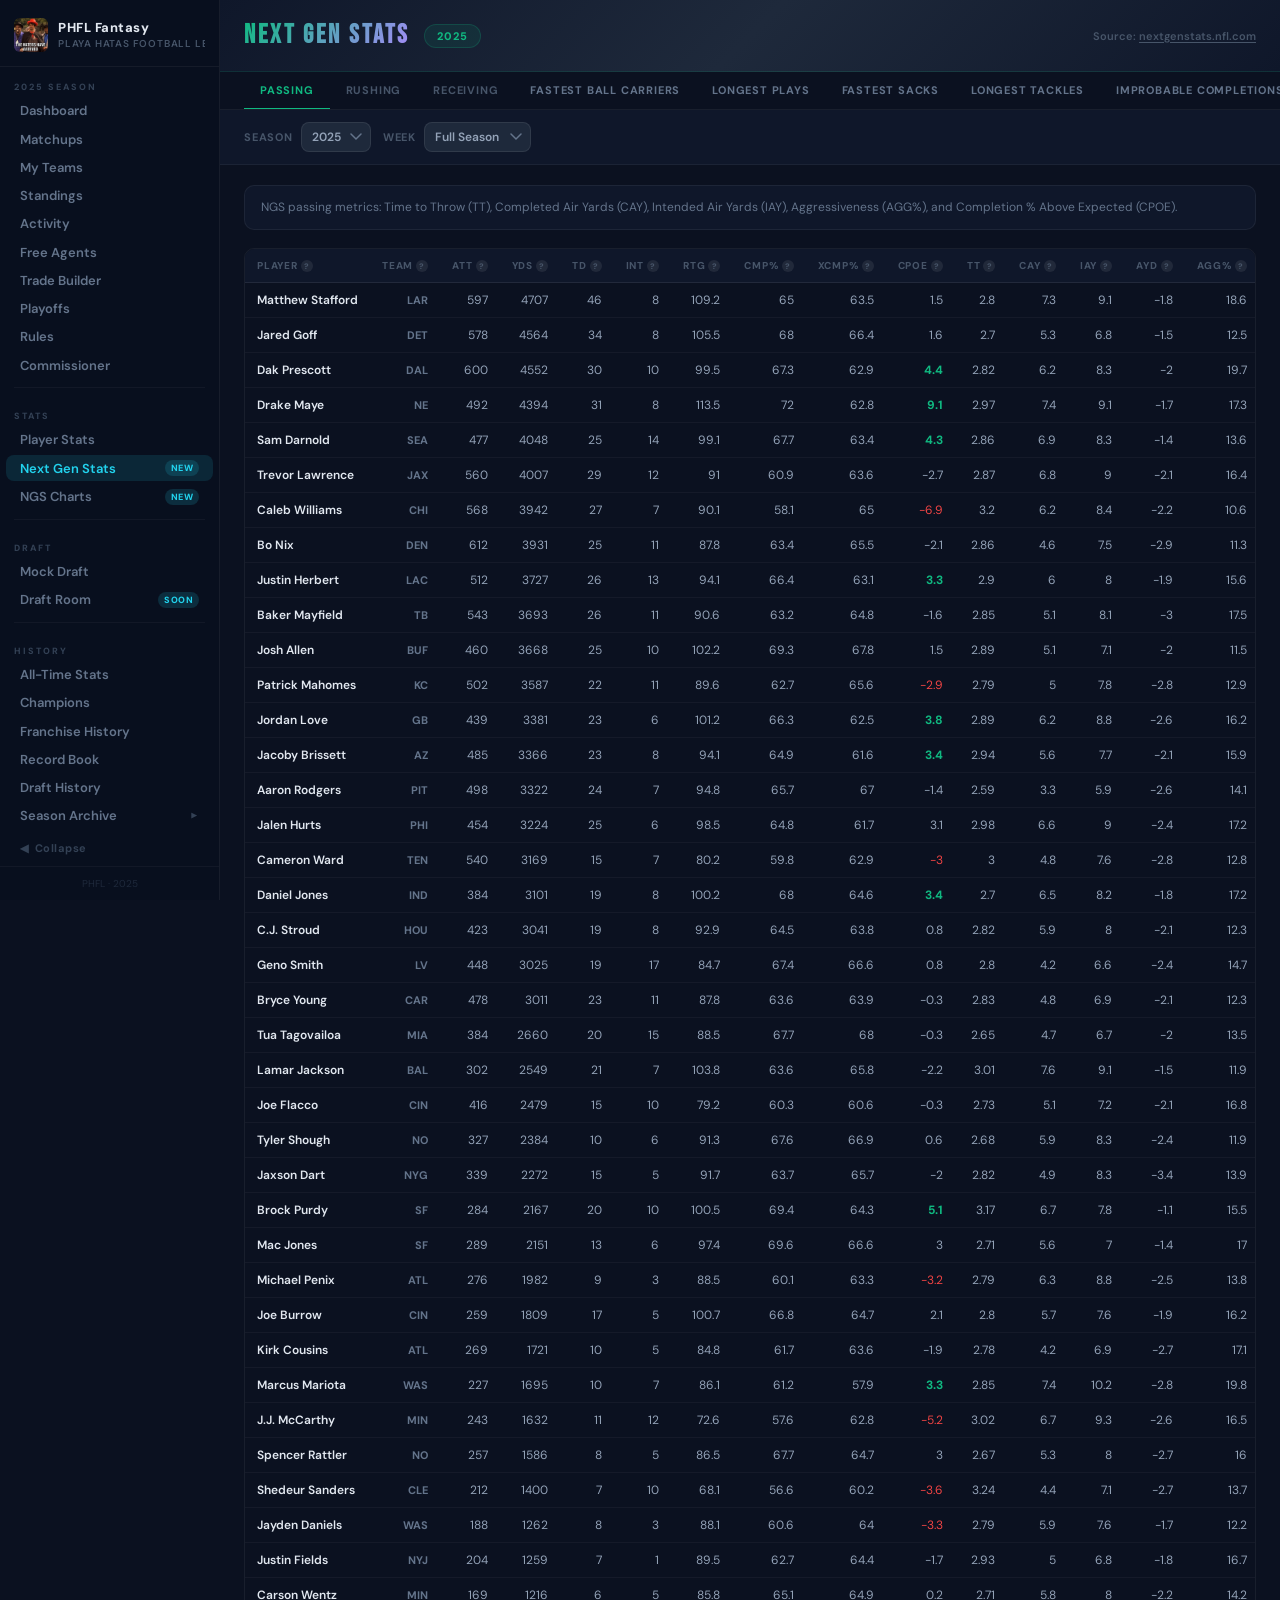
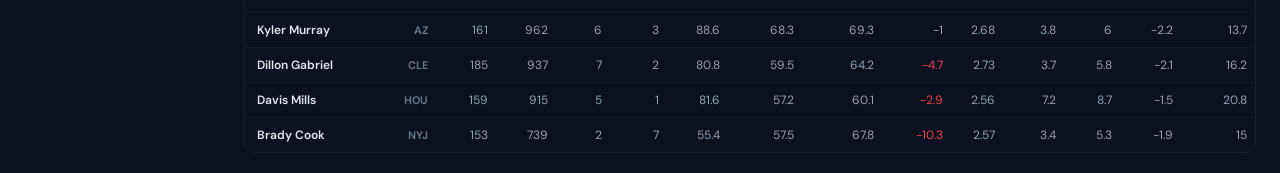
<file: ngs-stats.html>
<!DOCTYPE html>
<html lang="en">
<head>
<meta charset="UTF-8">
<meta name="viewport" content="width=device-width, initial-scale=1.0">
<link rel="manifest" href="manifest.json">
<meta name="theme-color" content="#10b981">
<meta name="mobile-web-app-capable" content="yes">
<meta name="apple-mobile-web-app-capable" content="yes">
<meta name="apple-mobile-web-app-status-bar-style" content="black-translucent">
<meta name="apple-mobile-web-app-title" content="PHFL Fantasy">
<link rel="apple-touch-icon" href="team-logo/playahatas-logo.jpg">
<title>Next Gen Stats — PHFL Fantasy Football</title>
<link href="https://fonts.googleapis.com/css2?family=Bebas+Neue&family=DM+Sans:wght@400;500;600;700;800&display=swap" rel="stylesheet">
<link rel="stylesheet" href="leftnav.css">
<script src="data/ngs_2025.js"></script>
<script src="data/nfl_photos.js"></script>
<style>
*{margin:0;padding:0;box-sizing:border-box}
body{display:flex;background:#0b1120;color:#e2e8f0;font-family:'DM Sans','Segoe UI',sans-serif;min-height:100vh}
#shell{display:flex;flex:1;min-height:100vh}
#main{flex:1;min-width:0;width:0;overflow-y:auto}
::-webkit-scrollbar{width:6px}::-webkit-scrollbar-track{background:#0f172a}::-webkit-scrollbar-thumb{background:#1e293b;border-radius:3px}
a{color:#10b981;text-decoration:none}

/* ── Header ── */
.header{background:linear-gradient(135deg,#0f172a,#1e293b,#0f172a);border-bottom:1px solid rgba(16,185,129,0.15);padding:20px 24px;flex-shrink:0}
.header-inner{max-width:1400px;margin:0 auto;display:flex;align-items:center;justify-content:space-between;gap:16px;flex-wrap:wrap}
.header-left{display:flex;align-items:center;gap:14px;flex-wrap:wrap}
.page-title{font-size:26px;font-weight:800;font-family:'Bebas Neue',sans-serif;letter-spacing:3px;background:linear-gradient(135deg,#10b981,#a78bfa);-webkit-background-clip:text;-webkit-text-fill-color:transparent}
.nfl-badge{background:rgba(16,185,129,0.1);border:1px solid rgba(16,185,129,0.2);color:#10b981;font-size:11px;font-weight:800;padding:4px 12px;border-radius:20px;letter-spacing:1px}
.source-link{font-size:11px;color:#475569;font-weight:600}
.source-link a{color:#475569;text-decoration:underline;text-underline-offset:2px}
.source-link a:hover{color:#94a3b8}

/* ── Controls bar ── */
.controls{background:#0f172a;border-bottom:1px solid rgba(255,255,255,0.05);padding:12px 24px;display:flex;gap:12px;align-items:center;flex-wrap:wrap}
.controls-inner{max-width:1400px;margin:0 auto;display:flex;gap:12px;align-items:center;flex-wrap:wrap;width:100%}
.ctrl-group{display:flex;align-items:center;gap:8px}
.ctrl-label{font-size:11px;font-weight:700;color:#475569;text-transform:uppercase;letter-spacing:.8px;white-space:nowrap}
select{background:#1e293b;border:1px solid rgba(255,255,255,0.08);color:#94a3b8;font-size:12px;font-weight:600;font-family:'DM Sans',sans-serif;padding:6px 28px 6px 10px;border-radius:8px;cursor:pointer;appearance:none;-webkit-appearance:none;background-image:url("data:image/svg+xml,%3Csvg xmlns='http://www.w3.org/2000/svg' width='12' height='8' viewBox='0 0 12 8'%3E%3Cpath d='M1 1l5 5 5-5' stroke='%2364748b' stroke-width='1.5' fill='none' stroke-linecap='round'/%3E%3C/svg%3E");background-repeat:no-repeat;background-position:right 8px center;transition:border-color .15s}
select:focus{outline:none;border-color:rgba(16,185,129,0.4)}
select:hover{border-color:rgba(255,255,255,0.15)}

/* ── Category tabs ── */
.cat-tabs{background:#0b1120;border-bottom:1px solid rgba(255,255,255,0.06);padding:0 24px;overflow-x:auto;display:flex}
.cat-tabs-inner{max-width:1400px;margin:0 auto;display:flex;gap:0;white-space:nowrap}
.cat-tab{padding:11px 16px;border:none;background:transparent;color:#475569;font-size:11px;font-weight:700;cursor:pointer;font-family:'DM Sans',sans-serif;text-transform:uppercase;letter-spacing:.8px;border-bottom:2px solid transparent;margin-bottom:-1px;transition:all .15s;white-space:nowrap}
.cat-tab:hover{color:#94a3b8}
.cat-tab.on{color:#10b981;border-bottom-color:#10b981}
.cat-tab.top-play{color:#64748b}
.cat-tab.top-play.on{color:#a78bfa;border-bottom-color:#a78bfa}

/* ── Page body ── */
.page-body{max-width:1400px;margin:0 auto;padding:20px 24px}

/* ── Category description ── */
.cat-desc{background:#0f172a;border:1px solid rgba(255,255,255,0.06);border-radius:10px;padding:12px 16px;margin-bottom:18px;font-size:12px;color:#64748b;line-height:1.6}
.cat-desc strong{color:#94a3b8}

/* ── Stats table ── */
.table-wrap{overflow-x:auto;border-radius:10px;border:1px solid rgba(255,255,255,0.06)}
table{width:100%;border-collapse:collapse;font-size:12px}
thead th{background:#0f172a;padding:10px 12px;text-align:right;font-size:10px;font-weight:800;color:#475569;letter-spacing:.8px;text-transform:uppercase;white-space:nowrap;border-bottom:1px solid rgba(255,255,255,0.08);cursor:pointer;user-select:none;transition:color .12s}
thead th:first-child,thead th.left{text-align:left}
thead th:hover{color:#94a3b8}
thead th.sort-asc::after{content:' ▲';color:#10b981}
thead th.sort-desc::after{content:' ▼';color:#10b981}
tbody tr{border-bottom:1px solid rgba(255,255,255,0.04);transition:background .1s}
tbody tr:last-child{border-bottom:none}
tbody tr:hover{background:rgba(255,255,255,0.03)}
tbody td{padding:9px 12px;text-align:right;color:#94a3b8;white-space:nowrap}
tbody td:first-child,tbody td.left{text-align:left;color:#e2e8f0;font-weight:600}
tbody td.team{color:#64748b;font-size:11px;font-weight:700}
tbody td.pos{color:#475569;font-size:10px;font-weight:800;letter-spacing:.5px}
tbody td.rank{color:#334155;font-size:11px;font-weight:700;text-align:center}
.stat-hi{color:#10b981;font-weight:700}
.stat-lo{color:#ef4444}
.play-type{color:#64748b;font-size:11px;max-width:200px;overflow:hidden;text-overflow:ellipsis;white-space:nowrap;text-align:left}

/* ── Empty / loading states ── */
.state-msg{padding:48px 24px;text-align:center;color:#334155;font-size:13px;font-weight:600}

/* ── Column tooltips ── */
.th-wrap{display:inline-flex;align-items:center;gap:3px;position:relative}
.th-info{width:12px;height:12px;border-radius:50%;background:rgba(255,255,255,0.08);color:#475569;font-size:8px;font-weight:900;display:inline-flex;align-items:center;justify-content:center;flex-shrink:0;cursor:help;font-style:normal;line-height:1}
thead th:hover .th-info{background:rgba(16,185,129,0.15);color:#10b981}
.ngs-tip{position:fixed;z-index:9999;background:#1e293b;border:1px solid rgba(255,255,255,0.1);border-radius:8px;padding:10px 13px;max-width:280px;font-size:11px;color:#94a3b8;line-height:1.55;font-weight:500;pointer-events:none;box-shadow:0 8px 24px rgba(0,0,0,0.5);display:none}
.ngs-tip strong{color:#e2e8f0;display:block;margin-bottom:4px;font-size:11px;letter-spacing:.3px}

/* ── Mobile ── */
@media(max-width:700px){
  .header{padding:12px 14px}
  .page-title{font-size:20px}
  .source-link{display:none}
  .controls{padding:8px 14px}
  .controls-inner{gap:8px}
  .ctrl-group{flex:1;min-width:0}
  select{width:100%;font-size:13px;padding:8px 28px 8px 10px}
  .cat-tabs{padding:0 14px;-webkit-overflow-scrolling:touch;scrollbar-width:none}
  .cat-tabs::-webkit-scrollbar{display:none}
  .cat-tab{padding:10px 11px;font-size:10px;letter-spacing:.5px}
  .page-body{padding:12px 14px}
  .cat-desc{font-size:11px;padding:10px 12px;margin-bottom:12px}

  /* Sticky first column on mobile */
  .table-wrap{border-radius:8px}
  table{font-size:11px}
  thead th{padding:8px 8px;font-size:9px;letter-spacing:.5px}
  tbody td{padding:7px 8px}
  thead th:first-child,tbody td:first-child{
    position:sticky;left:0;z-index:2;
    background:#0f172a;
  }
  tbody td:first-child{background:#0b1120}
  tbody tr:hover td:first-child{background:#111827}

  /* Hide lower-priority columns on mobile */
  .col-hide-mobile{display:none}

  /* Tooltip: anchor to top on mobile */
  .ngs-tip{max-width:calc(100vw - 28px);font-size:11px}
}
</style>
</head>
<body>
<div id="shell">
  <nav id="leftnav"></nav>
  <div id="main">

    <!-- Tooltip -->
    <div class="ngs-tip" id="ngs-tip"></div>

    <!-- Top bar (mobile) -->
    <div id="ln-topbar">
      <div class="ln-topbar-title">Next Gen Stats</div>
    </div>

    <!-- Header -->
    <div class="header">
      <div class="header-inner">
        <div class="header-left">
          <div class="page-title">Next Gen Stats</div>
          <span class="nfl-badge" id="year-badge">2025</span>
        </div>
        <div class="source-link">Source: <a href="https://nextgenstats.nfl.com" target="_blank" rel="noopener">nextgenstats.nfl.com</a></div>
      </div>
    </div>

    <!-- Category tabs -->
    <div class="cat-tabs">
      <div class="cat-tabs-inner" id="cat-tabs"></div>
    </div>

    <!-- Controls -->
    <div class="controls">
      <div class="controls-inner">
        <div class="ctrl-group">
          <span class="ctrl-label">Season</span>
          <select id="year-sel"></select>
        </div>
        <div class="ctrl-group">
          <span class="ctrl-label">Week</span>
          <select id="week-sel"></select>
        </div>
        <div class="ctrl-group" id="pos-filter-wrap" style="display:none">
          <span class="ctrl-label">Position</span>
          <select id="pos-sel">
            <option value="">All</option>
            <option value="QB">QB</option>
            <option value="RB">RB</option>
            <option value="WR">WR</option>
            <option value="TE">TE</option>
          </select>
        </div>
      </div>
    </div>

    <!-- Main content -->
    <div class="page-body">
      <div class="cat-desc" id="cat-desc"></div>
      <div class="table-wrap">
        <table id="ngs-table">
          <thead id="ngs-thead"></thead>
          <tbody id="ngs-tbody"></tbody>
        </table>
      </div>
      <div class="state-msg" id="state-msg" style="display:none">Loading...</div>
    </div>

  </div>
</div>

<script src="leftnav.js"></script>
<script>
initLeftNav('ngs-stats.html', {
  leagueName: 'PHFL Fantasy',
  leagueSub:  'Playa Hatas Football League',
  logo:       'team-logo/playahatas-logo.jpg',
  footerText: 'PHFL &middot; 2025',
});
</script>
<script>
// ── Glossary ─────────────────────────────────────────────────────────────────

const GLOSSARY = {
  // Passing
  tt:         { name:'Time to Throw (TT)',           desc:'Average time elapsed from snap to throw on every pass attempt (sacks excluded).' },
  cay:        { name:'Completed Air Yards (CAY)',     desc:'Average air yards a passer throws on completions only. Air yards = vertical distance at the moment the ball is caught, relative to the line of scrimmage.' },
  iay:        { name:'Intended Air Yards (IAY)',      desc:'Average air yards a passer throws on all attempts (completions + incompletions). Shows how far the ball is being thrown downfield.' },
  ayd:        { name:'Air Yards Differential (AYD)',  desc:'CAY minus IAY. Indicates whether the passer is completing passes as deep as he attempts them. Negative = completions shorter than attempts.' },
  lcad:       { name:'Longest Completed Air Distance (LCAD)', desc:'Actual distance the ball travels from point of release to point of reception (as the crow flies), not just vertical air yards.' },
  agg_pct:    { name:'Aggressiveness (AGG%)',          desc:'% of pass attempts thrown into tight coverage, where a defender is within 1 yard of the receiver at time of catch or incompletion.' },
  ayts:       { name:'Air Yards to the Sticks (AYTS)',desc:'Air yards ahead or behind the first-down marker on all attempts. Positive = throwing past the sticks; negative = relying on YAC to convert.' },
  comp_pct:   { name:'Completion % (CMP%)',            desc:'Completions divided by pass attempts.' },
  x_comp_pct: { name:'Expected Completion % (xCMP%)', desc:"What the passer's completion % is expected to be, based on Completion Probability on every throw (separation, field position, pressure, etc.)." },
  cpoe:       { name:'Completion % Above Expected (CPOE)', desc:"Actual completion % minus Expected completion %. Positive = outperforming expectations; negative = underperforming." },
  att:        { name:'Attempts (ATT)',                 desc:'Total pass attempts (passing) or rush attempts (rushing).' },
  yds:        { name:'Yards (YDS)',                    desc:'Total yards gained.' },
  td:         { name:'Touchdowns (TD)',                desc:'Total touchdowns.' },
  int:        { name:'Interceptions (INT)',             desc:'Total interceptions thrown.' },
  rate:       { name:'Passer Rating (RTG)',             desc:'NFL passer rating formula based on completion %, yards per attempt, TD%, and INT%.' },
  // Rushing
  eff:        { name:'Efficiency (EFF)',               desc:'Total distance traveled per rushing yard gained. Lower = more north-south runner; higher = more lateral movement.' },
  box8plus_pct:{ name:'8+ Defenders in Box (8+D%)',   desc:'How often the rusher faces 8 or more defenders in the box at snap. Higher % = defense loading up to stop the run.' },
  tlos:       { name:'Avg Time Behind Line of Scrimmage (TLOS)', desc:'Average time (in tenths of a second) the ball carrier spends behind the line of scrimmage before crossing it.' },
  ryoe:       { name:'Rush Yards Over Expected (RYOE)',desc:'Total rush yards gained minus expected rush yards based on pre-snap defensive alignment. Measures value created beyond the blocking scheme.' },
  avg:        { name:'Avg Rush Yards (AVG)',            desc:'Rushing yards per carry.' },
  ryoe_per_att:{ name:'RYOE per Attempt',              desc:'Rush Yards Over Expected divided by attempts. Best measure of per-carry rushing efficiency above expectation.' },
  roe_pct:    { name:'Rush % Over Expected (ROE%)',    desc:'% of rush attempts where the player gained more yards than expected. Above 50% = consistently beating expectations.' },
  // Receiving
  cush:       { name:'Cushion (CUSH)',                 desc:'Distance (yards) between the receiver and their nearest defender at the time of snap on all targets.' },
  sep:        { name:'Separation (SEP)',               desc:'Distance (yards) between the receiver and the nearest defender at the time of catch or incompletion.' },
  tay:        { name:'Targeted Air Yards (TAY)',        desc:'Average passing air yards per target — how far downfield the receiver is being targeted on average.' },
  tay_pct:    { name:'Team Air Yards Share (TAY%)',    desc:"Receiver's total intended air yards as a % of their team's total intended air yards. Shows how much of the team's downfield passing the player accounts for." },
  rec:        { name:'Receptions (REC)',               desc:'Total receptions.' },
  tar:        { name:'Targets (TAR)',                  desc:'Total times targeted on pass attempts.' },
  ctch_pct:   { name:'Catch % (CTCH%)',               desc:'Receptions divided by targets.' },
  yac_r:      { name:'YAC per Reception (YAC/R)',      desc:'Yards after catch per reception.' },
  x_yac_r:    { name:'Expected YAC/Reception (xYAC/R)',desc:'Expected yards after catch per reception, based on tracking data: receiver openness, speed, defender/blocker proximity, etc.' },
  yac_oe:     { name:'YAC Above Expected (YAC OE)',   desc:"Receiver's actual YAC compared to expected YAC. Positive = creating more after the catch than expected." },
  // Top Plays
  mph:        { name:'Speed (MPH)',                    desc:'Maximum speed recorded by the ball carrier on the play, measured in miles per hour.' },
  distance_yds:{ name:'Distance (yds)',               desc:'Total distance the ball carrier traveled on the play — not yards gained, but actual distance covered on the field.' },
  time_secs:  { name:'Time to Sack (secs)',           desc:'Time elapsed from snap to when the defender sacks the quarterback. Faster = better pass-rush instincts.' },
  completion_pct:{ name:'Completion Probability %',  desc:'The probability of completion at the time of throw. Lower % = more improbable catch.' },
  yac:        { name:'Yards After Catch (YAC)',        desc:'Total yards gained by the receiver after catching the ball on this play.' },
  expected_yac:{ name:'Expected YAC',                 desc:'How many yards after catch an average receiver was expected to gain based on field position, speed, and defender proximity.' },
  yac_above_expected:{ name:'YAC Above Expected',     desc:'Actual YAC minus Expected YAC. How many more yards after catch the player gained vs. expectations.' },
  rush_yds:   { name:'Rush Yards',                    desc:'Actual yards gained on the rush.' },
  expected_rush_yds:{ name:'Expected Rush Yards',     desc:'Expected yards based on pre-snap defensive alignment and blocking scheme.' },
  rush_yds_over_expected:{ name:'Rush Yards Over Expected', desc:'Actual yards minus expected yards. Measures what the ball carrier created on their own beyond the blocking scheme.' },
  // General
  week:       { name:'Week',                          desc:'NFL week the play occurred.' },
  play_type:  { name:'Play',                          desc:'Description of the play.' },
  rank:       { name:'Rank',                          desc:'Ranking within this category for the selected week/season.' },
  player:     { name:'Player',                        desc:'Player name.' },
  qb:         { name:'Quarterback',                   desc:'The quarterback who threw the pass.' },
  receiver:   { name:'Receiver',                      desc:'The receiver who caught the pass.' },
  team:       { name:'Team',                          desc:'NFL team abbreviation.' },
  pos:        { name:'Position',                      desc:'Player position.' },
};

// ── Config ──────────────────────────────────────────────────────────────────

const CATEGORIES = [
  // Main stats
  { key:'passing',                label:'Passing',             group:'main' },
  { key:'rushing',                label:'Rushing',             group:'main' },
  { key:'receiving',              label:'Receiving',           group:'main' },
  // Top Plays
  { key:'fastest_ball_carriers',  label:'Fastest Ball Carriers', group:'top' },
  { key:'longest_plays',          label:'Longest Plays',         group:'top' },
  { key:'fastest_sacks',          label:'Fastest Sacks',         group:'top' },
  { key:'longest_tackles',        label:'Longest Tackles',       group:'top' },
  { key:'improbable_completions', label:'Improbable Completions',group:'top' },
  { key:'incredible_yac',         label:'Incredible YAC',        group:'top' },
  { key:'remarkable_rushes',      label:'Remarkable Rushes',     group:'top' },
];

const DESCRIPTIONS = {
  passing: 'NGS passing metrics: Time to Throw (TT), Completed Air Yards (CAY), Intended Air Yards (IAY), Aggressiveness (AGG%), and Completion % Above Expected (CPOE).',
  rushing: 'NGS rushing metrics: Efficiency (EFF), Rush Yards Over Expected (RYOE), Rush % Over Expected (ROE%), and Time Behind Line of Scrimmage (TLOS).',
  receiving: 'NGS receiving metrics: Cushion (CUSH), Separation (SEP), Targeted Air Yards (TAY), YAC/Reception, and YAC Above Expected.',
  fastest_ball_carriers: 'Maximum speed (MPH) recorded by any ball carrier — rusher, receiver, or returner — on each play.',
  longest_plays: 'Total distance traveled (yards) by the ball carrier on a given play, including route/pursuit distance — not just yardage gained.',
  fastest_sacks: 'Fastest time to sack (seconds) from snap to when the defender reaches the quarterback.',
  longest_tackles: 'Total distance traveled (yards) by the defender from snap to tackle — measures how much ground a tackler covers.',
  improbable_completions: 'Lowest completion probability completions — completions made with the smallest expected chance of being caught.',
  incredible_yac: 'Highest yards after catch above expectation — how much extra YAC a receiver gained vs. what an average receiver was expected to gain on that play.',
  remarkable_rushes: 'Highest rush yards over expected — how many more yards a rusher gained vs. what was expected based on the pre-snap defensive alignment.',
};

// Column display configs per category
// m:false = hide on mobile
const COLUMNS = {
  passing: [
    { key:'player',    label:'Player',   cls:'left',  sort:true  },
    { key:'team',      label:'Team',     cls:'team',  sort:true  },
    { key:'att',       label:'ATT',      sort:true  },
    { key:'yds',       label:'YDS',      sort:true  },
    { key:'td',        label:'TD',       sort:true  },
    { key:'int',       label:'INT',      sort:true  },
    { key:'rate',      label:'RTG',      sort:true  },
    { key:'comp_pct',  label:'CMP%',     sort:true,  m:false },
    { key:'x_comp_pct',label:'xCMP%',   sort:true,  m:false },
    { key:'cpoe',      label:'CPOE',     sort:true,  highlight:true },
    { key:'tt',        label:'TT',       sort:true,  m:false },
    { key:'cay',       label:'CAY',      sort:true,  m:false },
    { key:'iay',       label:'IAY',      sort:true,  m:false },
    { key:'ayd',       label:'AYD',      sort:true,  m:false },
    { key:'agg_pct',   label:'AGG%',     sort:true,  m:false },
    { key:'lcad',      label:'LCAD',     sort:true,  m:false },
    { key:'ayts',      label:'AYTS',     sort:true,  m:false },
  ],
  rushing: [
    { key:'player',      label:'Player',   cls:'left', sort:true },
    { key:'team',        label:'Team',     cls:'team', sort:true },
    { key:'att',         label:'ATT',      sort:true },
    { key:'yds',         label:'YDS',      sort:true },
    { key:'avg',         label:'AVG',      sort:true },
    { key:'td',          label:'TD',       sort:true },
    { key:'ryoe',        label:'RYOE',     sort:true, highlight:true },
    { key:'ryoe_per_att',label:'RYOE/Att', sort:true, m:false },
    { key:'roe_pct',     label:'ROE%',     sort:true },
    { key:'eff',         label:'EFF',      sort:true, m:false },
    { key:'box8plus_pct',label:'8+D%',     sort:true, m:false },
    { key:'tlos',        label:'TLOS',     sort:true, m:false },
  ],
  receiving: [
    { key:'player',    label:'Player',  cls:'left', sort:true },
    { key:'team',      label:'Team',    cls:'team', sort:true },
    { key:'pos',       label:'POS',     cls:'pos',  sort:true },
    { key:'rec',       label:'REC',     sort:true },
    { key:'tar',       label:'TAR',     sort:true },
    { key:'ctch_pct',  label:'CTCH%',   sort:true, m:false },
    { key:'yds',       label:'YDS',     sort:true },
    { key:'td',        label:'TD',      sort:true },
    { key:'yac_r',     label:'YAC/R',   sort:true },
    { key:'x_yac_r',   label:'xYAC/R',  sort:true, m:false },
    { key:'yac_oe',    label:'YAC OE',  sort:true, highlight:true },
    { key:'cush',      label:'CUSH',    sort:true, m:false },
    { key:'sep',       label:'SEP',     sort:true, m:false },
    { key:'tay',       label:'TAY',     sort:true, m:false },
    { key:'tay_pct',   label:'TAY%',    sort:true, m:false },
  ],
  fastest_ball_carriers: [
    { key:'rank',      label:'RK',       cls:'rank' },
    { key:'player',    label:'Player',   cls:'left', sort:true },
    { key:'team',      label:'Team',     cls:'team', sort:true },
    { key:'pos',       label:'POS',      cls:'pos',  sort:true, m:false },
    { key:'mph',       label:'MPH',      sort:true,  highlight:true },
    { key:'week',      label:'Wk',       sort:true },
    { key:'play_type', label:'Play',     cls:'play-type' },
  ],
  longest_plays: [
    { key:'rank',         label:'RK',       cls:'rank' },
    { key:'player',       label:'Player',   cls:'left', sort:true },
    { key:'team',         label:'Team',     cls:'team', sort:true },
    { key:'pos',          label:'POS',      cls:'pos',  sort:true, m:false },
    { key:'distance_yds', label:'Dist (yds)',sort:true, highlight:true },
    { key:'week',         label:'Wk',       sort:true },
    { key:'play_type',    label:'Play',     cls:'play-type' },
  ],
  fastest_sacks: [
    { key:'rank',      label:'RK',       cls:'rank' },
    { key:'player',    label:'Player',   cls:'left', sort:true },
    { key:'team',      label:'Team',     cls:'team', sort:true },
    { key:'pos',       label:'POS',      cls:'pos',  sort:true, m:false },
    { key:'time_secs', label:'Time (s)', sort:true,  highlight:true },
    { key:'week',      label:'Wk',       sort:true },
  ],
  longest_tackles: [
    { key:'rank',         label:'RK',       cls:'rank' },
    { key:'player',       label:'Player',   cls:'left', sort:true },
    { key:'team',         label:'Team',     cls:'team', sort:true },
    { key:'pos',          label:'POS',      cls:'pos',  sort:true, m:false },
    { key:'distance_yds', label:'Dist (yds)',sort:true, highlight:true },
    { key:'week',         label:'Wk',       sort:true },
    { key:'play_type',    label:'Play',     cls:'play-type' },
  ],
  improbable_completions: [
    { key:'rank',           label:'RK',       cls:'rank' },
    { key:'qb',             label:'QB',       cls:'left', sort:true },
    { key:'receiver',       label:'Receiver', cls:'left', sort:true },
    { key:'team',           label:'Team',     cls:'team', sort:true },
    { key:'completion_pct', label:'Comp%',    sort:true,  highlight:true },
    { key:'week',           label:'Wk',       sort:true },
    { key:'play_type',      label:'Play',     cls:'play-type', m:false },
  ],
  incredible_yac: [
    { key:'rank',               label:'RK',       cls:'rank' },
    { key:'player',             label:'Player',   cls:'left', sort:true },
    { key:'team',               label:'Team',     cls:'team', sort:true },
    { key:'pos',                label:'POS',      cls:'pos',  sort:true, m:false },
    { key:'yac',                label:'YAC',      sort:true,  highlight:true },
    { key:'expected_yac',       label:'Exp YAC',  sort:true },
    { key:'yac_above_expected', label:'YAC OE',   sort:true },
    { key:'week',               label:'Wk',       sort:true },
    { key:'play_type',          label:'Play',     cls:'play-type', m:false },
  ],
  remarkable_rushes: [
    { key:'rank',                   label:'RK',       cls:'rank' },
    { key:'player',                 label:'Player',   cls:'left', sort:true },
    { key:'team',                   label:'Team',     cls:'team', sort:true },
    { key:'pos',                    label:'POS',      cls:'pos',  sort:true, m:false },
    { key:'rush_yds',               label:'Rush Yds', sort:true,  highlight:true },
    { key:'expected_rush_yds',      label:'Exp Yds',  sort:true,  m:false },
    { key:'rush_yds_over_expected', label:'Yds OE',   sort:true },
    { key:'week',                   label:'Wk',       sort:true },
  ],
};

// ── State ────────────────────────────────────────────────────────────────────

let NGS = null;
let activeYear = 2025;
let activeCat = 'passing';
let activeWeek = 'ALL';
let sortCol = null;
let sortDir = 1;
let posFilter = '';

// Years with data files available (2025 always available; others loaded lazily)
const AVAILABLE_YEARS = [2025, 2024, 2023, 2022, 2021, 2020, 2019];
const _yearLoaded = { 2025: true }; // 2025 is pre-loaded via <script> tag

// ── Week options ─────────────────────────────────────────────────────────────

const WEEK_ORDER = [
  { key:'ALL',      label:'Full Season' },
  ...Array.from({length:18},(_,i)=>({ key:`REG_${String(i+1).padStart(2,'0')}`, label:`Week ${i+1}` })),
  { key:'POST_WC',   label:'Wild Card'  },
  { key:'POST_DIV',  label:'Divisional' },
  { key:'POST_CONF', label:'Conference' },
  { key:'POST_SB',   label:'Super Bowl' },
];

// ── Boot ─────────────────────────────────────────────────────────────────────

function boot() {
  if (!window.NGS_DATA) {
    showMsg('Stats data not found. Run parse_ngs.py to generate data/ngs_2025.js');
    return;
  }
  NGS = window.NGS_DATA;
  window['NGS_DATA_2025'] = window.NGS_DATA; // stash so year switching can restore it
  hideMsg();
  buildYearSel();
  buildCatTabs();
  buildWeekSel();
  buildPosSel();
  render();
}

// ── Year selector ───────────────────────────────────────────────────

function buildYearSel() {
  const sel = document.getElementById('year-sel');
  sel.innerHTML = AVAILABLE_YEARS.map(y =>
    `<option value="${y}"${y === activeYear ? ' selected' : ''}>${y}</option>`
  ).join('');
  sel.addEventListener('change', e => setYear(parseInt(e.target.value, 10)));
}

function setYear(year) {
  if (year === activeYear) return;
  activeYear = year;
  document.getElementById('year-badge').textContent = year;

  if (_yearLoaded[year]) {
    NGS = window['NGS_DATA_' + year] || window.NGS_DATA;
    _afterYearLoad();
    return;
  }

  // Lazy-load the JS file for this year
  showMsg(`Loading ${year} data...`);
  const s = document.createElement('script');
  s.src = `data/ngs_${year}.js`;
  s.onload = () => {
    _yearLoaded[year] = true;
    // Each year's JS file sets window.NGS_DATA -- stash it under a year key
    window['NGS_DATA_' + year] = window.NGS_DATA;
    NGS = window.NGS_DATA;
    hideMsg();
    _afterYearLoad();
  };
  s.onerror = () => {
    showMsg(`No data found for ${year}. Run: bash scrape_ngs_missing.sh ${year} && python parse_ngs.py ${year}`);
  };
  document.head.appendChild(s);
}

function _afterYearLoad() {
  sortCol = null;
  sortDir = 1;
  posFilter = '';
  activeWeek = 'ALL';
  buildCatTabs();
  buildWeekSel();
  buildPosSel();
  render();
}

// ── UI builders ──────────────────────────────────────────────────────────────

function buildCatTabs() {
  const el = document.getElementById('cat-tabs');
  el.innerHTML = CATEGORIES.map(c => `
    <button class="cat-tab${c.group==='top'?' top-play':''}${c.key===activeCat?' on':''}"
            data-cat="${c.key}" onclick="setCat('${c.key}')">${c.label}</button>
  `).join('');
}

function buildWeekSel() {
  const sel = document.getElementById('week-sel');
  // Only show weeks that exist for the current category
  const avail = NGS[activeCat] ? Object.keys(NGS[activeCat]) : [];
  sel.innerHTML = WEEK_ORDER
    .filter(w => avail.includes(w.key))
    .map(w => `<option value="${w.key}"${w.key===activeWeek?' selected':''}>${w.label}</option>`)
    .join('');

  // Fallback if activeWeek not available
  if (!avail.includes(activeWeek)) {
    activeWeek = avail[0] || 'ALL';
    sel.value = activeWeek;
  }
}

function buildPosSel() {
  const isReceiving = activeCat === 'receiving';
  const hasPos = ['receiving','fastest_ball_carriers','longest_plays','longest_tackles','incredible_yac','remarkable_rushes'].includes(activeCat);
  document.getElementById('pos-filter-wrap').style.display = hasPos ? '' : 'none';
}

// ── Set active state ──────────────────────────────────────────────────────────

function setCat(cat) {
  activeCat = cat;
  sortCol = null;
  sortDir = 1;
  posFilter = '';
  document.getElementById('pos-sel').value = '';
  buildCatTabs();
  buildWeekSel();
  buildPosSel();
  render();
}

document.getElementById('week-sel').addEventListener('change', e => {
  activeWeek = e.target.value;
  render();
});
document.getElementById('pos-sel').addEventListener('change', e => {
  posFilter = e.target.value;
  render();
});

// ── Render ───────────────────────────────────────────────────────────────────

function render() {
  const cols = COLUMNS[activeCat];
  if (!cols) return;

  // Description
  document.getElementById('cat-desc').textContent = DESCRIPTIONS[activeCat] || '';

  const catData = NGS[activeCat];
  let rows = catData ? (catData[activeWeek] || []) : [];

  // Position filter
  if (posFilter) {
    rows = rows.filter(r => r.pos === posFilter || r.pos === posFilter);
  }

  // Sort
  if (sortCol) {
    rows = [...rows].sort((a, b) => {
      const av = a[sortCol], bv = b[sortCol];
      if (typeof av === 'number' && typeof bv === 'number') return sortDir * (bv - av);
      return sortDir * String(av||'').localeCompare(String(bv||''));
    });
  }

  // Compute highlight thresholds (top/bottom 20%)
  const hlCols = cols.filter(c => c.highlight).map(c => c.key);
  const thresholds = {};
  hlCols.forEach(k => {
    const nums = rows.map(r => r[k]).filter(v => typeof v === 'number').sort((a,b)=>a-b);
    if (nums.length > 4) {
      thresholds[k] = { lo: nums[Math.floor(nums.length*0.2)], hi: nums[Math.floor(nums.length*0.8)] };
    }
  });

  // Build thead
  document.getElementById('ngs-thead').innerHTML = `<tr>${
    cols.map(c => {
      const isSorted = sortCol === c.key;
      const cls = [c.cls||'', c.m===false?'col-hide-mobile':'', isSorted ? (sortDir===1?'sort-desc':'sort-asc') : ''].filter(Boolean).join(' ');
      const hasGloss = GLOSSARY[c.key];
      const info = hasGloss ? `<i class="th-info" data-tip="${c.key}">?</i>` : '';
      return `<th class="${cls}" ${c.sort!==false?`onclick="doSort('${c.key}')"`:''}><span class="th-wrap">${c.label}${info}</span></th>`;
    }).join('')
  }</tr>`;

  // Build tbody
  if (!rows.length) {
    document.getElementById('ngs-tbody').innerHTML = `<tr><td colspan="${cols.length}" style="text-align:center;padding:32px;color:#334155">No data for this selection</td></tr>`;
    return;
  }

  document.getElementById('ngs-tbody').innerHTML = rows.map(row => `
    <tr>${cols.map(c => {
      let val = row[c.key] ?? '';
      let extra = '';
      if (c.highlight && thresholds[c.key] && typeof val === 'number') {
        if (val >= thresholds[c.key].hi) extra = ' stat-hi';
        else if (val <= thresholds[c.key].lo) extra = ' stat-lo';
      }
      const hideCls = c.m === false ? ' col-hide-mobile' : '';
      const cls = [(c.cls||''), extra].filter(Boolean).join(' ') + hideCls;
      if (val === '' || val === null || val === undefined) val = '—';
      return `<td class="${cls}">${val}</td>`;
    }).join('')}</tr>
  `).join('');
}

function doSort(col) {
  if (sortCol === col) sortDir *= -1;
  else { sortCol = col; sortDir = 1; }
  render();
}

// ── Tooltip engine ───────────────────────────────────────────────────────────

const tip = document.getElementById('ngs-tip');
let tipTarget = null;

document.addEventListener('mouseover', e => {
  const el = e.target.closest('[data-tip]');
  if (!el) return;
  const key = el.dataset.tip;
  const g = GLOSSARY[key];
  if (!g) return;
  tipTarget = el;
  tip.innerHTML = `<strong>${g.name}</strong>${g.desc}`;
  tip.style.display = 'block';
  positionTip(e);
});

document.addEventListener('mousemove', e => {
  if (!tipTarget) return;
  positionTip(e);
});

document.addEventListener('mouseout', e => {
  if (!tipTarget) return;
  if (!tipTarget.contains(e.relatedTarget)) {
    tip.style.display = 'none';
    tipTarget = null;
  }
});

function positionTip(e) {
  const pad = 14;
  const tw = tip.offsetWidth || 280;
  const th = tip.offsetHeight || 80;
  let x = e.clientX + pad;
  let y = e.clientY + pad;
  if (x + tw > window.innerWidth - 8) x = e.clientX - tw - pad;
  if (y + th > window.innerHeight - 8) y = e.clientY - th - pad;
  tip.style.left = x + 'px';
  tip.style.top  = y + 'px';
}

function showMsg(txt) {
  document.getElementById('state-msg').textContent = txt;
  document.getElementById('state-msg').style.display = '';
  document.getElementById('ngs-table').style.display = 'none';
}
function hideMsg() {
  document.getElementById('state-msg').style.display = 'none';
  document.getElementById('ngs-table').style.display = '';
}

boot();
</script>
</body>
</html>
</file>
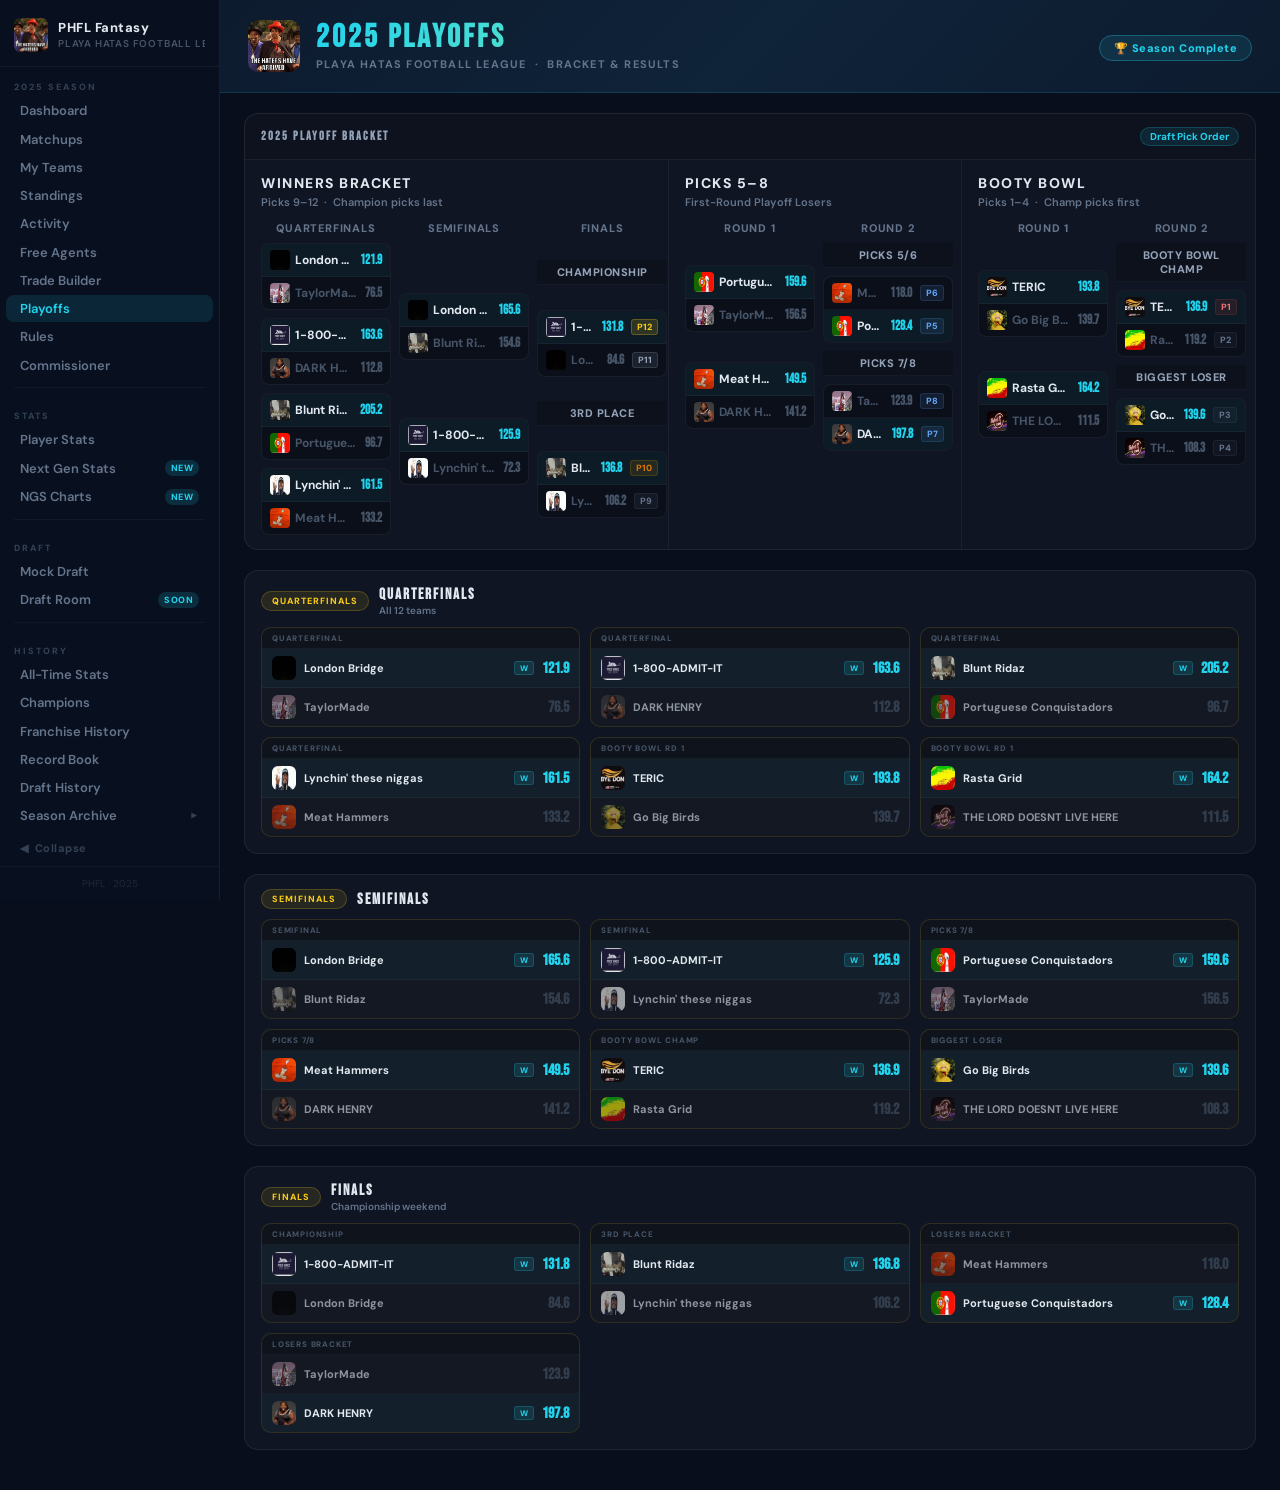
<file: playoff.html>
<!DOCTYPE html>
<html lang="en">
<head>
<meta charset="UTF-8">
<meta name="viewport" content="width=device-width, initial-scale=1.0">
  <link rel="manifest" href="manifest.json">
  <meta name="theme-color" content="#22d3ee">
  <meta name="mobile-web-app-capable" content="yes">
  <meta name="apple-mobile-web-app-capable" content="yes">
  <meta name="apple-mobile-web-app-status-bar-style" content="black-translucent">
  <meta name="apple-mobile-web-app-title" content="PHFL Fantasy">
  <link rel="apple-touch-icon" href="team-logo/playahatas-logo.jpg">
<title>2025 Playoffs — PHFL Fantasy Football</title>
<link href="https://fonts.googleapis.com/css2?family=Bebas+Neue&family=DM+Sans:wght@400;500;600;700;800&display=swap" rel="stylesheet">
<link rel="stylesheet" href="leftnav.css">
<style>
*{margin:0;padding:0;box-sizing:border-box}
body{display:flex;background:#080e1c;color:#e2e8f0;font-family:'DM Sans','Segoe UI',sans-serif;min-height:100vh}
#shell{display:flex;flex:1;min-height:100vh}
#main{flex:1;min-width:0;width:0;overflow-y:auto;background:#080e1c}
::-webkit-scrollbar{width:5px}::-webkit-scrollbar-track{background:#0b1120}::-webkit-scrollbar-thumb{background:#1e293b;border-radius:3px}
a{color:#22d3ee;text-decoration:none}

#ln-topbar{display:none;background:#080f1e;border-bottom:1px solid rgba(255,255,255,0.06);padding:10px 16px;align-items:center;gap:12px}
#ln-mobile-btn{background:none;border:none;color:#94a3b8;font-size:20px;cursor:pointer;padding:2px 6px}
.ln-topbar-title{font-size:13px;font-weight:700;color:#94a3b8}
@media(max-width:700px){#ln-topbar{display:flex}}

.spinner{display:inline-block;width:20px;height:20px;border:2px solid rgba(34,211,238,0.2);border-top-color:#22d3ee;border-radius:50%;animation:spin .8s linear infinite;vertical-align:middle;margin-right:8px}
@keyframes spin{to{transform:rotate(360deg)}}

.season-banner{background:linear-gradient(135deg,#0d1b2e 0%,#0f2339 50%,#0d1b2e 100%);border-bottom:1px solid rgba(34,211,238,0.15);padding:20px 28px;display:flex;align-items:center;justify-content:space-between;flex-wrap:wrap;gap:12px}
.banner-left{display:flex;align-items:center;gap:16px}
.banner-logo{height:52px;width:52px;object-fit:contain;border-radius:10px}
.banner-title{font-size:32px;font-weight:800;font-family:'Bebas Neue',sans-serif;letter-spacing:3px;background:linear-gradient(135deg,#22d3ee,#6ee7b7);-webkit-background-clip:text;-webkit-text-fill-color:transparent;line-height:1}
.banner-sub{font-size:11px;color:#64748b;font-weight:700;letter-spacing:1.2px;text-transform:uppercase;margin-top:3px}
.badge-pill{padding:5px 14px;border-radius:20px;font-size:11px;font-weight:800;letter-spacing:.5px;border:1px solid}
.badge-season{background:rgba(34,211,238,0.1);border-color:rgba(34,211,238,0.3);color:#22d3ee}

.po-page{padding:20px 24px;max-width:1500px;margin:0 auto}
.po-loading{padding:80px;text-align:center;color:#94a3b8;font-size:14px}

/* Panel */
.panel{background:rgba(255,255,255,0.03);border:1px solid rgba(255,255,255,0.07);border-radius:14px;overflow:hidden;margin-bottom:20px}
.panel-hdr{display:flex;align-items:center;justify-content:space-between;padding:13px 16px;border-bottom:1px solid rgba(255,255,255,0.06);background:rgba(0,0,0,0.15)}
.ph-title{font-size:12px;font-weight:800;font-family:'Bebas Neue',sans-serif;letter-spacing:2px;color:#94a3b8;text-transform:uppercase}
.ph-badge{font-size:10px;font-weight:700;color:#22d3ee;background:rgba(34,211,238,0.1);border:1px solid rgba(34,211,238,0.2);padding:2px 9px;border-radius:10px}

/* Bracket (same as dashboard) */
.bk-wrap{display:flex;gap:0;overflow-x:auto}
.bk-sub{min-width:0;padding:14px 16px;border-right:1px solid rgba(255,255,255,0.05)}
.bk-sub:last-child{border-right:none}
.bk-sub-title{font-size:14px;font-weight:800;color:#e2e8f0;text-transform:uppercase;letter-spacing:1.5px;margin-bottom:3px}
.bk-sub-sub{font-size:11px;font-weight:600;color:#64748b;margin-bottom:12px}
.bk-rounds{display:flex;gap:8px;align-items:stretch}
.bk-round{flex:1;min-width:130px;display:flex;flex-direction:column}
.bk-rlabel{font-size:11px;font-weight:800;color:#64748b;text-transform:uppercase;letter-spacing:.8px;text-align:center;padding:0 0 8px}
.bk-games{display:flex;flex-direction:column;justify-content:space-evenly;flex:1;gap:8px}
.bk-game{background:rgba(0,0,0,0.25);border:1px solid rgba(255,255,255,0.06);border-radius:8px;overflow:hidden}
.bk-game-lbl{font-size:11px;font-weight:800;color:#94a3b8;text-transform:uppercase;letter-spacing:.5px;text-align:center;padding:5px;background:rgba(0,0,0,0.2);border-bottom:1px solid rgba(255,255,255,0.04)}
.bk-team{display:flex;align-items:center;gap:5px;padding:6px 8px;border-bottom:1px solid rgba(255,255,255,0.04);min-width:0}
.bk-team:last-child{border-bottom:none}
.bk-team.bk-w{background:rgba(34,211,238,0.06)}
.bk-logo{width:20px;height:20px;border-radius:4px;object-fit:contain;flex-shrink:0;background:#0f172a}
.bk-name{font-size:12px;font-weight:700;color:#e2e8f0;overflow:hidden;text-overflow:ellipsis;white-space:nowrap;flex:1;min-width:0}
.bk-team.bk-l .bk-name,.bk-team.bk-l .bk-score{color:#475569}
.bk-score{font-size:13px;font-weight:800;font-family:'Bebas Neue',sans-serif;color:#94a3b8;flex-shrink:0;margin-left:4px}
.bk-team.bk-w .bk-score{color:#22d3ee}
.bk-pick{font-size:9px;font-weight:800;padding:1px 5px;border-radius:3px;flex-shrink:0;white-space:nowrap;margin-left:3px}

/* Matchup results */
.round-section{margin-bottom:20px}
.round-hdr{padding:14px 16px 10px;display:flex;align-items:center;gap:10px}
.round-badge{font-size:9px;font-weight:800;padding:3px 10px;border-radius:12px;text-transform:uppercase;letter-spacing:1px}
.round-badge.winners{background:rgba(250,204,21,0.1);color:#facc15;border:1px solid rgba(250,204,21,0.2)}
.round-badge.losers{background:rgba(96,165,250,0.1);color:#60a5fa;border:1px solid rgba(96,165,250,0.15)}
.round-badge.consolation{background:rgba(239,68,68,0.08);color:#f87171;border:1px solid rgba(239,68,68,0.12)}
.round-title{font-size:15px;font-weight:800;font-family:'Bebas Neue',sans-serif;letter-spacing:2px;color:#e2e8f0}
.round-sub{font-size:10px;color:#64748b;font-weight:600}
.matchups-grid{display:grid;grid-template-columns:repeat(auto-fill,minmax(280px,1fr));gap:10px;padding:0 16px 16px}
.mu-card{background:rgba(255,255,255,0.02);border:1px solid rgba(255,255,255,0.06);border-radius:10px;overflow:hidden;transition:border-color .15s}
.mu-card:hover{border-color:rgba(34,211,238,0.25)}
.mu-card.po{border-color:rgba(250,204,21,0.12);background:rgba(250,204,21,0.02)}
.mu-card-label{font-size:8px;font-weight:800;color:#475569;text-transform:uppercase;letter-spacing:.8px;padding:5px 10px;background:rgba(0,0,0,0.2);border-bottom:1px solid rgba(255,255,255,0.04)}
.mu-team-row{display:flex;align-items:center;gap:8px;padding:7px 10px;border-bottom:1px solid rgba(255,255,255,0.04)}
.mu-team-row:last-child{border-bottom:none}
.mu-team-row.winner{background:rgba(34,211,238,0.04)}
.mu-team-row.loser{opacity:0.6}
.mu-tlogo{width:24px;height:24px;border-radius:6px;object-fit:contain;flex-shrink:0;background:#0f172a}
.mu-tname{font-size:11px;font-weight:700;color:#e2e8f0;flex:1;min-width:0;overflow:hidden;text-overflow:ellipsis;white-space:nowrap}
.mu-tscore{font-size:16px;font-weight:800;font-family:'Bebas Neue',sans-serif;color:#e2e8f0;flex-shrink:0}
.mu-team-row.winner .mu-tscore{color:#22d3ee}
.mu-team-row.loser .mu-tscore{color:#475569}
.mu-win-badge{font-size:8px;font-weight:800;padding:1px 5px;border-radius:3px;background:rgba(34,211,238,0.12);color:#22d3ee;border:1px solid rgba(34,211,238,0.2);flex-shrink:0}

@media(max-width:700px){.matchups-grid{grid-template-columns:1fr}}
@media(max-width:600px){.bk-wrap{flex-direction:column}}
</style>
</head>
<body>
<div id="shell">
<nav id="leftnav"></nav>
<div id="main">
<div id="ln-topbar">
  <button id="ln-mobile-btn" onclick="lnToggleMobile()">&#9776;</button>
  <span class="ln-topbar-title">Playa Hatas Football League</span>
</div>

<div class="season-banner">
  <div class="banner-left">
    <img src="team-logo/playahatas-logo.jpg" class="banner-logo" alt="PHFL" style="object-fit:cover">
    <div>
      <div class="banner-title">2025 Playoffs</div>
      <div class="banner-sub">Playa Hatas Football League &nbsp;·&nbsp; Bracket &amp; Results</div>
    </div>
  </div>
  <div>
    <span class="badge-pill badge-season">&#127942; Season Complete</span>
  </div>
</div>

<div class="po-page">
  <div id="po-loading" class="po-loading"><span class="spinner"></span>Loading playoff data...</div>
  <div id="po-content" style="display:none"></div>
</div>
</div>
</div>

<script>
const SEASON = 2025;
const ACCENT = '#22d3ee';
const NFL_LOGO = t => `https://a.espncdn.com/i/teamlogos/nfl/500/${(t||'').toLowerCase()}.png`;
const FRANCHISE_LOGOS = {
  "1-800-ADMIT-IT":"1800admitit-logo.jpg","Blunt Ridaz":"bluntridaz-logo.jpg",
  "DARK HENRY":"darkhenry-logo.jpg","Go Big Birds":"gobigbirds-logo.png",
  "London Bridge":"londonbridge-logo.jpg","Lynchin these niggas":"lynchin-logo.jpg",
  "Meat Hammers":"meathammers-logo.jpg","Playa Hatas":"playahatas-logo.jpg",
  "Portuguese Conquistadors":"portuguese-logo.png","Rasta Grid":"rastagrid-logo.jpg",
  "TERIC":"teric-logo.jpg","THE LORD DOESNT LIVE HERE":"thelorddoesntlivehere-logo.jpg",
  "TaylorMade":"taylormade-logo.jpg"
};
function tLogo(name){
  if(!name) return '';
  if(FRANCHISE_LOGOS[name]) return `team-logo/${FRANCHISE_LOGOS[name]}`;
  const lower=name.toLowerCase();
  for(const[k,v] of Object.entries(FRANCHISE_LOGOS)){
    if(lower.includes(k.toLowerCase().split(' ')[0].replace(/[^a-z0-9]/g,''))) return `team-logo/${v}`;
  }
  return '';
}
function logoImg(name, cls='bk-logo'){
  const src=tLogo(name);
  return src
    ?`<img src="${src}" class="${cls}" alt="" onerror="this.style.display='none'">`
    :`<div class="${cls}" style="display:flex;align-items:center;justify-content:center;font-size:7px;font-weight:800;color:${ACCENT}">${(name||'?')[0]}</div>`;
}

let D={};

async function loadAll(){
  try{
    const [matchupsRaw, playoffGamesRaw] = await Promise.all([
      fetch('data/matchups.json').then(r=>r.json()),
      fetch('data/playoff_games.json').then(r=>r.json()).catch(()=>[])
    ]);
    D.matchups = matchupsRaw.filter(m=>m.season===SEASON);
    D.playoffGames = Array.isArray(playoffGamesRaw)?playoffGamesRaw:[];
    document.getElementById('po-loading').style.display='none';
    document.getElementById('po-content').style.display='';
    document.getElementById('po-content').innerHTML = render();
  } catch(e){
    document.getElementById('po-loading').innerHTML=`<span style="color:#ef4444">Error: ${e.message}</span>`;
  }
}

function render(){
  return renderBracket() + renderRounds();
}

/* ── Bracket ── */
function pStyle(n){
  if(n===12) return 'background:rgba(250,204,21,.15);color:#facc15;border:1px solid rgba(250,204,21,.25)';
  if(n===11) return 'background:rgba(148,163,184,.12);color:#94a3b8;border:1px solid rgba(148,163,184,.2)';
  if(n===10) return 'background:rgba(180,130,10,.15);color:#d97706;border:1px solid rgba(180,130,10,.25)';
  if(n>=9)   return 'background:rgba(100,116,139,.1);color:#64748b;border:1px solid rgba(100,116,139,.15)';
  if(n>=5)   return 'background:rgba(96,165,250,.1);color:#60a5fa;border:1px solid rgba(96,165,250,.15)';
  if(n===1)  return 'background:rgba(239,68,68,.1);color:#f87171;border:1px solid rgba(239,68,68,.15)';
  return 'background:rgba(100,116,139,.08);color:#64748b;border:1px solid rgba(100,116,139,.12)';
}
function gc(g,wp,lp){
  const t1=g.team1||g.team1_name,t2=g.team2||g.team2_name;
  const s1=g.score1??g.s1,s2=g.score2??g.s2;
  const w=g.winner; const isT1W=w===t1;
  function row(nm,sc,isW,pk){
    return`<div class="bk-team ${isW?'bk-w':'bk-l'}">${logoImg(nm)}<span class="bk-name" title="${nm}">${nm}</span><span class="bk-score">${sc!=null?sc.toFixed(1):''}</span>${pk!=null?`<span class="bk-pick" style="${pStyle(pk)}">P${pk}</span>`:''}</div>`;
  }
  return`<div class="bk-game">${row(t1,s1,isT1W,isT1W?wp:lp)}${row(t2,s2,!isT1W,!isT1W?wp:lp)}</div>`;
}

function renderBracket(){
  const pg=D.playoffGames.filter(g=>g.season===SEASON);
  if(!pg.length) return '';
  const wG=pg.filter(g=>g.bracket==='playoff');
  const cG=pg.filter(g=>g.bracket==='consolation');
  if(!wG.length) return '';
  const maxWR=Math.max(...wG.map(g=>g.round));
  const r1L=new Set(wG.filter(g=>g.round===1).map(g=>g.winner===g.team1?g.team2:g.team1));
  const allWks=[...new Set(D.matchups.filter(m=>m.matchup_type==='playoff').map(m=>m.week))].sort((a,b)=>a-b);
  const lbRounds=[];
  let lbR1W=new Set();
  for(const wk of allWks){
    if(lbRounds.length>=maxWR-1) break;
    const gms=D.matchups.filter(m=>m.week===wk&&r1L.has(m.team1_name)&&r1L.has(m.team2_name));
    if(!gms.length) continue;
    const mapped=gms.map(g=>({team1:g.team1_name,s1:g.team1_score,team2:g.team2_name,s2:g.team2_score,winner:g.team1_score>g.team2_score?g.team1_name:g.team2_name}));
    if(!lbRounds.length) mapped.forEach(g=>lbR1W.add(g.winner));
    lbRounds.push(mapped);
  }
  if(lbRounds.length>1) lbRounds[lbRounds.length-1].sort((a,b)=>(lbR1W.has(b.team1)&&lbR1W.has(b.team2)?1:0)-(lbR1W.has(a.team1)&&lbR1W.has(a.team2)?1:0));
  const maxCR=cG.length?Math.max(...cG.map(g=>g.round)):0;

  function wRnd(r){
    const gms=[...wG.filter(g=>g.round===r)].sort((a,b)=>(b.round_name.toLowerCase().includes('champ')?1:0)-(a.round_name.toLowerCase().includes('champ')?1:0));
    const last=r===maxWR;
    const lbl=r===1?'Quarterfinals':r===maxWR?'Finals':'Semifinals';
    return`<div class="bk-round"><div class="bk-rlabel">${lbl}</div><div class="bk-games">${gms.map(g=>{
      let wp=null,lp=null;
      if(last){const n=g.round_name.toLowerCase();if(n.includes('champ')){wp=12;lp=11;}else{wp=10;lp=9;}}
      return(last?`<div class="bk-game-lbl">${g.round_name}</div>`:'')+gc(g,wp,lp);
    }).join('')}</div></div>`;
  }
  function lbRnd(idx){
    const gms=lbRounds[idx]; if(!gms) return '';
    const last=idx===lbRounds.length-1;
    return`<div class="bk-round"><div class="bk-rlabel">${`Round ${idx+1}`}</div><div class="bk-games">${gms.map(g=>{
      let wp=null,lp=null;
      if(last){const f=lbR1W.has(g.team1)&&lbR1W.has(g.team2);wp=f?5:7;lp=f?6:8;}
      return(last?`<div class="bk-game-lbl">${wp===5?'Picks 5/6':'Picks 7/8'}</div>`:'')+gc(g,wp,lp);
    }).join('')}</div></div>`;
  }
  function cRnd(r){
    const gms=cG.filter(g=>g.round===r); const last=r===maxCR;
    return`<div class="bk-round"><div class="bk-rlabel">${`Round ${r}`}</div><div class="bk-games">${gms.map(g=>{
      let wp=null,lp=null;
      if(last){const n=g.round_name.toLowerCase();if(n.includes('booty')){wp=1;lp=2;}else{wp=3;lp=4;}}
      return(last?`<div class="bk-game-lbl">${g.round_name}</div>`:'')+gc(g,wp,lp);
    }).join('')}</div></div>`;
  }
  const wHtml=Array.from({length:maxWR},(_,i)=>wRnd(i+1)).join('');
  const lbHtml=lbRounds.map((_,i)=>lbRnd(i)).join('');
  const cHtml=Array.from({length:maxCR},(_,i)=>cRnd(i+1)).join('');
  return`<div class="panel">
    <div class="panel-hdr">
      <span class="ph-title">2025 Playoff Bracket</span>
      <span class="ph-badge">Draft Pick Order</span>
    </div>
    <div class="bk-wrap">
      <div class="bk-sub" style="flex:${maxWR}">
        <div class="bk-sub-title">Winners Bracket</div>
        <div class="bk-sub-sub">Picks 9–12 &nbsp;·&nbsp; Champion picks last</div>
        <div class="bk-rounds">${wHtml}</div>
      </div>
      ${lbRounds.length?`<div class="bk-sub" style="flex:${lbRounds.length}">
        <div class="bk-sub-title">Picks 5–8</div>
        <div class="bk-sub-sub">First-Round Playoff Losers</div>
        <div class="bk-rounds">${lbHtml}</div>
      </div>`:''}
      ${cHtml?`<div class="bk-sub" style="flex:${maxCR}">
        <div class="bk-sub-title">Booty Bowl</div>
        <div class="bk-sub-sub">Picks 1–4 &nbsp;·&nbsp; Champ picks first</div>
        <div class="bk-rounds">${cHtml}</div>
      </div>`:''}
    </div>
  </div>`;
}

/* ── Matchup Results ── */
function muCard(g, label, bracketType){
  const t1=g.team1||g.team1_name, t2=g.team2||g.team2_name;
  const s1=g.score1??g.s1, s2=g.score2??g.s2;
  const w=g.winner||(s1>s2?t1:t2);
  const isT1W=w===t1;
  function teamRow(nm,sc,isW){
    const src=tLogo(nm);
    const logo=src?`<img src="${src}" class="mu-tlogo" alt="" onerror="this.style.display='none'">`:`<div class="mu-tlogo" style="display:flex;align-items:center;justify-content:center;font-size:9px;font-weight:800;color:${ACCENT}">${(nm||'?')[0]}</div>`;
    return`<div class="mu-team-row ${isW?'winner':'loser'}">${logo}<span class="mu-tname">${nm}</span>${isW?`<span class="mu-win-badge">W</span>`:''}<span class="mu-tscore">${sc!=null?sc.toFixed(1):'—'}</span></div>`;
  }
  return`<div class="mu-card po">
    <div class="mu-card-label">${label}</div>
    ${teamRow(t1,s1,isT1W)}${teamRow(t2,s2,!isT1W)}
  </div>`;
}

function renderRounds(){
  const pg=D.playoffGames.filter(g=>g.season===SEASON);
  if(!pg.length) return '';
  const wG=pg.filter(g=>g.bracket==='playoff');
  const cG=pg.filter(g=>g.bracket==='consolation');
  const maxWR=wG.length?Math.max(...wG.map(g=>g.round)):0;
  const r1L=new Set(wG.filter(g=>g.round===1).map(g=>g.winner===g.team1?g.team2:g.team1));

  // Losers bracket rounds from matchups
  const allWks=[...new Set(D.matchups.filter(m=>m.matchup_type==='playoff').map(m=>m.week))].sort((a,b)=>a-b);
  const lbRounds=[];
  let lbR1W=new Set();
  for(const wk of allWks){
    if(lbRounds.length>=maxWR-1) break;
    const gms=D.matchups.filter(m=>m.week===wk&&r1L.has(m.team1_name)&&r1L.has(m.team2_name));
    if(!gms.length) continue;
    const mapped=gms.map(g=>({team1:g.team1_name,s1:g.team1_score,team2:g.team2_name,s2:g.team2_score,winner:g.team1_score>g.team2_score?g.team1_name:g.team2_name}));
    if(!lbRounds.length) mapped.forEach(g=>lbR1W.add(g.winner));
    lbRounds.push(mapped);
  }
  if(lbRounds.length>1) lbRounds[lbRounds.length-1].sort((a,b)=>(lbR1W.has(b.team1)&&lbR1W.has(b.team2)?1:0)-(lbR1W.has(a.team1)&&lbR1W.has(a.team2)?1:0));
  const maxCR=cG.length?Math.max(...cG.map(g=>g.round)):0;

  const roundLabels=['Quarterfinals','Semifinals','Finals'];

  let html='';
  for(let r=1;r<=maxWR;r++){
    const wGames=wG.filter(g=>g.round===r).sort((a,b)=>(b.round_name.toLowerCase().includes('champ')?1:0)-(a.round_name.toLowerCase().includes('champ')?1:0));
    const lbGames=r>1&&lbRounds[r-2]?lbRounds[r-2]:[];
    const cGames=r<=maxCR?cG.filter(g=>g.round===r):[];
    const roundName=roundLabels[r-1]||`Round ${r}`;
    const isLast=r===maxWR;

    let cards='';
    // Winners bracket games
    wGames.forEach(g=>{
      const lbl=g.round_name||(r===1?'Quarterfinal':r===maxWR?'Championship':'Semifinal');
      cards+=muCard(g,lbl,'winners');
    });
    // Losers bracket games (start from round 2)
    lbGames.forEach((g,i)=>{
      const isLbLast=r-1===lbRounds.length-1;
      let lbl='Picks 5–8';
      if(isLbLast){const f=lbR1W.has(g.team1)&&lbR1W.has(g.team2);lbl=f?'Picks 5/6':'Picks 7/8';}
      else lbl='Losers Bracket';
      cards+=muCard(g,lbl,'losers');
    });
    // Consolation games
    cGames.forEach(g=>{cards+=muCard(g,g.round_name||'Consolation','consolation');});

    if(!cards) continue;

    html+=`<div class="panel round-section">
      <div class="round-hdr">
        <span class="round-badge winners">${roundName}</span>
        <div>
          <div class="round-title">${roundName}</div>
          <div class="round-sub">${r===1?'All 12 teams':r===maxWR?'Championship weekend':''}</div>
        </div>
      </div>
      <div class="matchups-grid">${cards}</div>
    </div>`;
  }
  return html;
}

loadAll();
</script>
<script src="leftnav.js"></script>
<script>initLeftNav('playoff.html',{leagueName:'PHFL Fantasy',leagueSub:'Playa Hatas Football League',logo:'team-logo/playahatas-logo.jpg',footerText:'PHFL &middot; 2025'});</script>
<script>
if ('serviceWorker' in navigator) {
  window.addEventListener('load', () => {
    navigator.serviceWorker.register('./sw.js').catch(() => {});
  });
}
</script>
</body>
</html>
</file>
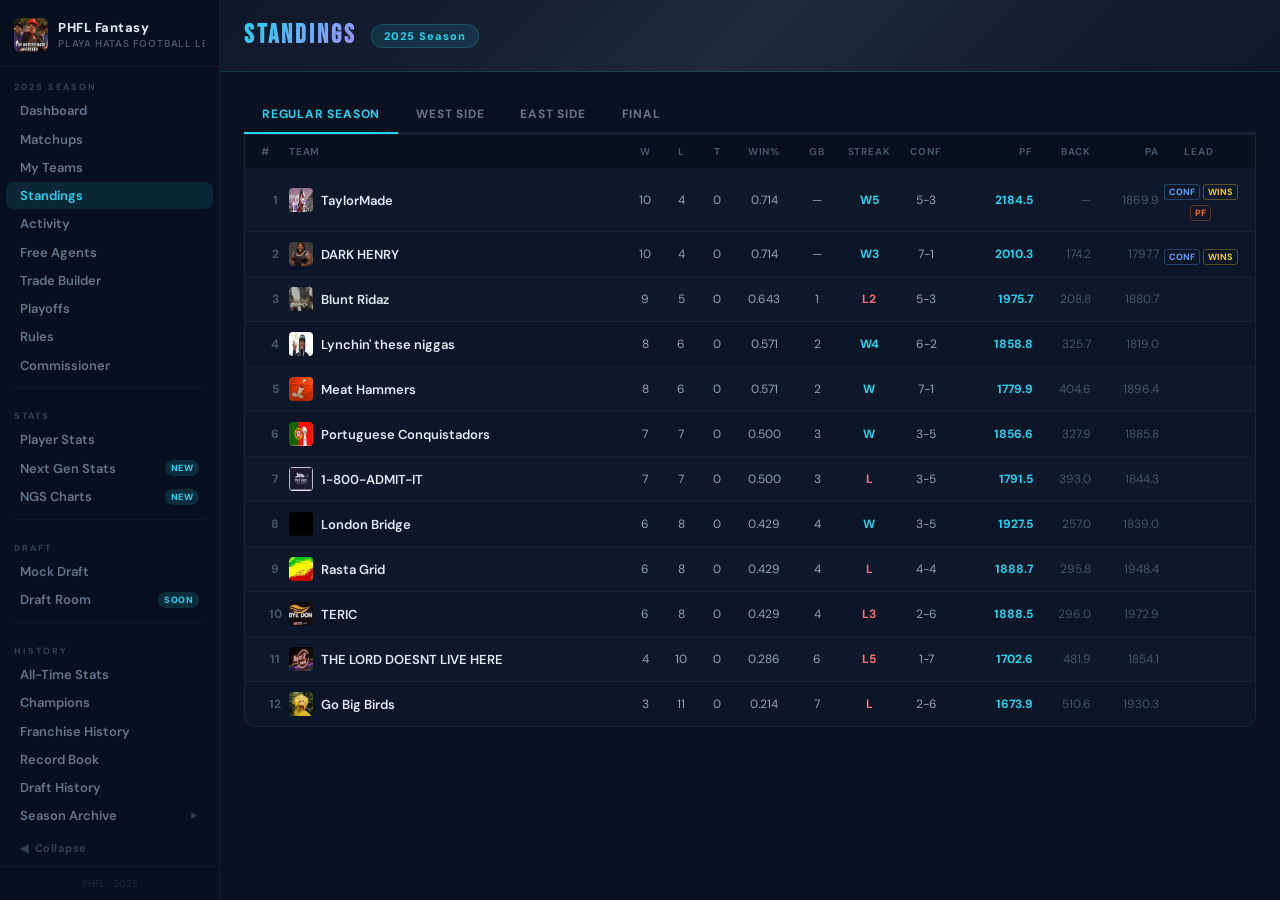
<file: standings.html>
<!DOCTYPE html>
<html lang="en">
<head>
<meta charset="UTF-8">
<meta name="viewport" content="width=device-width, initial-scale=1.0">
  <link rel="manifest" href="manifest.json">
  <meta name="theme-color" content="#22d3ee">
  <meta name="mobile-web-app-capable" content="yes">
  <meta name="apple-mobile-web-app-capable" content="yes">
  <meta name="apple-mobile-web-app-status-bar-style" content="black-translucent">
  <meta name="apple-mobile-web-app-title" content="PHFL Fantasy">
  <link rel="apple-touch-icon" href="team-logo/playahatas-logo.jpg">
<title>Standings — PHFL Fantasy Football</title>
<link href="https://fonts.googleapis.com/css2?family=Bebas+Neue&family=DM+Sans:wght@400;500;600;700;800&display=swap" rel="stylesheet">
<link rel="stylesheet" href="leftnav.css">
<style>
*{margin:0;padding:0;box-sizing:border-box}
body{display:flex;background:#0b1120;color:#e2e8f0;font-family:'DM Sans','Segoe UI',sans-serif;min-height:100vh}
#shell{display:flex;flex:1;min-height:100vh}
#main{flex:1;min-width:0;width:0;overflow-y:auto}
::-webkit-scrollbar{width:6px}::-webkit-scrollbar-track{background:#0f172a}::-webkit-scrollbar-thumb{background:#1e293b;border-radius:3px}
a{color:#22d3ee;text-decoration:none}

/* Header */
.header{background:linear-gradient(135deg,#0f172a,#1e293b,#0f172a);border-bottom:1px solid rgba(34,211,238,0.15);padding:20px 24px;flex-shrink:0}
.header-inner{max-width:1300px;margin:0 auto;display:flex;align-items:center;justify-content:space-between;gap:16px;flex-wrap:wrap}
.header-left{display:flex;align-items:center;gap:14px}
.page-title{font-size:26px;font-weight:800;font-family:'Bebas Neue',sans-serif;letter-spacing:3px;background:linear-gradient(135deg,#22d3ee,#a78bfa);-webkit-background-clip:text;-webkit-text-fill-color:transparent}
.season-badge{background:rgba(34,211,238,0.1);border:1px solid rgba(34,211,238,0.2);color:#22d3ee;font-size:11px;font-weight:800;padding:4px 12px;border-radius:20px;letter-spacing:1px}

/* Page content */
.page-body{max-width:1300px;margin:0 auto;padding:24px}

/* Tabs */
.stand-tabs{display:flex;gap:0;border-bottom:2px solid rgba(255,255,255,0.06);margin-bottom:0;flex-wrap:wrap}
.stand-tab{padding:10px 18px;border:none;background:transparent;color:#64748b;font-size:12px;font-weight:700;cursor:pointer;font-family:'DM Sans',sans-serif;text-transform:uppercase;letter-spacing:.8px;border-bottom:2px solid transparent;margin-bottom:-2px;transition:all .15s}
.stand-tab:hover{color:#94a3b8}
.stand-tab.on{color:#22d3ee;border-bottom-color:#22d3ee}

/* Table */
.table-wrap{overflow-x:auto;margin-top:0;border:1px solid rgba(255,255,255,0.06);border-radius:0 0 12px 12px;background:#0d1529}
.table-inner{min-width:780px}
.t-hdr{display:grid;grid-template-columns:var(--gcols);align-items:center;padding:10px 16px;background:rgba(0,0,0,0.3);border-bottom:1px solid rgba(255,255,255,0.06);font-size:10px;font-weight:700;color:#475569;text-transform:uppercase;letter-spacing:.8px}
.t-row{display:grid;grid-template-columns:var(--gcols);align-items:center;padding:10px 16px;border-bottom:1px solid rgba(255,255,255,0.04);transition:background .1s}
.t-row:last-child{border-bottom:none}
.t-row:hover{background:rgba(255,255,255,0.025)}
.t-row.alt{background:rgba(255,255,255,0.012)}
.t-row.alt:hover{background:rgba(255,255,255,0.025)}

/* Team cell */
.t-team{display:flex;align-items:center;gap:8px;min-width:0}
.t-logo{width:24px;height:24px;object-fit:contain;border-radius:4px;flex-shrink:0}
.t-logo-ph{width:24px;height:24px;border-radius:4px;background:rgba(34,211,238,0.1);color:#22d3ee;display:flex;align-items:center;justify-content:center;font-size:10px;font-weight:800;flex-shrink:0}
.t-name{font-size:13px;font-weight:600;overflow:hidden;text-overflow:ellipsis;white-space:nowrap}

/* Cells */
.c-rank{font-size:12px;font-weight:800;color:#475569;text-align:center}
.c-num{font-size:12px;color:#94a3b8;text-align:center}
.c-pf{font-size:12px;color:#22d3ee;font-weight:700;text-align:right}
.c-dim{font-size:12px;color:#475569;text-align:right}
.c-str-w{font-size:12px;color:#22d3ee;font-weight:700;text-align:center}
.c-str-l{font-size:12px;color:#f87171;font-weight:700;text-align:center}
.c-str-n{font-size:12px;color:#94a3b8;text-align:center}

/* Badges */
.bdg{font-size:9px;font-weight:700;border-radius:3px;padding:1px 4px;margin-left:3px;border:1px solid;display:inline-block}
.bdg-div{color:#60a5fa;border-color:rgba(96,165,250,0.3)}
.bdg-wins{color:#facc15;border-color:rgba(250,204,21,0.3)}
.bdg-pf{color:#f97316;border-color:rgba(249,115,22,0.3)}

/* Conference header */
.div-hdr{font-size:11px;font-weight:800;color:#22d3ee;text-transform:uppercase;letter-spacing:2px;padding:14px 16px 8px;border-bottom:1px solid rgba(34,211,238,0.15);background:rgba(34,211,238,0.03)}

/* Section card */
.section-card{background:#0d1529;border:1px solid rgba(255,255,255,0.06);border-radius:12px;overflow:hidden;margin-bottom:20px}

/* Loading */
.loading{padding:60px;text-align:center;color:#475569;font-size:14px}

/* Final trophy icons */
.fin-icon{font-size:14px;padding-left:4px}
</style>
</head>
<body>
<div id="app">
<nav id="leftnav"></nav>
<div id="main">
<div id="ln-topbar">
  <button id="ln-mobile-btn" onclick="lnToggleMobile()">&#9776;</button>
  <span class="ln-topbar-title">Playa Hatas Football League</span>
</div>
<div class="header">
  <div class="header-inner">
    <div class="header-left">
      <div class="page-title">Standings</div>
      <span class="season-badge">2025 Season</span>
    </div>
  </div>
</div>
<div class="page-body">
  <div id="stnds"><div class="loading">Loading standings…</div></div>
</div>
</div>
</div>

<script>
const SEASON = 2025;
const ACCENT = '#22d3ee';
const CONF_ORDER = ['WEST SIDE','EAST SIDE'];
const BADGE_LABEL = 'CONF';

const FRANCHISE_LOGOS = {
  "1-800-ADMIT-IT":"1800admitit-logo.jpg",
  "Blunt Ridaz":"bluntridaz-logo.jpg",
  "DARK HENRY":"darkhenry-logo.jpg",
  "Go Big Birds":"gobigbirds-logo.png",
  "London Bridge":"londonbridge-logo.jpg",
  "Lynchin":"lynchin-logo.jpg",
  "Meat Hammers":"meathammers-logo.jpg",
  "Playa Hatas":"playahatas-logo.jpg",
  "Portuguese Conquistadors":"portuguese-logo.png",
  "Rasta Grid":"rastagrid-logo.jpg",
  "TERIC":"teric-logo.jpg",
  "THE LORD DOESNT LIVE HERE":"thelorddoesntlivehere-logo.jpg",
  "TaylorMade":"taylormade-logo.jpg"
};

function tLogo(name){
  if(!name) return '';
  if(FRANCHISE_LOGOS[name]) return `team-logo/${FRANCHISE_LOGOS[name]}`;
  const lower=name.toLowerCase();
  for(const[k,v] of Object.entries(FRANCHISE_LOGOS)){
    if(lower.includes(k.toLowerCase().split(' ')[0].replace(/[^a-z0-9]/g,''))) return `team-logo/${v}`;
  }
  return '';
}
function tLogoImg(name){
  const src=tLogo(name);
  return src
    ?`<img src="${src}" class="t-logo" alt="" onerror="this.style.display='none'">`
    :`<div class="t-logo-ph">${(name||'?')[0]}</div>`;
}

let D={matchups:[],divs:[],playoffGames:[]};
let DIVS={};
let stTab='regular';

async function loadAll(){
  const [matchups,divs,playoffGames]=await Promise.all([
    fetch('data/matchups.json').then(r=>r.json()),
    fetch('data/divisions.json').then(r=>r.json()).catch(()=>[]),
    fetch('data/playoff_games.json').then(r=>r.json()).catch(()=>[])
  ]);
  D.matchups=matchups.filter(m=>m.season===SEASON);
  D.divs=(divs||[]).filter(d=>d.season===SEASON);
  D.divs.forEach(d=>{DIVS[d.team_name]=d.division;});
  D.playoffGames=(Array.isArray(playoffGames)?playoffGames:[]).filter(g=>g.season===SEASON);
  render();
}

// ── Compute regular-season records from matchups ──
function getRegStats(){
  const reg=D.matchups.filter(m=>m.matchup_type==='regular');
  const rec={};
  reg.forEach(m=>{
    const{team1_name:a,team1_score:as_,team2_name:b,team2_score:bs_}=m;
    if(!rec[a])rec[a]={w:0,l:0,t:0,pf:0,pa:0,cw:0,cl:0,ct:0};
    if(!rec[b])rec[b]={w:0,l:0,t:0,pf:0,pa:0,cw:0,cl:0,ct:0};
    rec[a].pf+=as_||0; rec[b].pf+=bs_||0;
    rec[a].pa+=bs_||0; rec[b].pa+=as_||0;
    const sd=DIVS[a]&&DIVS[a]===DIVS[b];
    if((as_||0)>(bs_||0)){rec[a].w++;rec[b].l++;if(sd){rec[a].cw++;rec[b].cl++;}}
    else if((bs_||0)>(as_||0)){rec[b].w++;rec[a].l++;if(sd){rec[b].cw++;rec[a].cl++;}}
    else{rec[a].t++;rec[b].t++;if(sd){rec[a].ct++;rec[b].ct++;}}
  });
  // streak
  const streak={};
  Object.keys(rec).forEach(t=>{
    const tg=reg.filter(m=>m.team1_name===t||m.team2_name===t).sort((a,b)=>a.week-b.week);
    if(!tg.length){streak[t]='—';return;}
    let last=null,cnt=0;
    tg.forEach(m=>{
      const s1=m.team1_score||0,s2=m.team2_score||0;
      const r=(m.team1_name===t?s1>s2:s2>s1)?'W':(m.team1_name===t?s1<s2:s2<s1)?'L':'T';
      if(r===last)cnt++;else cnt=1;last=r;
    });
    streak[t]=(last||'—')+(cnt>1?cnt:'');
  });
  const sorted=Object.keys(rec).sort((a,b)=>(rec[b].w-rec[a].w)||(rec[b].pf-rec[a].pf));
  return{rec,streak,sorted};
}

// ── Final standings from playoff_games ──
function getFinalStandings(){
  const wG=D.playoffGames.filter(g=>g.bracket==='playoff');
  const cG=D.playoffGames.filter(g=>g.bracket==='consolation');
  if(!wG.length)return[];
  const maxWR=Math.max(...wG.map(g=>g.round)),picks={};
  wG.filter(g=>g.round===maxWR).forEach(g=>{
    const loser=g.winner===g.team1?g.team2:g.team1;
    const n=(g.round_name||'').toLowerCase();
    if(n.includes('champ')){picks[g.winner]=12;picks[loser]=11;}
    else{picks[g.winner]=10;picks[loser]=9;}
  });
  const maxCR=cG.length?Math.max(...cG.map(g=>g.round)):0;
  if(maxCR)cG.filter(g=>g.round===maxCR).forEach(g=>{
    const loser=g.winner===g.team1?g.team2:g.team1;
    const n=(g.round_name||'').toLowerCase();
    if(n.includes('booty')){picks[g.winner]=4;picks[loser]=3;}
    else{picks[g.winner]=2;picks[loser]=1;}
  });
  const r1L=new Set(wG.filter(g=>g.round===1).map(g=>g.winner===g.team1?g.team2:g.team1));
  const allWks=[...new Set(D.matchups.filter(m=>m.matchup_type==='playoff').map(m=>m.week))].sort((a,b)=>a-b);
  const lbRds=[];let lbR1W=new Set();
  for(const wk of allWks){
    if(lbRds.length>=maxWR-1)break;
    const gms=D.matchups.filter(m=>m.week===wk&&m.matchup_type==='playoff'&&r1L.has(m.team1_name)&&r1L.has(m.team2_name));
    if(!gms.length)continue;
    const mp=gms.map(g=>({t1:g.team1_name,t2:g.team2_name,w:g.team1_score>g.team2_score?g.team1_name:g.team2_name}));
    if(!lbRds.length)mp.forEach(g=>lbR1W.add(g.w));
    lbRds.push(mp);
  }
  if(lbRds.length){
    lbRds[lbRds.length-1].forEach(g=>{
      const f=lbR1W.has(g.t1)&&lbR1W.has(g.t2);
      const loser=g.w===g.t1?g.t2:g.t1;
      picks[g.w]=f?5:7;picks[loser]=f?6:8;
    });
  }
  return Object.entries(picks).sort((a,b)=>b[1]-a[1]).map(([team,pick])=>({team,pick}));
}

// ── Render ──
function render(){
  const{rec,streak,sorted}=getRegStats();
  if(!sorted.length){
    document.getElementById('stnds').innerHTML='<div class="loading">No standings data available.</div>';
    return;
  }

  const lgLdr=sorted[0];
  const lgLdrW=rec[lgLdr].w,lgLdrL=rec[lgLdr].l,lgLdrPF=rec[lgLdr].pf;
  const leagueMaxW=lgLdrW,leagueMaxPF=lgLdrPF;

  // Conference groups (sorted by wins/PF already)
  const confGroups={};
  sorted.forEach(t=>{const d=DIVS[t];if(d)(confGroups[d]=confGroups[d]||[]).push(t);});
  const confLeaderSet=new Set(Object.values(confGroups).map(g=>g[0]).filter(Boolean));
  const confNames=CONF_ORDER.filter(d=>confGroups[d]);

  function gbStr(t,ldrW,ldrL){
    const gb=((ldrW-rec[t].w)+(rec[t].l-ldrL))/2;
    return gb<=0?'—':gb%1===0?String(gb):gb.toFixed(1);
  }
  function backStr(t,ldrPF){
    const bk=ldrPF-rec[t].pf;
    return bk<=0?'—':bk.toFixed(1);
  }
  function badges(t,isConfLdr){
    let b='';
    if(isConfLdr)b+=`<span class="bdg bdg-div">${BADGE_LABEL}</span>`;
    if(rec[t].w===leagueMaxW)b+=`<span class="bdg bdg-wins">WINS</span>`;
    if(rec[t].pf===leagueMaxPF)b+=`<span class="bdg bdg-pf">PF</span>`;
    return b;
  }
  function strClass(sc){
    return sc.startsWith('W')?'c-str-w':sc.startsWith('L')?'c-str-l':'c-str-n';
  }

  const GCOLS='28px 1fr 36px 36px 36px 58px 48px 56px 58px 78px 58px 68px 80px';

  function hdr(){
    return`<div class="t-hdr" style="--gcols:${GCOLS}">
      <div>#</div><div>Team</div>
      <div style="text-align:center">W</div><div style="text-align:center">L</div><div style="text-align:center">T</div>
      <div style="text-align:center">Win%</div><div style="text-align:center">GB</div>
      <div style="text-align:center">Streak</div><div style="text-align:center">${BADGE_LABEL}</div>
      <div style="text-align:right">PF</div><div style="text-align:right">Back</div>
      <div style="text-align:right">PA</div><div style="text-align:center">Lead</div>
    </div>`;
  }

  function row(t,rank,ldrW,ldrL,ldrPF,isConfLdr,i){
    const r=rec[t];
    const gm=r.w+r.l+r.t;
    const pct=gm>0?(r.w/gm).toFixed(3):'—';
    const dRec=`${r.cw}-${r.cl}${r.ct>0?'-'+r.ct:''}`;
    const sc=streak[t]||'—';
    return`<div class="t-row${i%2?'':' alt'}" style="--gcols:${GCOLS}">
      <div class="c-rank">${rank}</div>
      <div class="t-team">${tLogoImg(t)}<span class="t-name">${t}</span></div>
      <div class="c-num">${r.w}</div><div class="c-num">${r.l}</div><div class="c-num">${r.t}</div>
      <div class="c-num">${pct}</div>
      <div class="c-num">${gbStr(t,ldrW,ldrL)}</div>
      <div class="${strClass(sc)}">${sc}</div>
      <div class="c-num">${dRec}</div>
      <div class="c-pf">${r.pf>0?r.pf.toFixed(1):'—'}</div>
      <div class="c-dim">${backStr(t,ldrPF)}</div>
      <div class="c-dim">${r.pa>0?r.pa.toFixed(1):'—'}</div>
      <div style="text-align:center">${badges(t,isConfLdr)}</div>
    </div>`;
  }

  // Tabs
  const tabDefs=[{k:'regular',l:'Regular Season'},...confNames.map(d=>({k:d,l:d})),{k:'final',l:'Final'}];
  let tabs=`<div class="stand-tabs">`;
  tabDefs.forEach(({k,l})=>{
    tabs+=`<button class="stand-tab${stTab===k?' on':''}" onclick="setTab('${k}')">${l}</button>`;
  });
  tabs+=`</div>`;

  let body='';

  if(stTab==='final'){
    const fRows=getFinalStandings();
    if(!fRows.length){
      body='<div class="loading">No playoff data yet.</div>';
    } else {
      body=`<div class="table-wrap"><div class="table-inner">${hdr()}`;
      fRows.forEach(({team,pick},i)=>{
        const r=rec[team]||{w:0,l:0,t:0,pf:0,pa:0,cw:0,cl:0,ct:0};
        const gm=r.w+r.l+r.t;
        const pct=gm>0?(r.w/gm).toFixed(3):'—';
        const dRec=`${r.cw}-${r.cl}${r.ct>0?'-'+r.ct:''}`;
        const sc=streak[team]||'—';
        const finIcon=pick===12?'🏆':pick===1?'💩':'';
        body+=`<div class="t-row${i%2?'':' alt'}" style="--gcols:${GCOLS}">
          <div class="c-rank">${i+1}</div>
          <div class="t-team">${tLogoImg(team)}<span class="t-name">${team}</span></div>
          <div class="c-num">${r.w}</div><div class="c-num">${r.l}</div><div class="c-num">${r.t}</div>
          <div class="c-num">${pct}</div>
          <div class="c-num">—</div>
          <div class="${strClass(sc)}">${sc}</div>
          <div class="c-num">${dRec}</div>
          <div class="c-pf">${r.pf>0?r.pf.toFixed(1):'—'}</div>
          <div class="c-dim">—</div>
          <div class="c-dim">${r.pa>0?r.pa.toFixed(1):'—'}</div>
          <div class="fin-icon">${finIcon}</div>
        </div>`;
      });
      body+=`</div></div>`;
    }
  } else if(stTab==='regular'){
    body=`<div class="table-wrap"><div class="table-inner">${hdr()}`;
    sorted.forEach((t,i)=>{
      body+=row(t,i+1,lgLdrW,lgLdrL,lgLdrPF,confLeaderSet.has(t),i);
    });
    body+=`</div></div>`;
  } else {
    // Conference view
    const confTeams=confGroups[stTab]||[];
    const clt=confTeams[0];
    const cldrW=clt?rec[clt].w:0,cldrL=clt?rec[clt].l:0,cldrPF=clt?rec[clt].pf:0;
    body=`<div class="table-wrap"><div class="table-inner">${hdr()}`;
    confTeams.forEach((t,i)=>{
      body+=row(t,i+1,cldrW,cldrL,cldrPF,i===0,i);
    });
    body+=`</div></div>`;
  }

  document.getElementById('stnds').innerHTML=tabs+body;
}

function setTab(t){stTab=t;render();}

loadAll();
</script>
<script src="leftnav.js"></script>
<script>initLeftNav('standings.html', {leagueName:'PHFL Fantasy',leagueSub:'Playa Hatas Football League',logo:'team-logo/playahatas-logo.jpg',footerText:'PHFL &middot; 2025'});</script>
<script>
if ('serviceWorker' in navigator) {
  window.addEventListener('load', () => {
    navigator.serviceWorker.register('./sw.js').catch(() => {});
  });
}
</script>
</body>
</html>
</file>
<file: leftnav.css>
/* ===== SHARED LEFT NAV — SBT Dashboard ===== */

/* Base layout */
body{display:flex;min-height:100vh;overflow-x:hidden}
#app{display:flex;flex:1;min-height:100vh}

/* Nav shell */
#leftnav{width:220px;flex-shrink:0;background:#080f1e;border-right:1px solid rgba(255,255,255,0.06);display:flex;flex-direction:column;height:100vh;overflow-y:auto;overflow-x:hidden;position:sticky;top:0;transition:width .2s}

/* Brand */
.ln-brand{padding:18px 14px 14px;display:flex;align-items:center;gap:10px;border-bottom:1px solid rgba(255,255,255,0.05);flex-shrink:0;min-width:0}
.ln-logo{width:34px;height:34px;object-fit:cover;border-radius:6px;flex-shrink:0}
.ln-brand-text{min-width:0;overflow:hidden}
.ln-league-name{font-size:13px;font-weight:800;color:#e2e8f0;letter-spacing:.5px;line-height:1.2;white-space:nowrap;overflow:hidden;text-overflow:ellipsis}
.ln-league-sub{font-size:10px;color:#475569;font-weight:600;letter-spacing:.8px;text-transform:uppercase;margin-top:1px;white-space:nowrap}

/* Section headers */
.ln-section{padding:14px 14px 3px;font-size:9px;font-weight:800;letter-spacing:2px;text-transform:uppercase;color:#334155;white-space:nowrap;line-height:1.4}

/* Nav items */
.ln-item{display:flex;align-items:center;gap:10px;padding:9px 14px;margin:1px 6px;border-radius:8px;text-decoration:none;color:#64748b;font-size:13px;font-weight:600;transition:all .15s;cursor:pointer;user-select:none;border:none;background:none;width:calc(100% - 12px);font-family:'DM Sans',sans-serif;text-align:left;white-space:nowrap;overflow:hidden}
.ln-item:hover{background:rgba(255,255,255,0.04);color:#94a3b8}
.ln-item.active{background:rgba(34,211,238,0.12);color:#22d3ee}
.ln-item.hist{color:#64748b}
.ln-item.hist:hover{background:rgba(255,255,255,0.04);color:#94a3b8}
.ln-item.hist.active{background:rgba(167,139,250,0.12);color:#a78bfa}

.ln-icon{font-size:15px;width:18px;text-align:center;flex-shrink:0;color:#334155;transition:color .15s}
.ln-item:hover .ln-icon,.ln-item.active .ln-icon{color:inherit}
.ln-badge{margin-left:auto;background:rgba(34,211,238,0.15);color:#22d3ee;font-size:9px;font-weight:800;padding:2px 6px;border-radius:20px;letter-spacing:.5px;flex-shrink:0}
.ln-chev{margin-left:auto;font-size:10px;color:#334155;transition:transform .2s;flex-shrink:0}

/* Sub-items (archive years) */
.ln-sub{display:flex;align-items:center;padding:7px 14px 7px 44px;margin:1px 6px;border-radius:7px;text-decoration:none;color:#475569;font-size:12px;font-weight:600;transition:all .15s;cursor:pointer;white-space:nowrap;overflow:hidden}
.ln-sub:hover{background:rgba(255,255,255,0.03);color:#64748b}
.ln-sub.active{color:#a78bfa;background:rgba(167,139,250,0.06)}

/* Divider */
.ln-divider{height:1px;background:rgba(255,255,255,0.04);margin:8px 14px;flex-shrink:0}

/* Spacer + footer */
.ln-spacer{flex:1}
#ln-collapse-btn{display:flex;align-items:center;gap:6px;padding:9px 14px;margin:2px 6px;border-radius:8px;border:none;background:none;color:#334155;font-size:11px;font-weight:700;font-family:'DM Sans',sans-serif;cursor:pointer;letter-spacing:.5px;transition:all .15s;width:calc(100% - 12px);flex-shrink:0;white-space:nowrap;overflow:hidden}
#ln-collapse-btn:hover{background:rgba(255,255,255,0.03);color:#64748b}
.ln-footer{padding:10px 14px;border-top:1px solid rgba(255,255,255,0.04);font-size:10px;color:#1e293b;text-align:center;flex-shrink:0;white-space:nowrap;overflow:hidden}

/* ===== TEAM LIST (team.html only) ===== */
.ln-team-section{padding:10px 14px 4px;font-size:9px;font-weight:800;letter-spacing:2px;text-transform:uppercase;color:#334155}
.team-item{display:flex;align-items:center;gap:8px;padding:8px 12px;margin:1px 6px;border-radius:8px;cursor:pointer;transition:background .12s}
.team-item:hover{background:rgba(255,255,255,0.04)}
.team-item.active{background:rgba(34,211,238,0.1)}
.team-item-logo{width:28px;height:28px;object-fit:contain;border-radius:4px;flex-shrink:0}
.team-item-logo-ph{width:28px;height:28px;border-radius:6px;background:rgba(34,211,238,0.1);color:#22d3ee;display:flex;align-items:center;justify-content:center;font-size:12px;font-weight:800;flex-shrink:0}
.team-item-info{min-width:0;flex:1;overflow:hidden}
.team-item-name{font-size:11px;font-weight:700;color:#94a3b8;white-space:nowrap;overflow:hidden;text-overflow:ellipsis}
.team-item.active .team-item-name{color:#22d3ee}
.team-item-record{font-size:10px;color:#334155;white-space:nowrap}
.team-item-pts{font-size:12px;font-weight:800;font-family:'Bebas Neue',sans-serif;color:#475569;flex-shrink:0}

/* ===== COLLAPSED STATE ===== */
body.nav-col #leftnav{width:52px}
body.nav-col .ln-brand{padding:12px 8px;justify-content:center}
body.nav-col .ln-logo{width:30px;height:30px}
body.nav-col .ln-brand-text{display:none}
body.nav-col .ln-section{opacity:0;padding:6px 0}
body.nav-col .ln-item{justify-content:center;padding:10px 4px;margin:2px 3px;width:calc(100% - 6px)}
body.nav-col .ln-item>span{display:none}
body.nav-col .ln-badge{display:none}
body.nav-col .ln-chev{display:none}
body.nav-col .ln-sub{display:none}
body.nav-col .ln-divider{margin:5px 6px}
body.nav-col #ln-collapse-btn{justify-content:center;padding:10px 4px;width:calc(100% - 6px)}
body.nav-col #ln-collapse-btn>span:last-child{display:none}
body.nav-col .ln-footer{display:none}
body.nav-col .ln-team-section{display:none}
body.nav-col .team-item{padding:8px 4px;margin:2px 3px;justify-content:center}
body.nav-col .team-item-info,.team-item-pts{display:none}
body.nav-col .team-item-logo,.team-item-logo-ph{width:30px;height:30px}

/* ===== MOBILE TOP BAR ===== */
#ln-topbar{display:none;background:#080f1e;border-bottom:1px solid rgba(255,255,255,0.06);padding:10px 16px;align-items:center;gap:12px;flex-shrink:0}
#ln-mobile-btn{background:rgba(255,255,255,0.06);border:1px solid rgba(255,255,255,0.08);color:#94a3b8;padding:6px 12px;border-radius:8px;cursor:pointer;font-size:12px;font-weight:700;font-family:'DM Sans',sans-serif}
.ln-topbar-title{font-size:13px;font-weight:700;color:#475569}

/* ===== NAV OVERLAY (backdrop when mobile nav open) ===== */
#ln-overlay{display:none;position:fixed;inset:0;background:rgba(0,0,0,0.55);z-index:150;-webkit-tap-highlight-color:transparent}
#ln-overlay.show{display:block}

/* ===== BOTTOM TAB NAV ===== */
#bottom-nav{display:none;position:fixed;bottom:0;left:0;right:0;z-index:300;background:#080f1e;border-top:1px solid rgba(255,255,255,0.1);padding-bottom:env(safe-area-inset-bottom,0px)}
.bn-tab{flex:1;display:flex;flex-direction:column;align-items:center;justify-content:center;padding:10px 4px 8px;text-decoration:none;color:#475569;border:none;background:none;cursor:pointer;font-family:'DM Sans',sans-serif;gap:3px;transition:color .15s;-webkit-tap-highlight-color:transparent;min-height:56px}
.bn-tab svg{width:22px;height:22px;stroke:currentColor;fill:none;stroke-width:2;stroke-linecap:round;stroke-linejoin:round;flex-shrink:0;transition:stroke .15s}
.bn-label{font-size:10px;font-weight:700;letter-spacing:.3px;white-space:nowrap}
.bn-tab.active{color:#22d3ee}
.bn-tab:not(.active):active{color:#64748b}

/* ===== MOBILE BREAKPOINT ===== */
@media(max-width:700px){
  body{flex-direction:column;padding-bottom:calc(60px + env(safe-area-inset-bottom,0px))}
  #leftnav{position:fixed;left:0;top:0;bottom:0;z-index:200;transform:translateX(-100%);transition:transform .25s;width:260px !important;height:100vh;padding-bottom:calc(60px + env(safe-area-inset-bottom,0px))}
  #leftnav.open{transform:translateX(0)}
  #ln-topbar{display:flex;justify-content:center;padding:12px 16px}
  #ln-mobile-btn{display:none}
  .ln-topbar-title{font-size:14px;font-weight:800;color:#94a3b8;letter-spacing:.3px}
  #app{flex-direction:column}
  body.nav-col #leftnav{width:260px !important;transform:translateX(-100%)}
  #bottom-nav{display:flex}
}
</file>
